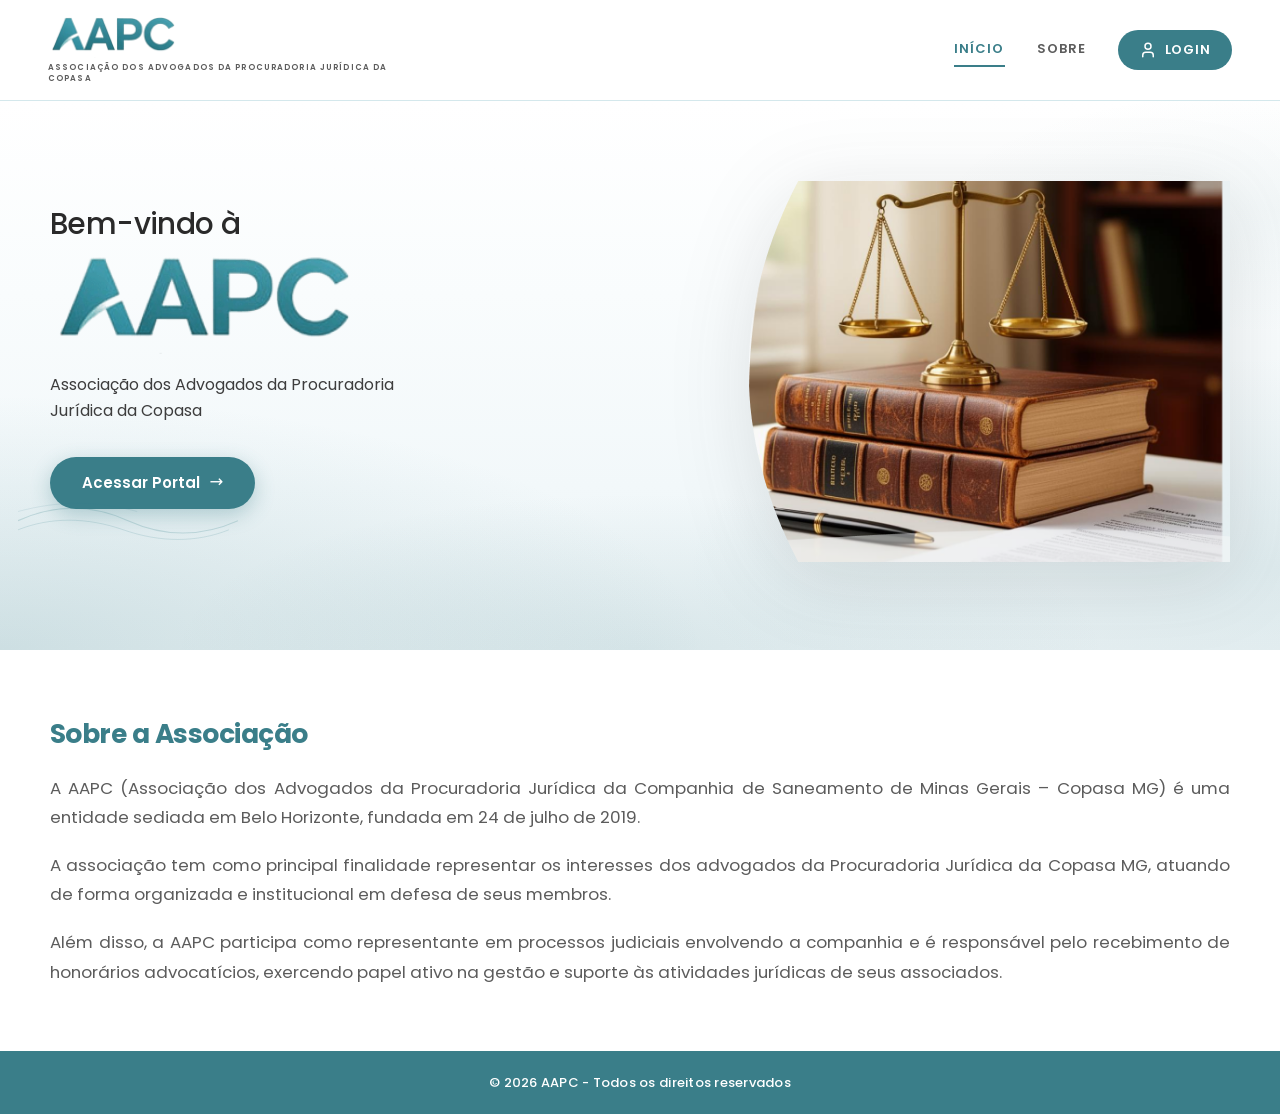
<file: Codigo/index.html>
<!DOCTYPE html>
<html lang="pt-BR">
  <head>
    <meta charset="UTF-8" />
    <meta name="viewport" content="width=device-width, initial-scale=1.0" />
    <title>AAPC — Início</title>
    <link rel="preconnect" href="https://fonts.googleapis.com" />
    <link rel="preconnect" href="https://fonts.gstatic.com" crossorigin />
    <link
      href="https://fonts.googleapis.com/css2?family=Poppins:wght@400;500;600;700&display=swap"
      rel="stylesheet"
    />
    <link rel="stylesheet" href="styles.css" />
  </head>
  <body>
    <svg
      class="hero__clip-defs"
      aria-hidden="true"
      focusable="false"
      width="0"
      height="0"
    >
      <defs>
        <clipPath id="heroPhotoWave" clipPathUnits="objectBoundingBox">
          <path
            d="M0.15,0 C0.02,0.33 0.02,0.67 0.15,1 L1,1 L1,0 Z"
          />
        </clipPath>
      </defs>
    </svg>
    <header class="navbar">
      <a class="navbar__brand" href="#inicio" aria-label="Ir para o início">
        <img
          class="navbar__logo-img"
          src="assets/logo2.png"
          alt="AAPC"
          width="200"
          height="56"
          decoding="async"
        />
        <span class="navbar__tagline"
          >Associação dos Advogados da Procuradoria Jurídica da Copasa</span
        >
      </a>
      <nav class="navbar__actions" aria-label="Principal">
        <a class="navbar__link navbar__link--active" href="#inicio">INÍCIO</a>
        <a class="navbar__link" href="#sobre">SOBRE</a>
        <a class="navbar__login" href="login.html">
          <svg
            class="navbar__login-icon"
            xmlns="http://www.w3.org/2000/svg"
            width="18"
            height="18"
            viewBox="0 0 24 24"
            fill="none"
            stroke="currentColor"
            stroke-width="2"
            stroke-linecap="round"
            stroke-linejoin="round"
            aria-hidden="true"
          >
            <path d="M19 21v-2a4 4 0 0 0-4-4H9a4 4 0 0 0-4 4v2" />
            <circle cx="12" cy="7" r="4" />
          </svg>
          LOGIN
        </a>
      </nav>
    </header>

    <div class="page-content">
      <main>
        <section class="hero" id="inicio" aria-labelledby="hero-title">
          <div class="hero__wave" aria-hidden="true"></div>
          <div class="hero__inner">
            <div class="hero__copy">
              <div class="hero__lines" aria-hidden="true"></div>
              <p class="hero__welcome">Bem-vindo à</p>
              <h1 class="hero__title" id="hero-title">
                <img
                  class="hero__logo-img"
                  src="assets/logo2.png"
                  alt="AAPC"
                  width="400"
                  height="112"
                  decoding="async"
                />
              </h1>
              <p class="hero__subtitle">
                Associação dos Advogados da Procuradoria Jurídica da Copasa
              </p>
              <a class="hero__cta" id="acesso" href="login.html">
                Acessar Portal
                <span class="hero__cta-arrow" aria-hidden="true">→</span>
              </a>
            </div>
            <div class="hero__media">
              <img
                class="hero__img"
                src="assets/hero-legal.png"
                alt="Balança da justiça sobre livros jurídicos, com caneta e documentos em ambiente de escritório"
                width="640"
                height="480"
                loading="lazy"
                decoding="async"
              />
            </div>
          </div>
        </section>

        <section id="sobre" class="about">
          <div class="about__inner">
            <h2 class="about__title">Sobre a Associação</h2>
            <p class="about__text">
              A AAPC (Associação dos Advogados da Procuradoria Jurídica da
              Companhia de Saneamento de Minas Gerais – Copasa MG) é uma entidade
              sediada em Belo Horizonte, fundada em 24 de julho de 2019.
            </p>
            <p class="about__text">
              A associação tem como principal finalidade representar os interesses
              dos advogados da Procuradoria Jurídica da Copasa MG, atuando de forma
              organizada e institucional em defesa de seus membros.
            </p>
            <p class="about__text">
              Além disso, a AAPC participa como representante em processos judiciais
              envolvendo a companhia e é responsável pelo recebimento de honorários
              advocatícios, exercendo papel ativo na gestão e suporte às
              atividades jurídicas de seus associados.
            </p>
          </div>
        </section>
      </main>
    </div>

    <footer class="footer">
      <p class="footer__text">© 2026 AAPC - Todos os direitos reservados</p>
    </footer>
  </body>
</html>
</file>
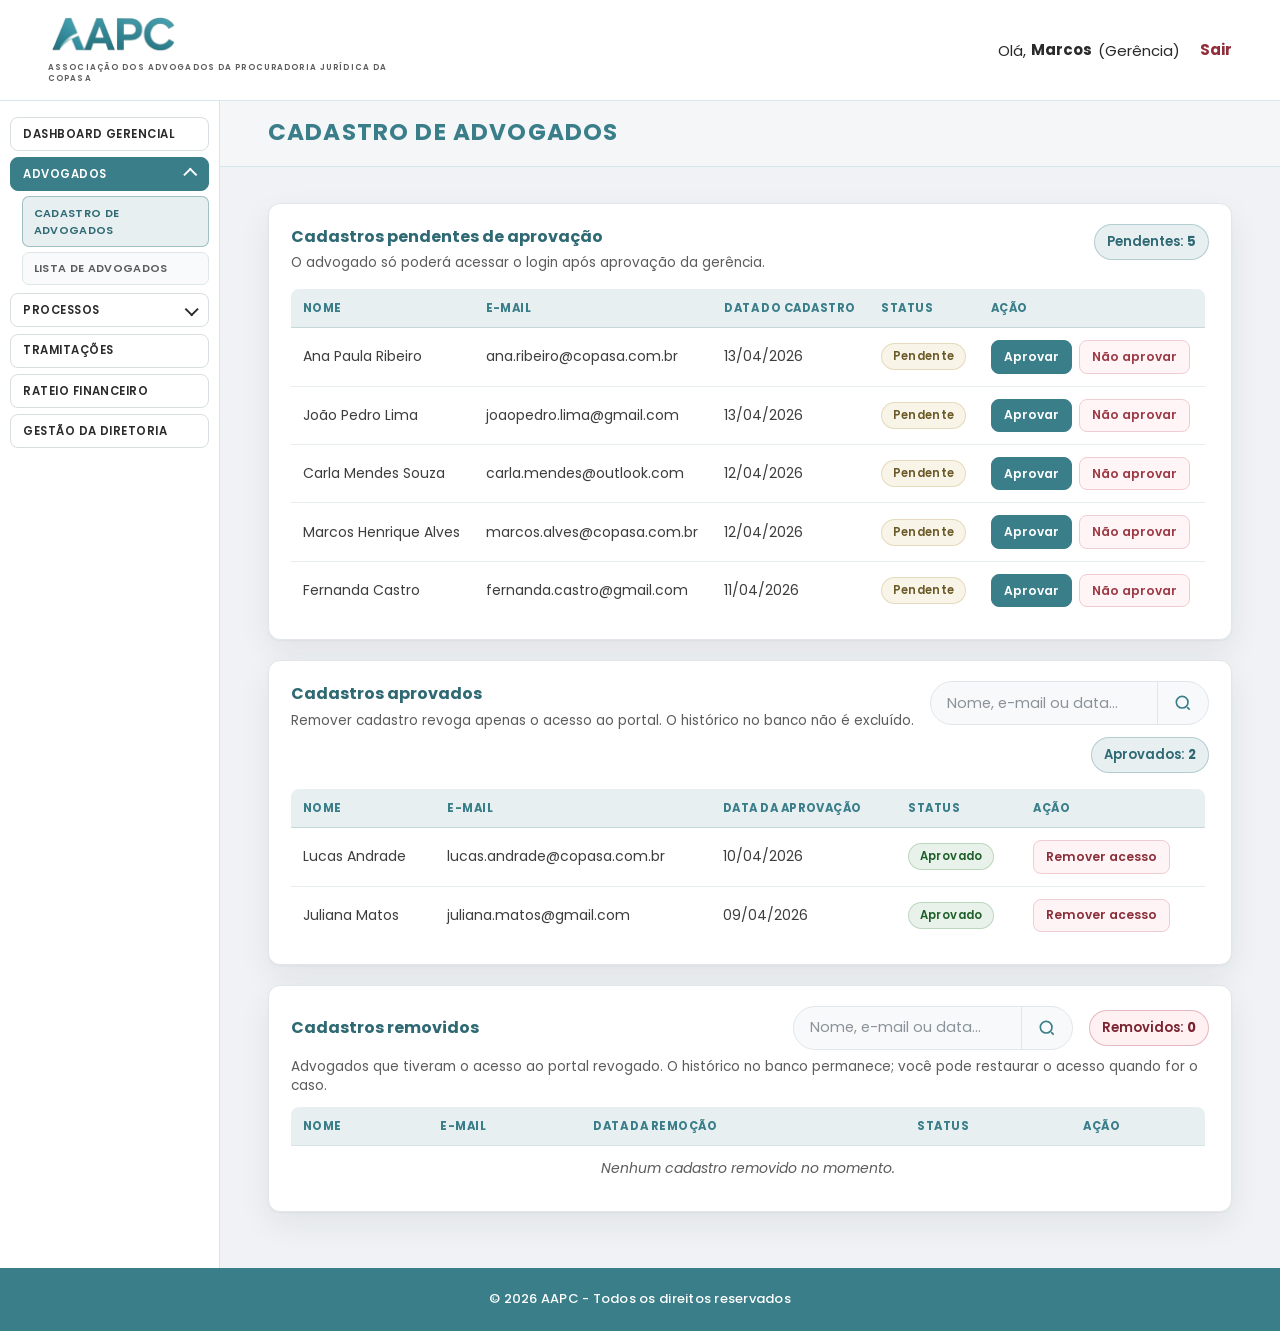
<file: Codigo/cadastro_advogado.html>
<!DOCTYPE html>
<html lang="pt-BR">
  <head>
    <meta charset="UTF-8" />
    <meta name="viewport" content="width=device-width, initial-scale=1.0" />
    <title>AAPC — Aprovação de cadastro de advogados</title>
    <link rel="preconnect" href="https://fonts.googleapis.com" />
    <link rel="preconnect" href="https://fonts.gstatic.com" crossorigin />
    <link
      href="https://fonts.googleapis.com/css2?family=Poppins:wght@400;500;600;700&display=swap"
      rel="stylesheet"
    />
    <link rel="stylesheet" href="styles.css" />
  </head>
  <body>
    <header class="navbar">
      <a class="navbar__brand" href="index.html#inicio" aria-label="Ir para o início">
        <img
          class="navbar__logo-img"
          src="assets/logo2.png"
          alt="AAPC"
          width="200"
          height="56"
          decoding="async"
        />
        <span class="navbar__tagline"
          >Associação dos Advogados da Procuradoria Jurídica da Copasa</span
        >
      </a>
      <nav class="navbar__userbar" aria-label="Sessão do usuário">
        <div class="navbar__session">
          <div class="navbar__greeting">
            Olá,
            <span class="navbar__dropdown">
              <button
                type="button"
                class="navbar__name-btn"
                id="user-menu-btn"
                aria-expanded="false"
                aria-haspopup="true"
                aria-controls="user-menu-panel"
              >
                <span class="navbar__user-name">Marcos</span>
              </button>
              <div
                class="navbar__dropdown-panel"
                id="user-menu-panel"
                role="menu"
                hidden
              >
                <div class="navbar__dropdown-email" role="none">
                  <span class="navbar__dropdown-label">E-mail</span>
                  <span class="navbar__dropdown-value"
                    >marcos.silva@copasa.com.br</span
                  >
                </div>
                <a class="navbar__dropdown-item" href="#" role="menuitem"
                  >Alterar dados</a
                >
                <a
                  class="navbar__dropdown-item navbar__dropdown-item--logout"
                  href="login.html"
                  role="menuitem"
                  >Sair</a
                >
              </div>
            </span>
            <span class="navbar__user-role">(Gerência)</span>
          </div>
          <a class="navbar__logout" href="login.html">Sair</a>
        </div>
      </nav>
    </header>

    <div class="page-content dashboard-layout">
      <aside class="dashboard-sidebar" aria-label="Navegação do portal">
        <nav class="dashboard-tabs" aria-label="Módulos do portal">
          <a class="dashboard-tabs__tab" href="dashboard_gerencial.html"
            >Dashboard gerencial</a
          >
          <div class="dashboard-nav-group dashboard-nav-group--advogados is-open">
            <button
              type="button"
              class="dashboard-tabs__tab dashboard-tabs__trigger dashboard-tabs__tab--active"
              aria-expanded="true"
              aria-current="page"
              aria-controls="submenu-advogados"
            >
              Advogados
            </button>
            <div class="dashboard-subtabs" id="submenu-advogados">
              <a
                class="dashboard-subtabs__item dashboard-subtabs__item--active"
                href="cadastro_advogado.html"
                aria-current="page"
                >Cadastro de advogados</a
              >
              <a class="dashboard-subtabs__item" href="lista_advogados.html"
                >Lista de advogados</a
              >
            </div>
          </div>
          <div class="dashboard-nav-group dashboard-nav-group--processos">
            <button
              type="button"
              class="dashboard-tabs__tab dashboard-tabs__trigger"
              aria-expanded="false"
              aria-controls="submenu-processos"
            >
              Processos
            </button>
            <div class="dashboard-subtabs" id="submenu-processos" hidden>
              <a class="dashboard-subtabs__item" href="cadastro_processo.html"
                >Cadastro de processo</a
              >
              <a class="dashboard-subtabs__item" href="processos.html"
                >Lista de processos</a
              >
            </div>
          </div>
          <a class="dashboard-tabs__tab" href="tramitacoes.html">Tramitações</a>
          <a class="dashboard-tabs__tab" href="#">Rateio financeiro</a>
          <a class="dashboard-tabs__tab" href="gestao_diretoria.html"
            >Gestão da diretoria</a
          >
        </nav>
      </aside>

      <div class="dashboard-shell">
        <div class="dashboard-pagehead">
          <div class="dashboard-pagehead__inner">
            <h1 class="dashboard-pagehead__title">Cadastro de advogados</h1>
          </div>
        </div>

        <main class="dashboard-main" id="conteudo-principal">
          <div class="dashboard-main__inner">
            <article class="dashboard-card cadastro-aprovacao-panel">
              <header class="cadastro-aprovacao-head">
                <div>
                  <h2 class="cadastro-aprovacao-head__title">Cadastros pendentes de aprovação</h2>
                  <p class="cadastro-aprovacao-head__text">
                    O advogado só poderá acessar o login após aprovação da gerência.
                  </p>
                </div>
                <p class="cadastro-aprovacao-head__count">
                  Pendentes: <strong id="pendentes-count">5</strong>
                </p>
              </header>

              <div class="dashboard-table-wrap">
                <table class="dashboard-table cadastro-aprovacao-table">
                  <thead>
                    <tr>
                      <th scope="col">Nome</th>
                      <th scope="col">E-mail</th>
                      <th scope="col">Data do cadastro</th>
                      <th scope="col">Status</th>
                      <th scope="col">Ação</th>
                    </tr>
                  </thead>
                  <tbody id="cadastro-aprovacao-body">
                    <tr>
                      <td>Ana Paula Ribeiro</td>
                      <td>ana.ribeiro@copasa.com.br</td>
                      <td>13/04/2026</td>
                      <td><span class="cadastro-status cadastro-status--pendente">Pendente</span></td>
                      <td>
                        <div class="cadastro-acoes">
                          <button type="button" class="cadastro-btn cadastro-btn--aprovar" data-acao="aprovar">
                            Aprovar
                          </button>
                          <button type="button" class="cadastro-btn cadastro-btn--reprovar" data-acao="reprovar">
                            Não aprovar
                          </button>
                        </div>
                      </td>
                    </tr>
                    <tr>
                      <td>João Pedro Lima</td>
                      <td>joaopedro.lima@gmail.com</td>
                      <td>13/04/2026</td>
                      <td><span class="cadastro-status cadastro-status--pendente">Pendente</span></td>
                      <td>
                        <div class="cadastro-acoes">
                          <button type="button" class="cadastro-btn cadastro-btn--aprovar" data-acao="aprovar">
                            Aprovar
                          </button>
                          <button type="button" class="cadastro-btn cadastro-btn--reprovar" data-acao="reprovar">
                            Não aprovar
                          </button>
                        </div>
                      </td>
                    </tr>
                    <tr>
                      <td>Carla Mendes Souza</td>
                      <td>carla.mendes@outlook.com</td>
                      <td>12/04/2026</td>
                      <td><span class="cadastro-status cadastro-status--pendente">Pendente</span></td>
                      <td>
                        <div class="cadastro-acoes">
                          <button type="button" class="cadastro-btn cadastro-btn--aprovar" data-acao="aprovar">
                            Aprovar
                          </button>
                          <button type="button" class="cadastro-btn cadastro-btn--reprovar" data-acao="reprovar">
                            Não aprovar
                          </button>
                        </div>
                      </td>
                    </tr>
                    <tr>
                      <td>Marcos Henrique Alves</td>
                      <td>marcos.alves@copasa.com.br</td>
                      <td>12/04/2026</td>
                      <td><span class="cadastro-status cadastro-status--pendente">Pendente</span></td>
                      <td>
                        <div class="cadastro-acoes">
                          <button type="button" class="cadastro-btn cadastro-btn--aprovar" data-acao="aprovar">
                            Aprovar
                          </button>
                          <button type="button" class="cadastro-btn cadastro-btn--reprovar" data-acao="reprovar">
                            Não aprovar
                          </button>
                        </div>
                      </td>
                    </tr>
                    <tr>
                      <td>Fernanda Castro</td>
                      <td>fernanda.castro@gmail.com</td>
                      <td>11/04/2026</td>
                      <td><span class="cadastro-status cadastro-status--pendente">Pendente</span></td>
                      <td>
                        <div class="cadastro-acoes">
                          <button type="button" class="cadastro-btn cadastro-btn--aprovar" data-acao="aprovar">
                            Aprovar
                          </button>
                          <button type="button" class="cadastro-btn cadastro-btn--reprovar" data-acao="reprovar">
                            Não aprovar
                          </button>
                        </div>
                      </td>
                    </tr>
                  </tbody>
                </table>
              </div>

              <p class="cadastro-aprovacao-feedback" id="cadastro-feedback" hidden></p>
            </article>

            <article class="dashboard-card cadastro-aprovacao-panel">
              <header class="cadastro-aprovacao-head cadastro-aprovacao-head--toolbar">
                <div>
                  <h2 class="cadastro-aprovacao-head__title">Cadastros aprovados</h2>
                  <p class="cadastro-aprovacao-head__text">
                    Remover cadastro revoga apenas o acesso ao portal. O histórico no banco não é excluído.
                  </p>
                </div>
                <div class="cadastro-aprovacao-toolbar">
                  <div class="processos-search cadastro-aprovacao-search" role="search">
                    <label class="visually-hidden" for="busca-aprovados"
                      >Buscar por nome, e-mail ou data</label
                    >
                    <input
                      class="processos-search__input"
                      type="search"
                      id="busca-aprovados"
                      name="q_aprovados"
                      placeholder="Nome, e-mail ou data…"
                      autocomplete="off"
                    />
                    <button
                      type="button"
                      class="processos-search__submit"
                      id="busca-aprovados-btn"
                      aria-label="Buscar"
                    >
                      <svg
                        width="20"
                        height="20"
                        viewBox="0 0 24 24"
                        fill="none"
                        stroke="currentColor"
                        stroke-width="2"
                        aria-hidden="true"
                      >
                        <circle cx="11" cy="11" r="7" />
                        <path d="M20 20l-3-3" />
                      </svg>
                    </button>
                  </div>
                  <p class="cadastro-aprovacao-head__count">
                    Aprovados: <strong id="aprovados-count">2</strong>
                  </p>
                </div>
              </header>

              <div class="dashboard-table-wrap">
                <table class="dashboard-table cadastro-aprovacao-table">
                  <thead>
                    <tr>
                      <th scope="col">Nome</th>
                      <th scope="col">E-mail</th>
                      <th scope="col">Data da aprovação</th>
                      <th scope="col">Status</th>
                      <th scope="col">Ação</th>
                    </tr>
                  </thead>
                  <tbody id="cadastro-aprovados-body">
                    <tr>
                      <td>Lucas Andrade</td>
                      <td>lucas.andrade@copasa.com.br</td>
                      <td>10/04/2026</td>
                      <td><span class="cadastro-status cadastro-status--aprovado">Aprovado</span></td>
                      <td>
                        <div class="cadastro-acoes">
                          <button type="button" class="cadastro-btn cadastro-btn--remover" data-acao="remover-acesso">
                            Remover acesso
                          </button>
                        </div>
                      </td>
                    </tr>
                    <tr>
                      <td>Juliana Matos</td>
                      <td>juliana.matos@gmail.com</td>
                      <td>09/04/2026</td>
                      <td><span class="cadastro-status cadastro-status--aprovado">Aprovado</span></td>
                      <td>
                        <div class="cadastro-acoes">
                          <button type="button" class="cadastro-btn cadastro-btn--remover" data-acao="remover-acesso">
                            Remover acesso
                          </button>
                        </div>
                      </td>
                    </tr>
                  </tbody>
                </table>
              </div>
            </article>

            <article class="dashboard-card cadastro-aprovacao-panel">
              <header class="cadastro-aprovacao-head cadastro-aprovacao-head--removidos">
                <div class="cadastro-aprovacao-head__removidos-top">
                  <h2 class="cadastro-aprovacao-head__title">Cadastros removidos</h2>
                  <div class="cadastro-aprovacao-toolbar">
                    <div class="processos-search cadastro-aprovacao-search" role="search">
                      <label class="visually-hidden" for="busca-removidos"
                        >Buscar por nome, e-mail ou data</label
                      >
                      <input
                        class="processos-search__input"
                        type="search"
                        id="busca-removidos"
                        name="q_removidos"
                        placeholder="Nome, e-mail ou data…"
                        autocomplete="off"
                      />
                      <button
                        type="button"
                        class="processos-search__submit"
                        id="busca-removidos-btn"
                        aria-label="Buscar"
                      >
                        <svg
                          width="20"
                          height="20"
                          viewBox="0 0 24 24"
                          fill="none"
                          stroke="currentColor"
                          stroke-width="2"
                          aria-hidden="true"
                        >
                          <circle cx="11" cy="11" r="7" />
                          <path d="M20 20l-3-3" />
                        </svg>
                      </button>
                    </div>
                    <p class="cadastro-aprovacao-head__count cadastro-aprovacao-head__count--removidos">
                      Removidos: <strong id="removidos-count">0</strong>
                    </p>
                  </div>
                </div>
                <p class="cadastro-aprovacao-head__text">
                  Advogados que tiveram o acesso ao portal revogado. O histórico no banco permanece; você pode
                  restaurar o acesso quando for o caso.
                </p>
              </header>

              <div class="dashboard-table-wrap">
                <table class="dashboard-table cadastro-aprovacao-table">
                  <thead>
                    <tr>
                      <th scope="col">Nome</th>
                      <th scope="col">E-mail</th>
                      <th scope="col">Data da remoção</th>
                      <th scope="col">Status</th>
                      <th scope="col">Ação</th>
                    </tr>
                  </thead>
                  <tbody id="cadastro-removidos-body">
                    <tr class="cadastro-aprovacao-empty-row">
                      <td colspan="5" class="cadastro-aprovacao-empty">
                        Nenhum cadastro removido no momento.
                      </td>
                    </tr>
                  </tbody>
                </table>
              </div>
            </article>
          </div>
        </main>
      </div>
    </div>

    <footer class="footer">
      <p class="footer__text">© 2026 AAPC - Todos os direitos reservados</p>
    </footer>

    <script>
      (function () {
        var root = document.querySelector(".navbar__dropdown");
        var btn = document.getElementById("user-menu-btn");
        var panel = document.getElementById("user-menu-panel");
        if (!root || !btn || !panel) return;

        function setOpen(open) {
          panel.hidden = !open;
          btn.setAttribute("aria-expanded", open ? "true" : "false");
        }

        btn.addEventListener("click", function (e) {
          e.stopPropagation();
          setOpen(panel.hidden);
        });

        document.addEventListener("click", function (e) {
          if (!root.contains(e.target)) setOpen(false);
        });

        document.addEventListener("keydown", function (e) {
          if (e.key === "Escape") setOpen(false);
        });
      })();
    </script>
    <script>
      (function () {
        var nav = document.querySelector(".dashboard-sidebar nav.dashboard-tabs");
        if (!nav) return;
        var groups = nav.querySelectorAll(".dashboard-nav-group");

        function closeGroup(group) {
          var trigger = group.querySelector(".dashboard-tabs__trigger");
          var submenu = group.querySelector(".dashboard-subtabs");
          if (!trigger || !submenu) return;
          group.classList.remove("is-open");
          submenu.hidden = true;
          trigger.setAttribute("aria-expanded", "false");
        }

        function openGroup(group) {
          var trigger = group.querySelector(".dashboard-tabs__trigger");
          var submenu = group.querySelector(".dashboard-subtabs");
          if (!trigger || !submenu) return;
          group.classList.add("is-open");
          submenu.hidden = false;
          trigger.setAttribute("aria-expanded", "true");
        }

        function closeOthers(except) {
          groups.forEach(function (g) {
            if (g !== except) closeGroup(g);
          });
        }

        groups.forEach(function (group) {
          var trigger = group.querySelector(".dashboard-tabs__trigger");
          var submenu = group.querySelector(".dashboard-subtabs");
          if (!trigger || !submenu) return;

          if (group.classList.contains("is-open")) {
            openGroup(group);
          } else {
            closeGroup(group);
          }

          trigger.addEventListener("click", function (e) {
            e.preventDefault();
            if (submenu.hidden) {
              closeOthers(group);
              openGroup(group);
            } else {
              closeGroup(group);
            }
          });
        });
      })();
    </script>
    <script>
      (function () {
        var tbody = document.getElementById("cadastro-aprovacao-body");
        var approvedBody = document.getElementById("cadastro-aprovados-body");
        var removedBody = document.getElementById("cadastro-removidos-body");
        var count = document.getElementById("pendentes-count");
        var approvedCount = document.getElementById("aprovados-count");
        var removidosCount = document.getElementById("removidos-count");
        var feedback = document.getElementById("cadastro-feedback");
        var buscaAprovados = document.getElementById("busca-aprovados");
        var buscaAprovadosBtn = document.getElementById("busca-aprovados-btn");
        var buscaRemovidos = document.getElementById("busca-removidos");
        var buscaRemovidosBtn = document.getElementById("busca-removidos-btn");
        if (!tbody || !approvedBody || !removedBody || !count || !approvedCount || !removidosCount || !feedback)
          return;

        function getDataRows(targetBody) {
          return targetBody.querySelectorAll("tr:not(.cadastro-aprovacao-empty-row)");
        }

        function refreshPendingCount() {
          var total = getDataRows(tbody).length;
          count.textContent = String(total);
          if (total === 0 && !tbody.querySelector(".cadastro-aprovacao-empty-row")) {
            tbody.innerHTML =
              '<tr class="cadastro-aprovacao-empty-row"><td colspan="5" class="cadastro-aprovacao-empty">Nenhum cadastro pendente no momento.</td></tr>';
          }
        }

        function refreshApprovedCount() {
          var total = getDataRows(approvedBody).length;
          approvedCount.textContent = String(total);
          if (
            total === 0 &&
            !approvedBody.querySelector(".cadastro-aprovacao-empty-row")
          ) {
            approvedBody.innerHTML =
              '<tr class="cadastro-aprovacao-empty-row"><td colspan="5" class="cadastro-aprovacao-empty">Nenhum cadastro aprovado no momento.</td></tr>';
          }
        }

        function refreshRemovedCount() {
          var total = getDataRows(removedBody).length;
          removidosCount.textContent = String(total);
          if (
            total === 0 &&
            !removedBody.querySelector(".cadastro-aprovacao-empty-row")
          ) {
            removedBody.innerHTML =
              '<tr class="cadastro-aprovacao-empty-row"><td colspan="5" class="cadastro-aprovacao-empty">Nenhum cadastro removido no momento.</td></tr>';
          }
        }

        function filtrarAprovados() {
          if (!buscaAprovados) return;
          var q = buscaAprovados.value.trim().toLowerCase();
          var rows = approvedBody.querySelectorAll("tr:not(.cadastro-aprovacao-empty-row)");
          rows.forEach(function (row) {
            var nome = row.children[0] ? row.children[0].textContent.trim() : "";
            var email = row.children[1] ? row.children[1].textContent.trim() : "";
            var data = row.children[2] ? row.children[2].textContent.trim() : "";
            var dataNorm = data.replace(/\//g, "");
            var qNorm = q.replace(/\//g, "");
            var haystack = (nome + " " + email + " " + data).toLowerCase();
            var match =
              !q ||
              haystack.indexOf(q) !== -1 ||
              dataNorm.indexOf(qNorm) !== -1;
            row.style.display = match ? "" : "none";
          });
        }

        function filtrarRemovidos() {
          if (!buscaRemovidos) return;
          var q = buscaRemovidos.value.trim().toLowerCase();
          var rows = removedBody.querySelectorAll("tr:not(.cadastro-aprovacao-empty-row)");
          rows.forEach(function (row) {
            var nome = row.children[0] ? row.children[0].textContent.trim() : "";
            var email = row.children[1] ? row.children[1].textContent.trim() : "";
            var data = row.children[2] ? row.children[2].textContent.trim() : "";
            var dataNorm = data.replace(/\//g, "");
            var qNorm = q.replace(/\//g, "");
            var haystack = (nome + " " + email + " " + data).toLowerCase();
            var match =
              !q ||
              haystack.indexOf(q) !== -1 ||
              dataNorm.indexOf(qNorm) !== -1;
            row.style.display = match ? "" : "none";
          });
        }

        if (buscaAprovados) {
          buscaAprovados.addEventListener("input", filtrarAprovados);
        }
        if (buscaAprovadosBtn) {
          buscaAprovadosBtn.addEventListener("click", filtrarAprovados);
        }
        if (buscaRemovidos) {
          buscaRemovidos.addEventListener("input", filtrarRemovidos);
        }
        if (buscaRemovidosBtn) {
          buscaRemovidosBtn.addEventListener("click", filtrarRemovidos);
        }

        function showMessage(text, approved) {
          feedback.hidden = false;
          feedback.textContent = text;
          feedback.className =
            "cadastro-aprovacao-feedback " +
            (approved
              ? "cadastro-aprovacao-feedback--ok"
              : "cadastro-aprovacao-feedback--warn");
        }

        function createApprovedRow(nome, email, dataAprovacao) {
          var row = document.createElement("tr");
          var dataStr = dataAprovacao || new Date().toLocaleDateString("pt-BR");
          row.innerHTML =
            "<td>" +
            nome +
            "</td>" +
            "<td>" +
            email +
            "</td>" +
            "<td>" +
            dataStr +
            "</td>" +
            '<td><span class="cadastro-status cadastro-status--aprovado">Aprovado</span></td>' +
            '<td><div class="cadastro-acoes"><button type="button" class="cadastro-btn cadastro-btn--remover" data-acao="remover-acesso">Remover acesso</button></div></td>';
          return row;
        }

        function createRemovedRow(nome, email, dataAprovacaoOriginal) {
          var row = document.createElement("tr");
          var dataRemocao = new Date().toLocaleDateString("pt-BR");
          row.setAttribute("data-data-aprovacao", dataAprovacaoOriginal);
          row.innerHTML =
            "<td>" +
            nome +
            "</td>" +
            "<td>" +
            email +
            "</td>" +
            "<td>" +
            dataRemocao +
            "</td>" +
            '<td><span class="cadastro-status cadastro-status--removido">Removido</span></td>' +
            '<td><div class="cadastro-acoes"><button type="button" class="cadastro-btn cadastro-btn--restaurar" data-acao="restaurar-acesso">Restaurar acesso</button></div></td>';
          return row;
        }

        tbody.addEventListener("click", function (e) {
          var actionBtn = e.target.closest("[data-acao]");
          if (!actionBtn) return;
          var row = actionBtn.closest("tr");
          if (!row) return;

          var nameCell = row.children[0];
          var emailCell = row.children[1];
          var nome = nameCell ? nameCell.textContent.trim() : "Cadastro";
          var email = emailCell ? emailCell.textContent.trim() : "";
          var approved = actionBtn.getAttribute("data-acao") === "aprovar";

          var pendingEmpty = tbody.querySelector(".cadastro-aprovacao-empty-row");
          if (pendingEmpty) pendingEmpty.remove();
          if (approved) {
            var approvedEmpty = approvedBody.querySelector(".cadastro-aprovacao-empty-row");
            if (approvedEmpty) approvedEmpty.remove();
            approvedBody.prepend(createApprovedRow(nome, email));
            filtrarAprovados();
          }
          row.remove();
          refreshPendingCount();
          refreshApprovedCount();
          if (approved) {
            showMessage("Cadastro aprovado: " + nome + " (" + email + ").", true);
          } else {
            showMessage("Cadastro não aprovado: " + nome + " (" + email + ").", false);
          }
        });

        approvedBody.addEventListener("click", function (e) {
          var removeBtn = e.target.closest('[data-acao="remover-acesso"]');
          if (!removeBtn) return;
          var row = removeBtn.closest("tr");
          if (!row) return;
          var nome = row.children[0] ? row.children[0].textContent.trim() : "Advogado";
          var email = row.children[1] ? row.children[1].textContent.trim() : "";
          var dataAprov = row.children[2] ? row.children[2].textContent.trim() : "";
          var removedEmpty = removedBody.querySelector(".cadastro-aprovacao-empty-row");
          if (removedEmpty) removedEmpty.remove();
          removedBody.prepend(createRemovedRow(nome, email, dataAprov));
          row.remove();
          refreshApprovedCount();
          refreshRemovedCount();
          filtrarAprovados();
          filtrarRemovidos();
          showMessage(
            "Acesso removido: " + nome + " (" + email + "). O histórico no banco foi preservado.",
            false
          );
        });

        removedBody.addEventListener("click", function (e) {
          var restoreBtn = e.target.closest('[data-acao="restaurar-acesso"]');
          if (!restoreBtn) return;
          var row = restoreBtn.closest("tr");
          if (!row) return;
          var nome = row.children[0] ? row.children[0].textContent.trim() : "Advogado";
          var email = row.children[1] ? row.children[1].textContent.trim() : "";
          var dataAprovSalva = row.getAttribute("data-data-aprovacao") || "";
          var approvedEmpty = approvedBody.querySelector(".cadastro-aprovacao-empty-row");
          if (approvedEmpty) approvedEmpty.remove();
          approvedBody.prepend(createApprovedRow(nome, email, dataAprovSalva));
          row.remove();
          refreshApprovedCount();
          refreshRemovedCount();
          filtrarAprovados();
          filtrarRemovidos();
          showMessage("Acesso restaurado: " + nome + " (" + email + ").", true);
        });
      })();
    </script>
  </body>
</html>
</file>
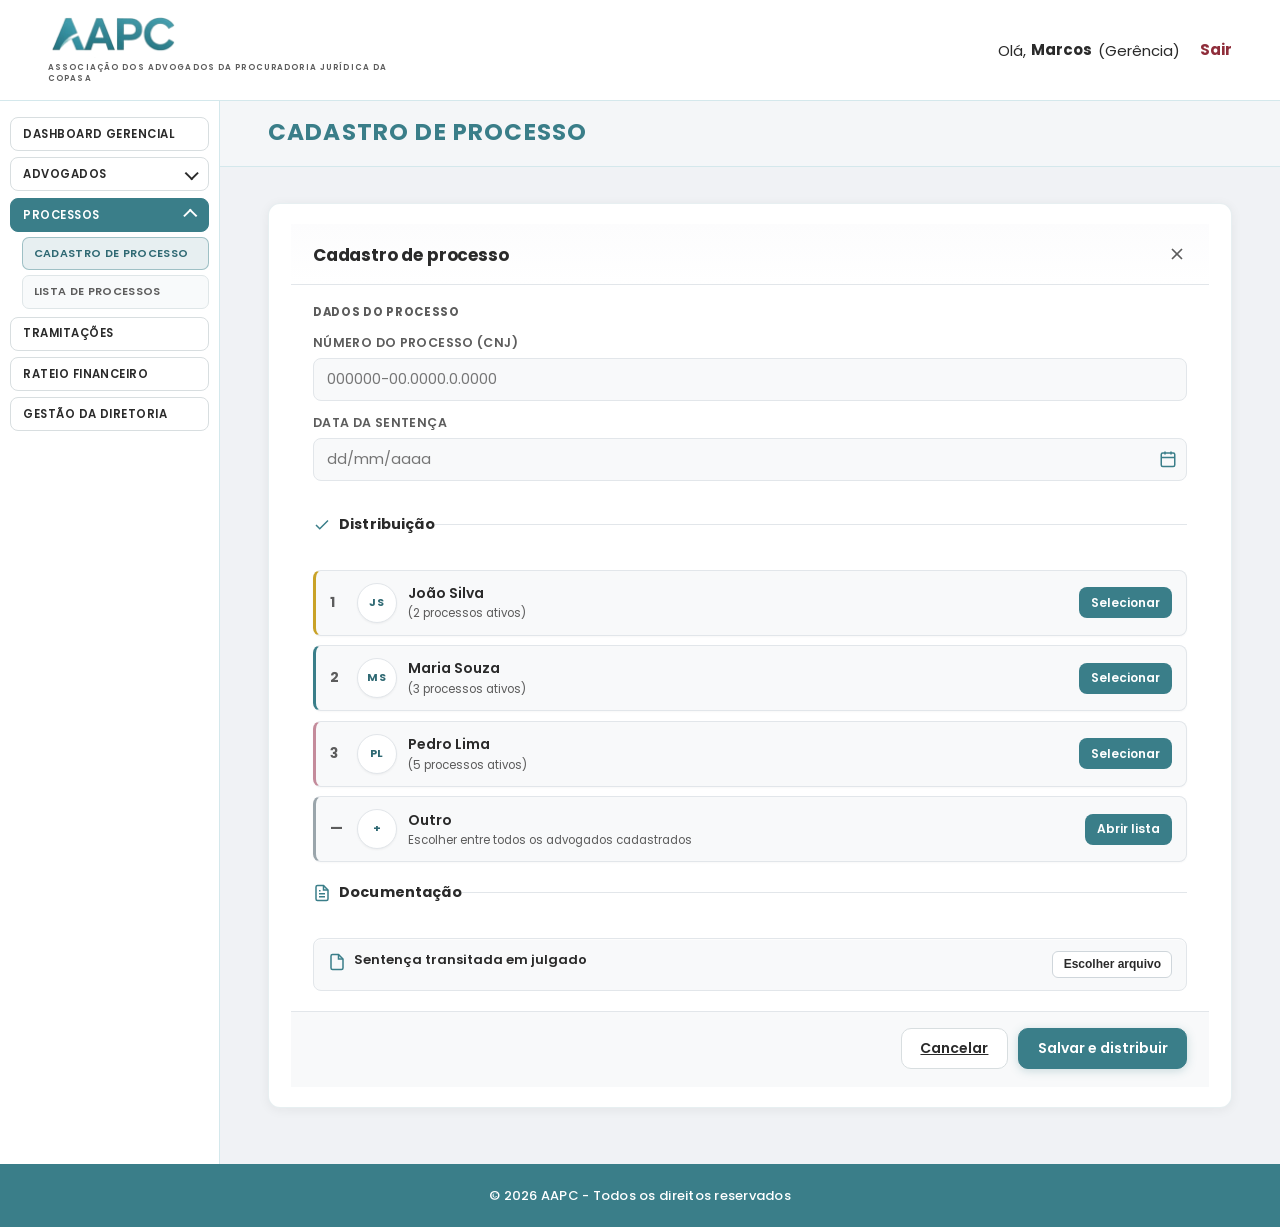
<file: Codigo/cadastro_processo.html>
<!DOCTYPE html>
<html lang="pt-BR">
  <head>
    <meta charset="UTF-8" />
    <meta name="viewport" content="width=device-width, initial-scale=1.0" />
    <title>AAPC — Cadastro de processo</title>
    <link rel="preconnect" href="https://fonts.googleapis.com" />
    <link rel="preconnect" href="https://fonts.gstatic.com" crossorigin />
    <link
      href="https://fonts.googleapis.com/css2?family=Poppins:wght@400;500;600;700&display=swap"
      rel="stylesheet"
    />
    <link rel="stylesheet" href="styles.css" />
  </head>
  <body>
    <header class="navbar">
      <a class="navbar__brand" href="index.html#inicio" aria-label="Ir para o início">
        <img
          class="navbar__logo-img"
          src="assets/logo2.png"
          alt="AAPC"
          width="200"
          height="56"
          decoding="async"
        />
        <span class="navbar__tagline"
          >Associação dos Advogados da Procuradoria Jurídica da Copasa</span
        >
      </a>
      <nav class="navbar__userbar" aria-label="Sessão do usuário">
        <div class="navbar__session">
          <div class="navbar__greeting">
            Olá,
            <span class="navbar__dropdown">
              <button
                type="button"
                class="navbar__name-btn"
                id="user-menu-btn"
                aria-expanded="false"
                aria-haspopup="true"
                aria-controls="user-menu-panel"
              >
                <span class="navbar__user-name">Marcos</span>
              </button>
              <div
                class="navbar__dropdown-panel"
                id="user-menu-panel"
                role="menu"
                hidden
              >
                <div class="navbar__dropdown-email" role="none">
                  <span class="navbar__dropdown-label">E-mail</span>
                  <span class="navbar__dropdown-value"
                    >marcos.silva@copasa.com.br</span
                  >
                </div>
                <a class="navbar__dropdown-item" href="#" role="menuitem"
                  >Alterar dados</a
                >
                <a
                  class="navbar__dropdown-item navbar__dropdown-item--logout"
                  href="login.html"
                  role="menuitem"
                  >Sair</a
                >
              </div>
            </span>
            <span class="navbar__user-role">(Gerência)</span>
          </div>
          <a class="navbar__logout" href="login.html">Sair</a>
        </div>
      </nav>
    </header>

    <div class="page-content dashboard-layout">
      <aside class="dashboard-sidebar" aria-label="Navegação do portal">
        <nav class="dashboard-tabs" aria-label="Módulos do portal">
          <a class="dashboard-tabs__tab" href="dashboard_gerencial.html"
            >Dashboard gerencial</a
          >
          <div class="dashboard-nav-group dashboard-nav-group--advogados">
            <button
              type="button"
              class="dashboard-tabs__tab dashboard-tabs__trigger"
              aria-expanded="false"
              aria-controls="submenu-advogados"
            >
              Advogados
            </button>
            <div class="dashboard-subtabs" id="submenu-advogados" hidden>
              <a class="dashboard-subtabs__item" href="cadastro_advogado.html"
                >Cadastro de advogados</a
              >
              <a class="dashboard-subtabs__item" href="lista_advogados.html"
                >Lista de advogados</a
              >
            </div>
          </div>
          <div class="dashboard-nav-group dashboard-nav-group--processos is-open">
            <button
              type="button"
              class="dashboard-tabs__tab dashboard-tabs__trigger dashboard-tabs__tab--active"
              aria-expanded="true"
              aria-current="page"
              aria-controls="submenu-processos"
            >
              Processos
            </button>
            <div class="dashboard-subtabs" id="submenu-processos">
              <a
                class="dashboard-subtabs__item dashboard-subtabs__item--active"
                href="cadastro_processo.html"
                aria-current="page"
                >Cadastro de processo</a
              >
              <a class="dashboard-subtabs__item" href="processos.html"
                >Lista de processos</a
              >
            </div>
          </div>
          <a class="dashboard-tabs__tab" href="tramitacoes.html">Tramitações</a>
          <a class="dashboard-tabs__tab" href="#">Rateio financeiro</a>
          <a class="dashboard-tabs__tab" href="gestao_diretoria.html"
            >Gestão da diretoria</a
          >
        </nav>
      </aside>

      <div class="dashboard-shell">
        <div class="dashboard-pagehead">
          <div class="dashboard-pagehead__inner">
            <h1 class="dashboard-pagehead__title">Cadastro de processo</h1>
          </div>
        </div>

        <main class="dashboard-main" id="conteudo-principal">
          <div class="dashboard-main__inner">
            <article class="dashboard-card">
              <header class="modal__header">
                <h2 class="modal__title">Cadastro de processo</h2>
                <a href="processos.html" class="modal__close" aria-label="Fechar e voltar">
                  <svg
                    width="20"
                    height="20"
                    viewBox="0 0 24 24"
                    fill="none"
                    stroke="currentColor"
                    stroke-width="2"
                    aria-hidden="true"
                  >
                    <path d="M18 6L6 18M6 6l12 12" />
                  </svg>
                </a>
              </header>

              <form id="cadastro-processo-form">
                <input type="hidden" name="advogado_distribuicao" id="advogado-distribuicao" value="" />
                <div class="modal__body">
                  <fieldset class="modal__block">
                    <legend class="modal__block-title">Dados do processo</legend>

                    <div class="modal__field">
                      <label class="modal__label" for="cp-numero"
                        >Número do processo (CNJ)</label
                      >
                      <input
                        class="modal__input"
                        type="text"
                        id="cp-numero"
                        name="numero_processo"
                        placeholder="000000-00.0000.0.0000"
                        required
                      />
                    </div>

                    <div class="modal__field">
                      <label class="modal__label" for="cp-data-sentenca"
                        >Data da sentença</label
                      >
                      <div class="modal__input-wrap--date">
                        <input
                          class="modal__input modal__input--date-text"
                          type="text"
                          id="cp-data-sentenca"
                          name="data_sentenca"
                          placeholder="dd/mm/aaaa"
                        />
                        <span class="modal__input-date-icon" aria-hidden="true">
                          <svg
                            width="18"
                            height="18"
                            viewBox="0 0 24 24"
                            fill="none"
                            stroke="currentColor"
                            stroke-width="2"
                          >
                            <rect x="3" y="4" width="18" height="18" rx="2" />
                            <path d="M16 2v4M8 2v4M3 10h18" />
                          </svg>
                        </span>
                      </div>
                    </div>
                  </fieldset>

                  <fieldset class="modal__block modal__block--lined">
                    <legend class="modal__heading-with-icon">
                      <svg
                        class="modal__heading-icon"
                        width="18"
                        height="18"
                        viewBox="0 0 24 24"
                        fill="none"
                        stroke="currentColor"
                        stroke-width="2"
                        aria-hidden="true"
                      >
                        <path d="M20 6L9 17l-5-5" />
                      </svg>
                      Distribuição
                    </legend>

                    <ul class="modal-suggest-list">
                      <li class="modal-suggest modal-suggest--yellow">
                        <span class="modal-suggest__rank">1</span>
                        <span class="modal-suggest__avatar">JS</span>
                        <span class="modal-suggest__text">
                          <strong class="modal-suggest__name">João Silva</strong>
                          <span class="modal-suggest__meta">(2 processos ativos)</span>
                        </span>
                        <button type="button" class="modal-suggest__btn">Selecionar</button>
                      </li>
                      <li class="modal-suggest modal-suggest--blue">
                        <span class="modal-suggest__rank">2</span>
                        <span class="modal-suggest__avatar">MS</span>
                        <span class="modal-suggest__text">
                          <strong class="modal-suggest__name">Maria Souza</strong>
                          <span class="modal-suggest__meta">(3 processos ativos)</span>
                        </span>
                        <button type="button" class="modal-suggest__btn">Selecionar</button>
                      </li>
                      <li class="modal-suggest modal-suggest--pink">
                        <span class="modal-suggest__rank">3</span>
                        <span class="modal-suggest__avatar">PL</span>
                        <span class="modal-suggest__text">
                          <strong class="modal-suggest__name">Pedro Lima</strong>
                          <span class="modal-suggest__meta">(5 processos ativos)</span>
                        </span>
                        <button type="button" class="modal-suggest__btn">Selecionar</button>
                      </li>
                      <li class="modal-suggest modal-suggest--outro">
                        <span class="modal-suggest__rank" aria-hidden="true">—</span>
                        <span class="modal-suggest__avatar modal-suggest__avatar--outro">+</span>
                        <span class="modal-suggest__text">
                          <strong class="modal-suggest__name">Outro</strong>
                          <span class="modal-suggest__meta">Escolher entre todos os advogados cadastrados</span>
                        </span>
                        <button
                          type="button"
                          class="modal-suggest__btn"
                          id="btn-distribuicao-outro"
                          aria-expanded="false"
                          aria-controls="distribuicao-outro-panel"
                        >
                          Abrir lista
                        </button>
                      </li>
                    </ul>

                    <div
                      class="distribuicao-outro-panel"
                      id="distribuicao-outro-panel"
                      role="region"
                      aria-label="Lista completa de advogados"
                      hidden
                    >
                      <label class="visually-hidden" for="distribuicao-busca">Buscar advogado por nome</label>
                      <input
                        type="search"
                        id="distribuicao-busca"
                        class="distribuicao-outro-search"
                        placeholder="Buscar por nome…"
                        autocomplete="off"
                      />
                      <ul class="distribuicao-outro-list" id="distribuicao-outro-list" role="listbox" aria-label="Advogados cadastrados"></ul>
                      <p class="distribuicao-outro-hint" id="distribuicao-outro-empty" hidden>
                        Nenhum advogado encontrado com esse nome.
                      </p>
                      <p class="distribuicao-outro-selecao" id="distribuicao-outro-selecao" hidden></p>
                    </div>
                  </fieldset>

                  <fieldset class="modal__block modal__block--lined">
                    <legend class="modal__heading-with-icon">
                      <svg
                        class="modal__heading-icon"
                        width="18"
                        height="18"
                        viewBox="0 0 24 24"
                        fill="none"
                        stroke="currentColor"
                        stroke-width="2"
                        aria-hidden="true"
                      >
                        <path d="M14 2H6a2 2 0 0 0-2 2v16a2 2 0 0 0 2 2h12a2 2 0 0 0 2-2V8z" />
                        <path d="M14 2v6h6" />
                        <path d="M16 13H8M16 17H8M10 9H8" />
                      </svg>
                      Documentação
                    </legend>

                    <div class="modal-upload-row modal-upload-row--no-select">
                      <div class="modal-upload-row__lead">
                        <span class="modal-upload-row__doc-ic" aria-hidden="true">
                          <svg
                            width="18"
                            height="18"
                            viewBox="0 0 24 24"
                            fill="none"
                            stroke="currentColor"
                            stroke-width="2"
                          >
                            <path d="M14 2H6a2 2 0 0 0-2 2v16a2 2 0 0 0 2 2h12a2 2 0 0 0 2-2V8z" />
                            <path d="M14 2v6h6" />
                          </svg>
                        </span>
                        <span class="modal-upload-row__label">Sentença transitada em julgado</span>
                      </div>
                      <div class="modal-upload-row__file">
                        <input id="cp-upload-sentenca" type="file" class="visually-hidden" />
                        <button
                          type="button"
                          class="modal-upload-row__choose"
                          data-file-trigger="cp-upload-sentenca"
                        >
                          Escolher arquivo
                        </button>
                        <span
                          class="modal-upload-row__filename"
                          id="cp-upload-sentenca-label"
                          aria-live="polite"
                        ></span>
                      </div>
                    </div>
                  </fieldset>
                </div>

                <footer class="modal__footer">
                  <a href="processos.html" class="modal__btn modal__btn--ghost">Cancelar</a>
                  <button type="submit" class="modal__btn modal__btn--primary">
                    Salvar e distribuir
                  </button>
                </footer>
              </form>
            </article>
          </div>
        </main>
      </div>
    </div>

    <footer class="footer">
      <p class="footer__text">© 2026 AAPC - Todos os direitos reservados</p>
    </footer>

    <script>
      (function () {
        var root = document.querySelector(".navbar__dropdown");
        var btn = document.getElementById("user-menu-btn");
        var panel = document.getElementById("user-menu-panel");
        if (!root || !btn || !panel) return;

        function setOpen(open) {
          panel.hidden = !open;
          btn.setAttribute("aria-expanded", open ? "true" : "false");
        }

        btn.addEventListener("click", function (e) {
          e.stopPropagation();
          setOpen(panel.hidden);
        });

        document.addEventListener("click", function (e) {
          if (!root.contains(e.target)) setOpen(false);
        });

        document.addEventListener("keydown", function (e) {
          if (e.key === "Escape") setOpen(false);
        });
      })();
    </script>
    <script>
      (function () {
        var nav = document.querySelector(".dashboard-sidebar nav.dashboard-tabs");
        if (!nav) return;
        var groups = nav.querySelectorAll(".dashboard-nav-group");

        function closeGroup(group) {
          var trigger = group.querySelector(".dashboard-tabs__trigger");
          var submenu = group.querySelector(".dashboard-subtabs");
          if (!trigger || !submenu) return;
          group.classList.remove("is-open");
          submenu.hidden = true;
          trigger.setAttribute("aria-expanded", "false");
        }

        function openGroup(group) {
          var trigger = group.querySelector(".dashboard-tabs__trigger");
          var submenu = group.querySelector(".dashboard-subtabs");
          if (!trigger || !submenu) return;
          group.classList.add("is-open");
          submenu.hidden = false;
          trigger.setAttribute("aria-expanded", "true");
        }

        function closeOthers(except) {
          groups.forEach(function (g) {
            if (g !== except) closeGroup(g);
          });
        }

        groups.forEach(function (group) {
          var trigger = group.querySelector(".dashboard-tabs__trigger");
          var submenu = group.querySelector(".dashboard-subtabs");
          if (!trigger || !submenu) return;

          if (group.classList.contains("is-open")) {
            openGroup(group);
          } else {
            closeGroup(group);
          }

          trigger.addEventListener("click", function (e) {
            e.preventDefault();
            if (submenu.hidden) {
              closeOthers(group);
              openGroup(group);
            } else {
              closeGroup(group);
            }
          });
        });
      })();
    </script>
    <script>
      (function () {
        function bindFileRow(inputId) {
          var input = document.getElementById(inputId);
          if (!input) return;
          var labelEl = document.getElementById(inputId + "-label");
          if (!labelEl) return;

          input.addEventListener("change", function () {
            var f = input.files && input.files[0];
            labelEl.textContent = f ? f.name : "";
          });

          document
            .querySelectorAll('[data-file-trigger="' + inputId + '"]')
            .forEach(function (btn) {
              btn.addEventListener("click", function () {
                input.click();
              });
            });
        }

        bindFileRow("cp-upload-sentenca");
      })();
    </script>
    <script>
      (function () {
        var advogadosCadastrados = [
          { nome: "João Silva", email: "joao.silva@copasa.com.br", processos: 2 },
          { nome: "Maria Souza", email: "maria.souza@copasa.com.br", processos: 3 },
          { nome: "Pedro Lima", email: "pedro.lima@copasa.com.br", processos: 5 },
          { nome: "Ana Paula Ribeiro", email: "ana.ribeiro@copasa.com.br", processos: 1 },
          { nome: "Carlos Ferreira", email: "carlos.ferreira@gmail.com", processos: 4 },
          { nome: "Fernanda Castro", email: "fernanda.castro@gmail.com", processos: 2 },
          { nome: "Ricardo Mendes", email: "ricardo.mendes@copasa.com.br", processos: 6 },
          { nome: "Juliana Matos", email: "juliana.matos@gmail.com", processos: 1 },
          { nome: "Lucas Andrade", email: "lucas.andrade@copasa.com.br", processos: 3 },
          { nome: "Beatriz Nunes", email: "beatriz.nunes@outlook.com", processos: 2 },
          { nome: "Marcos Henrique Alves", email: "marcos.alves@copasa.com.br", processos: 4 },
          { nome: "Patrícia Duarte", email: "patricia.duarte@copasa.com.br", processos: 1 }
        ];

        function iniciais(nome) {
          var p = nome.trim().split(/\s+/);
          if (p.length === 1) return p[0].slice(0, 2).toUpperCase();
          return (p[0][0] + p[p.length - 1][0]).toUpperCase();
        }

        var hidden = document.getElementById("advogado-distribuicao");
        var panel = document.getElementById("distribuicao-outro-panel");
        var btnOutro = document.getElementById("btn-distribuicao-outro");
        var busca = document.getElementById("distribuicao-busca");
        var listEl = document.getElementById("distribuicao-outro-list");
        var emptyEl = document.getElementById("distribuicao-outro-empty");
        var selecaoEl = document.getElementById("distribuicao-outro-selecao");
        if (!hidden || !panel || !btnOutro || !busca || !listEl) return;

        function setDistribuicao(texto) {
          hidden.value = texto;
        }

        function renderLista(filtro) {
          var q = (filtro || "").trim().toLowerCase();
          listEl.innerHTML = "";
          var mostrados = 0;
          advogadosCadastrados.forEach(function (a) {
            var ok = !q || a.nome.toLowerCase().indexOf(q) !== -1;
            if (!ok) return;
            mostrados++;
            var li = document.createElement("li");
            li.className = "distribuicao-outro-list__item";
            li.setAttribute("role", "option");
            var btn = document.createElement("button");
            btn.type = "button";
            btn.className = "distribuicao-outro-row";
            btn.setAttribute("data-nome", a.nome);
            btn.setAttribute("data-email", a.email);
            btn.innerHTML =
              '<span class="modal-suggest__avatar">' +
              iniciais(a.nome) +
              "</span>" +
              '<span class="modal-suggest__text">' +
              '<strong class="modal-suggest__name">' +
              a.nome +
              "</strong>" +
              '<span class="modal-suggest__meta">(' +
              a.processos +
              " processos ativos) · " +
              a.email +
              "</span>" +
              "</span>" +
              '<span class="distribuicao-outro-row__action">Selecionar</span>';
            listEl.appendChild(li);
            li.appendChild(btn);
          });
          emptyEl.hidden = mostrados > 0;
        }

        advogadosCadastrados.sort(function (a, b) {
          return a.nome.localeCompare(b.nome, "pt-BR");
        });
        renderLista("");

        btnOutro.addEventListener("click", function () {
          var aberto = panel.hidden;
          panel.hidden = !aberto;
          btnOutro.setAttribute("aria-expanded", aberto ? "true" : "false");
          btnOutro.textContent = aberto ? "Fechar lista" : "Abrir lista";
          if (aberto) {
            busca.value = "";
            renderLista("");
            busca.focus();
          }
        });

        busca.addEventListener("input", function () {
          renderLista(busca.value);
        });

        listEl.addEventListener("click", function (e) {
          var row = e.target.closest(".distribuicao-outro-row");
          if (!row) return;
          var nome = row.getAttribute("data-nome");
          var email = row.getAttribute("data-email");
          setDistribuicao(nome + " <" + email + ">");
          selecaoEl.hidden = false;
          selecaoEl.textContent =
            "Advogado selecionado (Outro): " + nome + " (" + email + ").";
          panel.hidden = true;
          btnOutro.setAttribute("aria-expanded", "false");
          btnOutro.textContent = "Abrir lista";
        });

        var suggestList = document.querySelector(".modal-suggest-list");
        if (suggestList) {
          suggestList.addEventListener("click", function (e) {
            var btn = e.target.closest(".modal-suggest__btn");
            if (!btn || btn.id === "btn-distribuicao-outro") return;
            var li = btn.closest("li");
            if (!li || li.classList.contains("modal-suggest--outro")) return;
            var nomeEl = li.querySelector(".modal-suggest__name");
            var nome = nomeEl ? nomeEl.textContent.trim() : "";
            setDistribuicao("Sugestão: " + nome);
            selecaoEl.hidden = true;
          });
        }
      })();
    </script>
  </body>
</html>
</file>
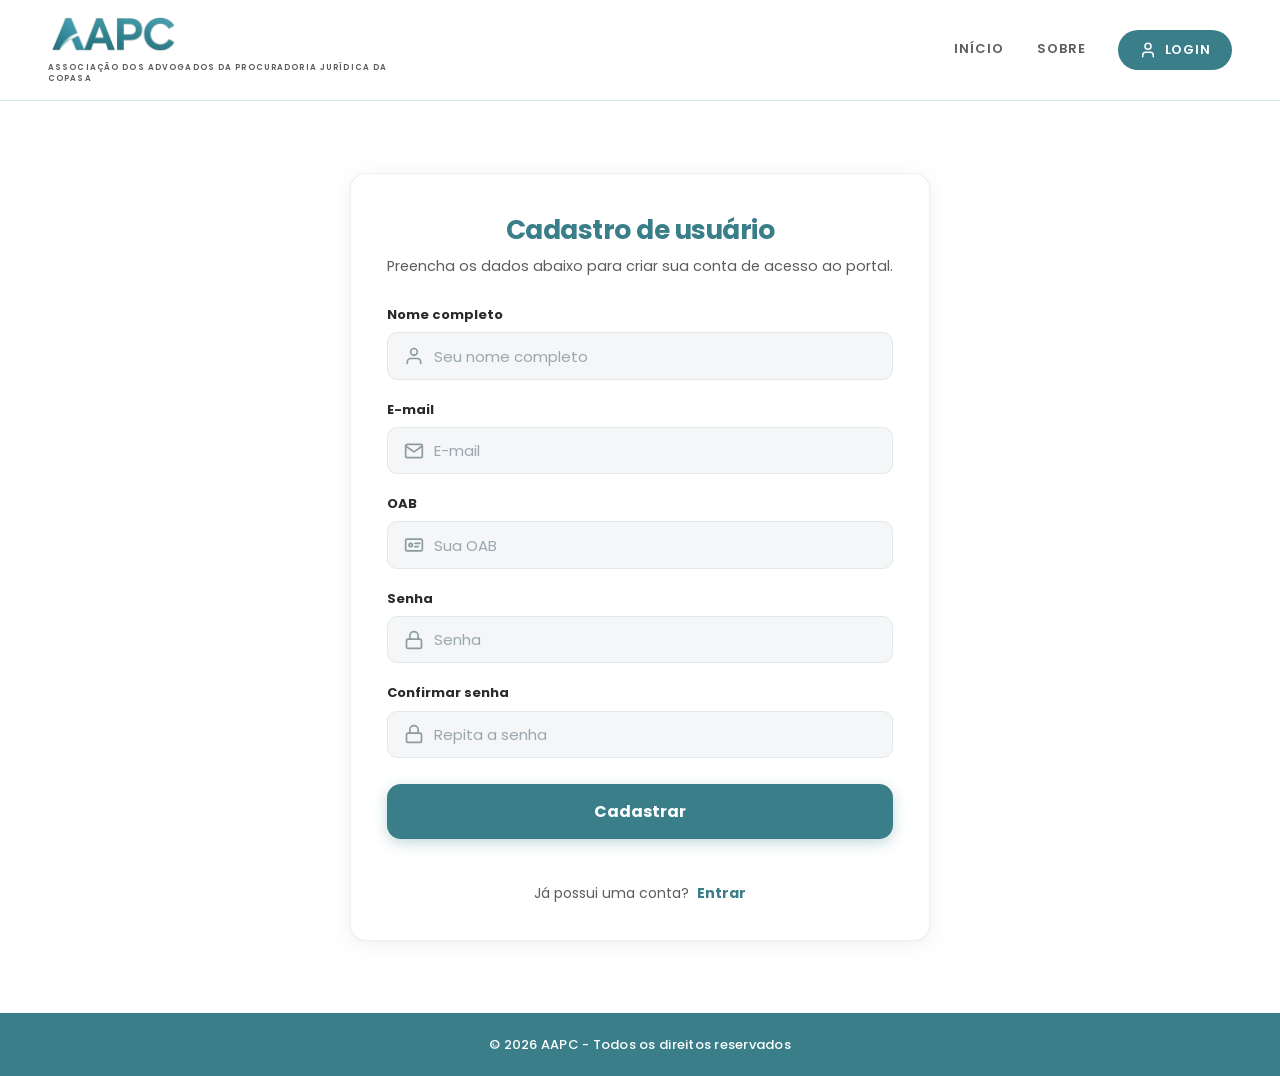
<file: Codigo/cadastro_usuario.html>
<!DOCTYPE html>
<html lang="pt-BR">
  <head>
    <meta charset="UTF-8" />
    <meta name="viewport" content="width=device-width, initial-scale=1.0" />
    <title>AAPC — Cadastro de usuário</title>
    <link rel="preconnect" href="https://fonts.googleapis.com" />
    <link rel="preconnect" href="https://fonts.gstatic.com" crossorigin />
    <link
      href="https://fonts.googleapis.com/css2?family=Poppins:wght@400;500;600;700&display=swap"
      rel="stylesheet"
    />
    <link rel="stylesheet" href="styles.css" />
  </head>
  <body>
    <header class="navbar">
      <a class="navbar__brand" href="index.html#inicio" aria-label="Ir para o início">
        <img
          class="navbar__logo-img"
          src="assets/logo2.png"
          alt="AAPC"
          width="200"
          height="56"
          decoding="async"
        />
        <span class="navbar__tagline"
          >Associação dos Advogados da Procuradoria Jurídica da Copasa</span
        >
      </a>
      <nav class="navbar__actions" aria-label="Principal">
        <a class="navbar__link" href="index.html#inicio">INÍCIO</a>
        <a class="navbar__link" href="index.html#sobre">SOBRE</a>
        <a class="navbar__login" href="login.html">
          <svg
            class="navbar__login-icon"
            xmlns="http://www.w3.org/2000/svg"
            width="18"
            height="18"
            viewBox="0 0 24 24"
            fill="none"
            stroke="currentColor"
            stroke-width="2"
            stroke-linecap="round"
            stroke-linejoin="round"
            aria-hidden="true"
          >
            <path d="M19 21v-2a4 4 0 0 0-4-4H9a4 4 0 0 0-4 4v2" />
            <circle cx="12" cy="7" r="4" />
          </svg>
          LOGIN
        </a>
      </nav>
    </header>

    <div class="page-content">
      <main class="login-main">
        <div class="login-main__inner">
          <div class="login-card">
            <h1 class="login-card__title">Cadastro de usuário</h1>
            <p class="login-card__lead">
              Preencha os dados abaixo para criar sua conta de acesso ao portal.
            </p>

            <form class="login-form" action="#" method="post">
              <div class="login-form__field">
                <label class="login-form__label" for="cadastro-nome">Nome completo</label>
                <div class="login-form__control">
                  <span class="login-form__icon" aria-hidden="true">
                    <svg
                      xmlns="http://www.w3.org/2000/svg"
                      width="20"
                      height="20"
                      viewBox="0 0 24 24"
                      fill="none"
                      stroke="currentColor"
                      stroke-width="2"
                      stroke-linecap="round"
                      stroke-linejoin="round"
                    >
                      <path d="M20 21v-2a4 4 0 0 0-4-4H8a4 4 0 0 0-4 4v2" />
                      <circle cx="12" cy="7" r="4" />
                    </svg>
                  </span>
                  <input
                    class="login-form__input"
                    type="text"
                    id="cadastro-nome"
                    name="nome"
                    placeholder="Seu nome completo"
                    autocomplete="name"
                    required
                  />
                </div>
              </div>

              <div class="login-form__field">
                <label class="login-form__label" for="cadastro-email">E-mail</label>
                <div class="login-form__control">
                  <span class="login-form__icon" aria-hidden="true">
                    <svg
                      xmlns="http://www.w3.org/2000/svg"
                      width="20"
                      height="20"
                      viewBox="0 0 24 24"
                      fill="none"
                      stroke="currentColor"
                      stroke-width="2"
                      stroke-linecap="round"
                      stroke-linejoin="round"
                    >
                      <path
                        d="M4 4h16c1.1 0 2 .9 2 2v12c0 1.1-.9 2-2 2H4c-1.1 0-2-.9-2-2V6c0-1.1.9-2 2-2z"
                      />
                      <polyline points="22,6 12,13 2,6" />
                    </svg>
                  </span>
                  <input
                    class="login-form__input"
                    type="email"
                    id="cadastro-email"
                    name="email"
                    placeholder="E-mail"
                    autocomplete="email"
                    required
                  />
                </div>
              </div>

              <div class="login-form__field">
                <label class="login-form__label" for="cadastro-oab">OAB</label>
                <div class="login-form__control">
                  <span class="login-form__icon" aria-hidden="true">
                    <svg
                      xmlns="http://www.w3.org/2000/svg"
                      width="20"
                      height="20"
                      viewBox="0 0 24 24"
                      fill="none"
                      stroke="currentColor"
                      stroke-width="2"
                      stroke-linecap="round"
                      stroke-linejoin="round"
                    >
                      <rect x="2" y="5" width="20" height="14" rx="2" />
                      <circle cx="8" cy="12" r="2" />
                      <path d="M13 10h6M13 14h4" />
                    </svg>
                  </span>
                  <input
                    class="login-form__input"
                    type="text"
                    id="cadastro-oab"
                    name="oab"
                    placeholder="Sua OAB"
                    autocomplete="off"
                    inputmode="text"
                    required
                  />
                </div>
              </div>

              <div class="login-form__field">
                <label class="login-form__label" for="cadastro-senha">Senha</label>
                <div class="login-form__control">
                  <span class="login-form__icon" aria-hidden="true">
                    <svg
                      xmlns="http://www.w3.org/2000/svg"
                      width="20"
                      height="20"
                      viewBox="0 0 24 24"
                      fill="none"
                      stroke="currentColor"
                      stroke-width="2"
                      stroke-linecap="round"
                      stroke-linejoin="round"
                    >
                      <rect x="3" y="11" width="18" height="11" rx="2" ry="2" />
                      <path d="M7 11V7a5 5 0 0 1 10 0v4" />
                    </svg>
                  </span>
                  <input
                    class="login-form__input"
                    type="password"
                    id="cadastro-senha"
                    name="senha"
                    placeholder="Senha"
                    autocomplete="new-password"
                    required
                    minlength="8"
                  />
                </div>
              </div>

              <div class="login-form__field">
                <label class="login-form__label" for="cadastro-senha2"
                  >Confirmar senha</label
                >
                <div class="login-form__control">
                  <span class="login-form__icon" aria-hidden="true">
                    <svg
                      xmlns="http://www.w3.org/2000/svg"
                      width="20"
                      height="20"
                      viewBox="0 0 24 24"
                      fill="none"
                      stroke="currentColor"
                      stroke-width="2"
                      stroke-linecap="round"
                      stroke-linejoin="round"
                    >
                      <rect x="3" y="11" width="18" height="11" rx="2" ry="2" />
                      <path d="M7 11V7a5 5 0 0 1 10 0v4" />
                    </svg>
                  </span>
                  <input
                    class="login-form__input"
                    type="password"
                    id="cadastro-senha2"
                    name="senha_confirmacao"
                    placeholder="Repita a senha"
                    autocomplete="new-password"
                    required
                    minlength="8"
                  />
                </div>
              </div>

              <button class="login-form__submit" type="submit">Cadastrar</button>

              <p class="login-form__signup">
                Já possui uma conta?
                <a class="login-form__link login-form__link--bold" href="login.html"
                  >Entrar</a
                >
              </p>
            </form>
          </div>
        </div>
      </main>
    </div>

    <footer class="footer">
      <p class="footer__text">© 2026 AAPC - Todos os direitos reservados</p>
    </footer>
  </body>
</html>
</file>
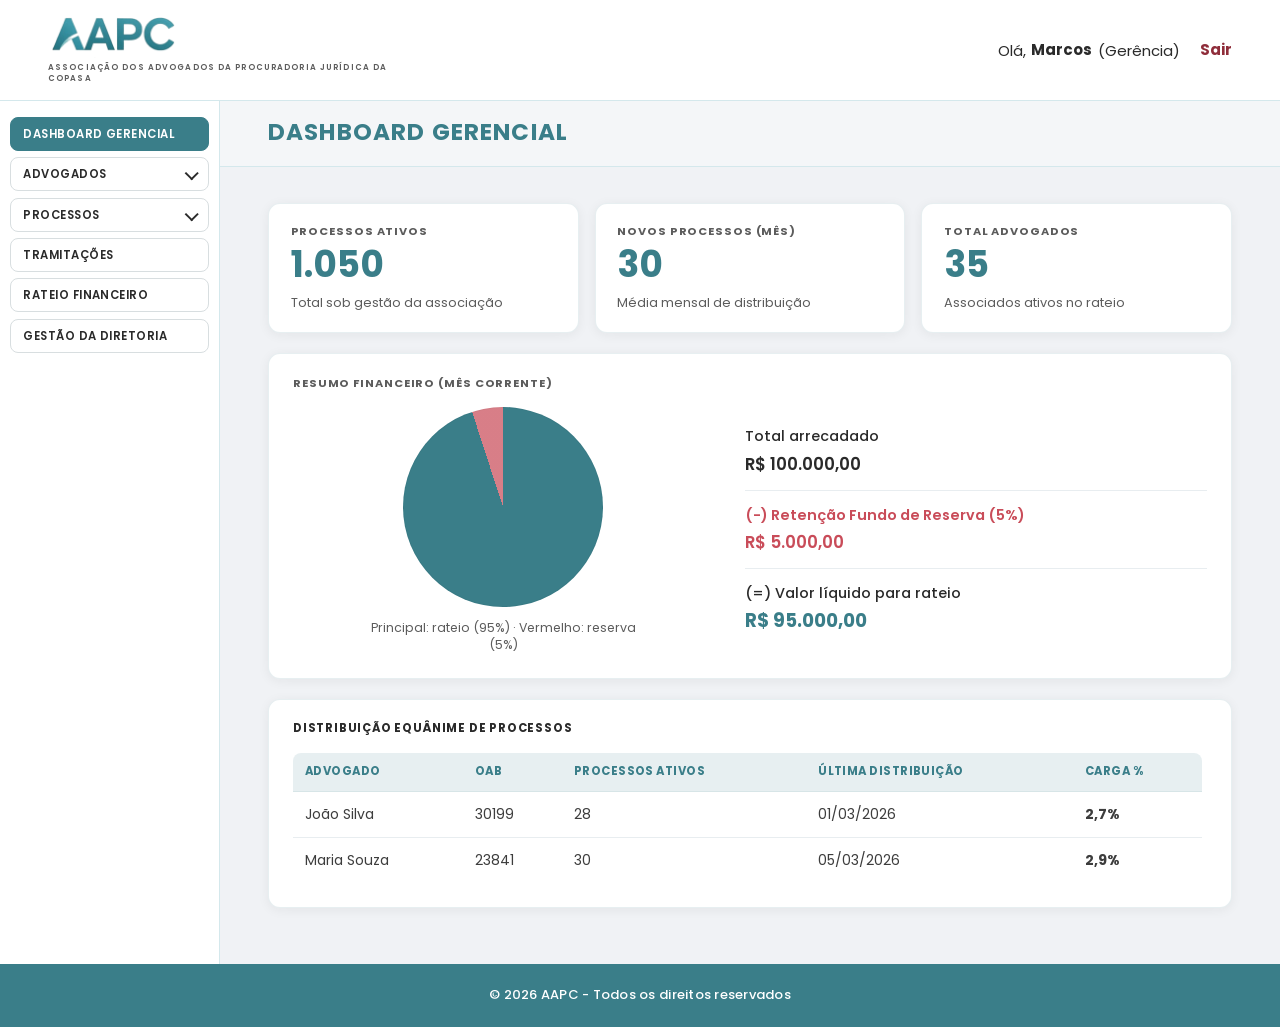
<file: Codigo/dashboard_gerencial.html>
<!DOCTYPE html>
<html lang="pt-BR">
  <head>
    <meta charset="UTF-8" />
    <meta name="viewport" content="width=device-width, initial-scale=1.0" />
    <title>AAPC — Dashboard gerencial</title>
    <link rel="preconnect" href="https://fonts.googleapis.com" />
    <link rel="preconnect" href="https://fonts.gstatic.com" crossorigin />
    <link
      href="https://fonts.googleapis.com/css2?family=Poppins:wght@400;500;600;700&display=swap"
      rel="stylesheet"
    />
    <link rel="stylesheet" href="styles.css" />
  </head>
  <body>
    <header class="navbar">
      <a class="navbar__brand" href="index.html#inicio" aria-label="Ir para o início">
        <img
          class="navbar__logo-img"
          src="assets/logo2.png"
          alt="AAPC"
          width="200"
          height="56"
          decoding="async"
        />
        <span class="navbar__tagline"
          >Associação dos Advogados da Procuradoria Jurídica da Copasa</span
        >
      </a>
      <nav class="navbar__userbar" aria-label="Sessão do usuário">
        <div class="navbar__session">
          <div class="navbar__greeting">
            Olá,
            <span class="navbar__dropdown">
              <button
                type="button"
                class="navbar__name-btn"
                id="user-menu-btn"
                aria-expanded="false"
                aria-haspopup="true"
                aria-controls="user-menu-panel"
              >
                <span class="navbar__user-name">Marcos</span>
              </button>
              <div
                class="navbar__dropdown-panel"
                id="user-menu-panel"
                role="menu"
                hidden
              >
                <div class="navbar__dropdown-email" role="none">
                  <span class="navbar__dropdown-label">E-mail</span>
                  <span class="navbar__dropdown-value"
                    >marcos.silva@copasa.com.br</span
                  >
                </div>
                <a class="navbar__dropdown-item" href="#" role="menuitem"
                  >Alterar dados</a
                >
                <a
                  class="navbar__dropdown-item navbar__dropdown-item--logout"
                  href="login.html"
                  role="menuitem"
                  >Sair</a
                >
              </div>
            </span>
            <span class="navbar__user-role">(Gerência)</span>
          </div>
          <a class="navbar__logout" href="login.html">Sair</a>
        </div>
      </nav>
    </header>

    <div class="page-content dashboard-layout">
      <aside class="dashboard-sidebar" aria-label="Navegação do portal">
        <nav class="dashboard-tabs" aria-label="Módulos do portal">
          <a
            class="dashboard-tabs__tab dashboard-tabs__tab--active"
            href="dashboard_gerencial.html"
            aria-current="page"
            >Dashboard gerencial</a
          >
          <div class="dashboard-nav-group dashboard-nav-group--advogados">
            <button
              type="button"
              class="dashboard-tabs__tab dashboard-tabs__trigger"
              aria-expanded="false"
              aria-controls="submenu-advogados"
            >
              Advogados
            </button>
            <div class="dashboard-subtabs" id="submenu-advogados" hidden>
              <a class="dashboard-subtabs__item" href="cadastro_advogado.html"
                >Cadastro de advogados</a
              >
              <a class="dashboard-subtabs__item" href="lista_advogados.html"
                >Lista de advogados</a
              >
            </div>
          </div>
          <div class="dashboard-nav-group dashboard-nav-group--processos">
            <button
              type="button"
              class="dashboard-tabs__tab dashboard-tabs__trigger"
              aria-expanded="false"
              aria-controls="submenu-processos"
            >
              Processos
            </button>
            <div class="dashboard-subtabs" id="submenu-processos" hidden>
              <a class="dashboard-subtabs__item" href="cadastro_processo.html"
                >Cadastro de processo</a
              >
              <a class="dashboard-subtabs__item" href="processos.html"
                >Lista de processos</a
              >
            </div>
          </div>
          <a class="dashboard-tabs__tab" href="tramitacoes.html">Tramitações</a>
          <a class="dashboard-tabs__tab" href="#">Rateio financeiro</a>
          <a class="dashboard-tabs__tab" href="gestao_diretoria.html"
            >Gestão da diretoria</a
          >
        </nav>
      </aside>
      <div class="dashboard-shell">
        <div class="dashboard-pagehead">
          <div class="dashboard-pagehead__inner">
            <h1 class="dashboard-pagehead__title">Dashboard gerencial</h1>
          </div>
        </div>

        <main class="dashboard-main" id="conteudo-principal">
        <div class="dashboard-main__inner">
          <section class="dashboard-kpi" aria-label="Indicadores principais">
            <article class="dashboard-card dashboard-card--kpi">
              <h2 class="dashboard-card__label">Processos ativos</h2>
              <p class="dashboard-card__value">1.050</p>
              <p class="dashboard-card__hint">
                Total sob gestão da associação
              </p>
            </article>
            <article class="dashboard-card dashboard-card--kpi">
              <h2 class="dashboard-card__label">Novos processos (mês)</h2>
              <p class="dashboard-card__value">30</p>
              <p class="dashboard-card__hint">
                Média mensal de distribuição
              </p>
            </article>
            <article class="dashboard-card dashboard-card--kpi">
              <h2 class="dashboard-card__label">Total advogados</h2>
              <p class="dashboard-card__value">35</p>
              <p class="dashboard-card__hint">Associados ativos no rateio</p>
            </article>
          </section>

          <section
            class="dashboard-finance"
            aria-labelledby="dashboard-finance-title"
          >
            <article class="dashboard-card dashboard-card--wide">
              <h2 id="dashboard-finance-title" class="dashboard-card__label">
                Resumo financeiro (mês corrente)
              </h2>
              <div class="dashboard-finance__body">
                <div class="dashboard-finance__chart">
                  <div
                    class="dashboard-pie"
                    role="img"
                    aria-label="Gráfico: 95% rateio (teal), 5% reserva (vermelho)"
                  ></div>
                  <p class="dashboard-pie__legend">
                    Principal: rateio (95%) · Vermelho: reserva (5%)
                  </p>
                </div>
                <dl class="dashboard-finance__list">
                  <div class="dashboard-finance__row">
                    <dt>Total arrecadado</dt>
                    <dd>R$ 100.000,00</dd>
                  </div>
                  <div
                    class="dashboard-finance__row dashboard-finance__row--deduction"
                  >
                    <dt>(-) Retenção Fundo de Reserva (5%)</dt>
                    <dd>R$ 5.000,00</dd>
                  </div>
                  <div
                    class="dashboard-finance__row dashboard-finance__row--total"
                  >
                    <dt>(=) Valor líquido para rateio</dt>
                    <dd>R$ 95.000,00</dd>
                  </div>
                </dl>
              </div>
            </article>
          </section>

          <section
            class="dashboard-distribution"
            aria-labelledby="dashboard-distribution-title"
          >
            <article class="dashboard-card dashboard-card--wide">
              <h2
                id="dashboard-distribution-title"
                class="dashboard-section-title"
              >
                Distribuição equânime de processos
              </h2>
              <div class="dashboard-table-wrap">
                <table class="dashboard-table">
                  <thead>
                    <tr>
                      <th scope="col">Advogado</th>
                      <th scope="col">OAB</th>
                      <th scope="col">Processos ativos</th>
                      <th scope="col">Última distribuição</th>
                      <th scope="col">Carga %</th>
                    </tr>
                  </thead>
                  <tbody>
                    <tr>
                      <td>João Silva</td>
                      <td>30199</td>
                      <td>28</td>
                      <td>01/03/2026</td>
                      <td class="dashboard-table__pct">2,7%</td>
                    </tr>
                    <tr>
                      <td>Maria Souza</td>
                      <td>23841</td>
                      <td>30</td>
                      <td>05/03/2026</td>
                      <td class="dashboard-table__pct">2,9%</td>
                    </tr>
                  </tbody>
                </table>
              </div>
            </article>
          </section>
        </div>
      </main>
      </div>
    </div>

    <footer class="footer">
      <p class="footer__text">© 2026 AAPC - Todos os direitos reservados</p>
    </footer>
    <script>
      (function () {
        var root = document.querySelector(".navbar__dropdown");
        var btn = document.getElementById("user-menu-btn");
        var panel = document.getElementById("user-menu-panel");
        if (!root || !btn || !panel) return;

        function setOpen(open) {
          panel.hidden = !open;
          btn.setAttribute("aria-expanded", open ? "true" : "false");
        }

        function toggle() {
          setOpen(panel.hidden);
        }

        btn.addEventListener("click", function (e) {
          e.stopPropagation();
          toggle();
        });

        document.addEventListener("click", function (e) {
          if (!root.contains(e.target)) setOpen(false);
        });

        document.addEventListener("keydown", function (e) {
          if (e.key === "Escape") setOpen(false);
        });
      })();
    </script>
    <script>
      (function () {
        var nav = document.querySelector(".dashboard-sidebar nav.dashboard-tabs");
        if (!nav) return;
        var groups = nav.querySelectorAll(".dashboard-nav-group");

        function closeGroup(group) {
          var trigger = group.querySelector(".dashboard-tabs__trigger");
          var submenu = group.querySelector(".dashboard-subtabs");
          if (!trigger || !submenu) return;
          group.classList.remove("is-open");
          submenu.hidden = true;
          trigger.setAttribute("aria-expanded", "false");
        }

        function openGroup(group) {
          var trigger = group.querySelector(".dashboard-tabs__trigger");
          var submenu = group.querySelector(".dashboard-subtabs");
          if (!trigger || !submenu) return;
          group.classList.add("is-open");
          submenu.hidden = false;
          trigger.setAttribute("aria-expanded", "true");
        }

        function closeOthers(except) {
          groups.forEach(function (g) {
            if (g !== except) closeGroup(g);
          });
        }

        groups.forEach(function (group) {
          var trigger = group.querySelector(".dashboard-tabs__trigger");
          var submenu = group.querySelector(".dashboard-subtabs");
          if (!trigger || !submenu) return;

          if (group.classList.contains("is-open")) {
            openGroup(group);
          } else {
            closeGroup(group);
          }

          trigger.addEventListener("click", function (e) {
            e.preventDefault();
            if (submenu.hidden) {
              closeOthers(group);
              openGroup(group);
            } else {
              closeGroup(group);
            }
          });
        });
      })();
    </script>
  </body>
</html>
</file>
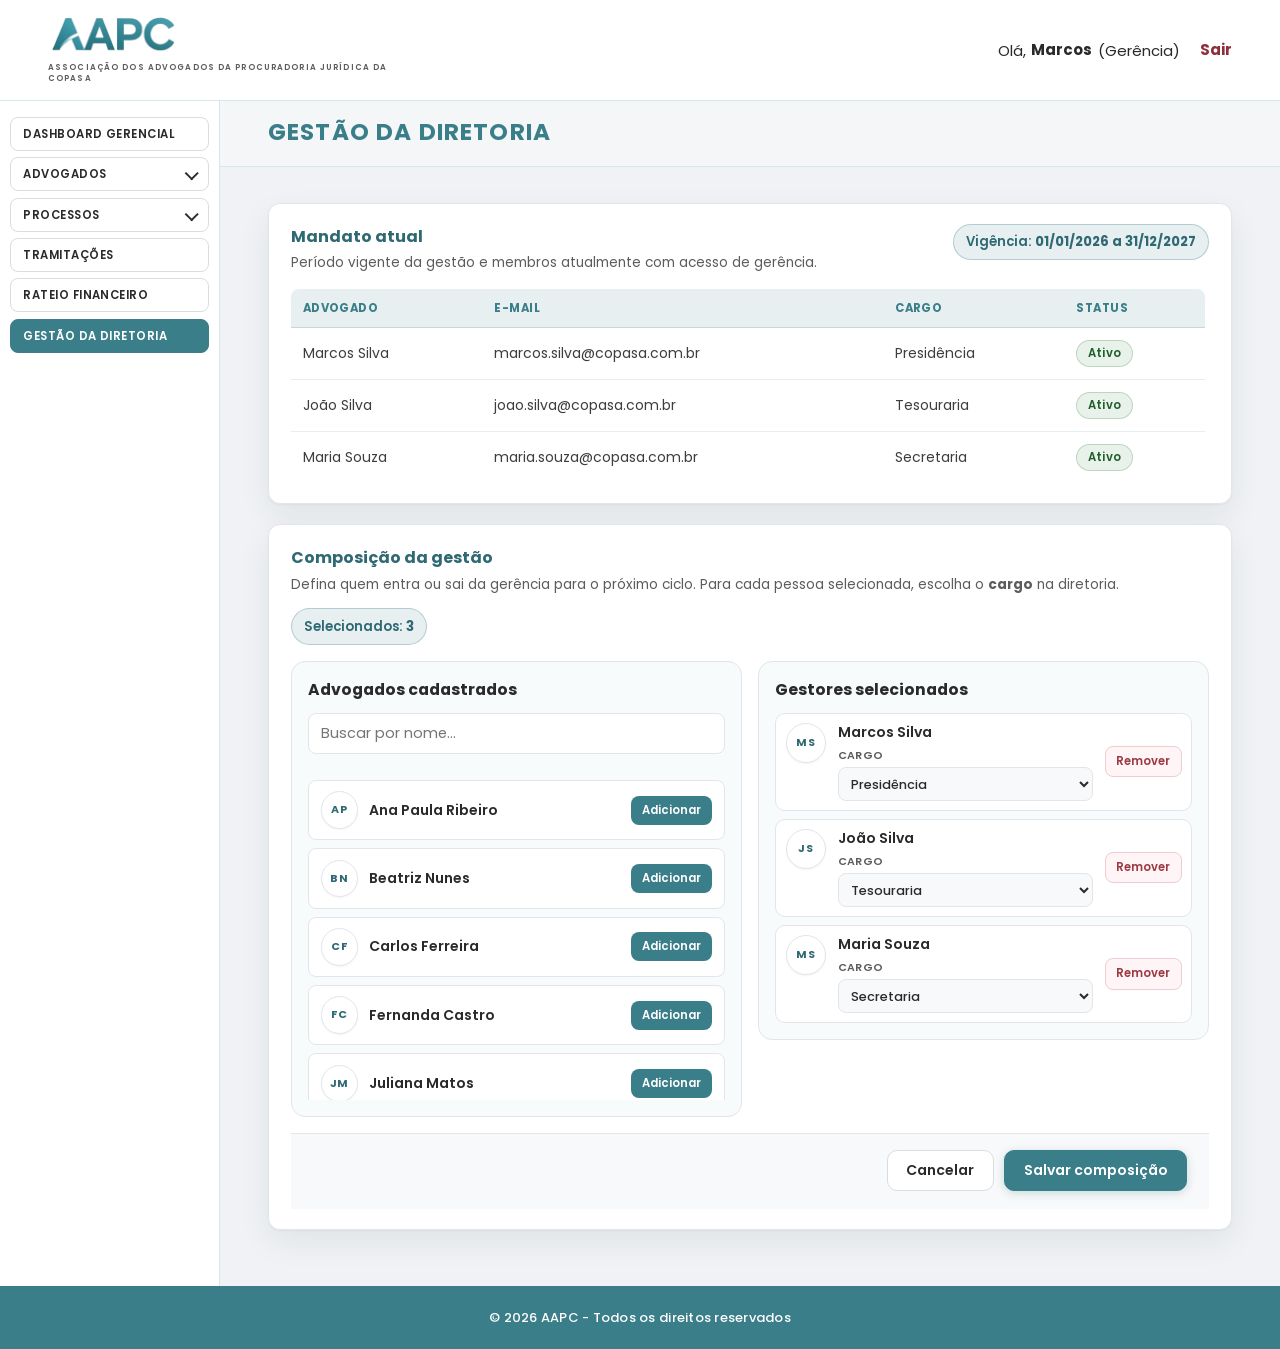
<file: Codigo/gestao_diretoria.html>
<!DOCTYPE html>
<html lang="pt-BR">
  <head>
    <meta charset="UTF-8" />
    <meta name="viewport" content="width=device-width, initial-scale=1.0" />
    <title>AAPC — Gestão da diretoria</title>
    <link rel="preconnect" href="https://fonts.googleapis.com" />
    <link rel="preconnect" href="https://fonts.gstatic.com" crossorigin />
    <link
      href="https://fonts.googleapis.com/css2?family=Poppins:wght@400;500;600;700&display=swap"
      rel="stylesheet"
    />
    <link rel="stylesheet" href="styles.css" />
  </head>
  <body>
    <header class="navbar">
      <a class="navbar__brand" href="index.html#inicio" aria-label="Ir para o início">
        <img
          class="navbar__logo-img"
          src="assets/logo2.png"
          alt="AAPC"
          width="200"
          height="56"
          decoding="async"
        />
        <span class="navbar__tagline"
          >Associação dos Advogados da Procuradoria Jurídica da Copasa</span
        >
      </a>
      <nav class="navbar__userbar" aria-label="Sessão do usuário">
        <div class="navbar__session">
          <div class="navbar__greeting">
            Olá,
            <span class="navbar__dropdown">
              <button
                type="button"
                class="navbar__name-btn"
                id="user-menu-btn"
                aria-expanded="false"
                aria-haspopup="true"
                aria-controls="user-menu-panel"
              >
                <span class="navbar__user-name">Marcos</span>
              </button>
              <div
                class="navbar__dropdown-panel"
                id="user-menu-panel"
                role="menu"
                hidden
              >
                <div class="navbar__dropdown-email" role="none">
                  <span class="navbar__dropdown-label">E-mail</span>
                  <span class="navbar__dropdown-value"
                    >marcos.silva@copasa.com.br</span
                  >
                </div>
                <a class="navbar__dropdown-item" href="#" role="menuitem"
                  >Alterar dados</a
                >
                <a
                  class="navbar__dropdown-item navbar__dropdown-item--logout"
                  href="login.html"
                  role="menuitem"
                  >Sair</a
                >
              </div>
            </span>
            <span class="navbar__user-role">(Gerência)</span>
          </div>
          <a class="navbar__logout" href="login.html">Sair</a>
        </div>
      </nav>
    </header>

    <div class="page-content dashboard-layout">
      <aside class="dashboard-sidebar" aria-label="Navegação do portal">
        <nav class="dashboard-tabs" aria-label="Módulos do portal">
          <a class="dashboard-tabs__tab" href="dashboard_gerencial.html"
            >Dashboard gerencial</a
          >
          <div class="dashboard-nav-group dashboard-nav-group--advogados">
            <button
              type="button"
              class="dashboard-tabs__tab dashboard-tabs__trigger"
              aria-expanded="false"
              aria-controls="submenu-advogados"
            >
              Advogados
            </button>
            <div class="dashboard-subtabs" id="submenu-advogados" hidden>
              <a class="dashboard-subtabs__item" href="cadastro_advogado.html"
                >Cadastro de advogados</a
              >
              <a class="dashboard-subtabs__item" href="lista_advogados.html"
                >Lista de advogados</a
              >
            </div>
          </div>
          <div class="dashboard-nav-group dashboard-nav-group--processos">
            <button
              type="button"
              class="dashboard-tabs__tab dashboard-tabs__trigger"
              aria-expanded="false"
              aria-controls="submenu-processos"
            >
              Processos
            </button>
            <div class="dashboard-subtabs" id="submenu-processos" hidden>
              <a class="dashboard-subtabs__item" href="cadastro_processo.html"
                >Cadastro de processo</a
              >
              <a class="dashboard-subtabs__item" href="processos.html"
                >Lista de processos</a
              >
            </div>
          </div>
          <a class="dashboard-tabs__tab" href="tramitacoes.html">Tramitações</a>
          <a class="dashboard-tabs__tab" href="#">Rateio financeiro</a>
          <a
            class="dashboard-tabs__tab dashboard-tabs__tab--active"
            href="gestao_diretoria.html"
            aria-current="page"
            >Gestão da diretoria</a
          >
        </nav>
      </aside>
      <div class="dashboard-shell">
        <div class="dashboard-pagehead">
          <div class="dashboard-pagehead__inner">
            <h1 class="dashboard-pagehead__title">Gestão da diretoria</h1>
          </div>
        </div>

        <main class="dashboard-main" id="conteudo-principal">
          <div class="dashboard-main__inner">
            <article class="dashboard-card cadastro-aprovacao-panel">
              <header class="cadastro-aprovacao-head">
                <div>
                  <h2 class="cadastro-aprovacao-head__title">Mandato atual</h2>
                  <p class="cadastro-aprovacao-head__text">
                    Período vigente da gestão e membros atualmente com acesso de gerência.
                  </p>
                </div>
                <p class="cadastro-aprovacao-head__count">
                  Vigência: <strong>01/01/2026 a 31/12/2027</strong>
                </p>
              </header>
              <div class="dashboard-table-wrap">
                <table class="dashboard-table cadastro-aprovacao-table">
                  <thead>
                    <tr>
                      <th>Advogado</th>
                      <th>E-mail</th>
                      <th>Cargo</th>
                      <th>Status</th>
                    </tr>
                  </thead>
                  <tbody>
                    <tr>
                      <td>Marcos Silva</td>
                      <td>marcos.silva@copasa.com.br</td>
                      <td>Presidência</td>
                      <td><span class="cadastro-status cadastro-status--aprovado">Ativo</span></td>
                    </tr>
                    <tr>
                      <td>João Silva</td>
                      <td>joao.silva@copasa.com.br</td>
                      <td>Tesouraria</td>
                      <td><span class="cadastro-status cadastro-status--aprovado">Ativo</span></td>
                    </tr>
                    <tr>
                      <td>Maria Souza</td>
                      <td>maria.souza@copasa.com.br</td>
                      <td>Secretaria</td>
                      <td><span class="cadastro-status cadastro-status--aprovado">Ativo</span></td>
                    </tr>
                  </tbody>
                </table>
              </div>
            </article>

            <article class="dashboard-card cadastro-aprovacao-panel">
              <header class="cadastro-aprovacao-head">
                <div>
                  <h2 class="cadastro-aprovacao-head__title">Composição da gestão</h2>
                  <p class="cadastro-aprovacao-head__text">
                    Defina quem entra ou sai da gerência para o próximo ciclo. Para cada pessoa selecionada, escolha o
                    <strong>cargo</strong> na diretoria.
                  </p>
                </div>
                <p class="cadastro-aprovacao-head__count">
                  Selecionados: <strong id="gestao-selecionados-count">3</strong>
                </p>
              </header>

              <div class="gestao-grid">
                <section class="gestao-box">
                  <h3 class="gestao-box__title">Advogados cadastrados</h3>
                  <label class="visually-hidden" for="gestao-search">Buscar advogado</label>
                  <input
                    id="gestao-search"
                    class="distribuicao-outro-search"
                    type="search"
                    placeholder="Buscar por nome..."
                    autocomplete="off"
                  />
                  <ul class="distribuicao-outro-list" id="gestao-disponiveis"></ul>
                  <p class="distribuicao-outro-hint" id="gestao-empty" hidden>
                    Nenhum advogado encontrado.
                  </p>
                </section>

                <section class="gestao-box">
                  <h3 class="gestao-box__title">Gestores selecionados</h3>
                  <ul class="distribuicao-outro-list" id="gestao-selecionados"></ul>
                </section>
              </div>

              <footer class="modal__footer gestao-footer">
                <button type="button" class="modal__btn modal__btn--ghost">Cancelar</button>
                <button type="button" class="modal__btn modal__btn--primary">
                  Salvar composição
                </button>
              </footer>
            </article>
          </div>
        </main>
      </div>
    </div>

    <footer class="footer">
      <p class="footer__text">© 2026 AAPC - Todos os direitos reservados</p>
    </footer>
    <script>
      (function () {
        var root = document.querySelector(".navbar__dropdown");
        var btn = document.getElementById("user-menu-btn");
        var panel = document.getElementById("user-menu-panel");
        if (!root || !btn || !panel) return;

        function setOpen(open) {
          panel.hidden = !open;
          btn.setAttribute("aria-expanded", open ? "true" : "false");
        }

        btn.addEventListener("click", function (e) {
          e.stopPropagation();
          setOpen(panel.hidden);
        });

        document.addEventListener("click", function (e) {
          if (!root.contains(e.target)) setOpen(false);
        });

        document.addEventListener("keydown", function (e) {
          if (e.key === "Escape") setOpen(false);
        });
      })();
    </script>
    <script>
      (function () {
        var nav = document.querySelector(".dashboard-sidebar nav.dashboard-tabs");
        if (!nav) return;
        var groups = nav.querySelectorAll(".dashboard-nav-group");

        function closeGroup(group) {
          var trigger = group.querySelector(".dashboard-tabs__trigger");
          var submenu = group.querySelector(".dashboard-subtabs");
          if (!trigger || !submenu) return;
          group.classList.remove("is-open");
          submenu.hidden = true;
          trigger.setAttribute("aria-expanded", "false");
        }

        function openGroup(group) {
          var trigger = group.querySelector(".dashboard-tabs__trigger");
          var submenu = group.querySelector(".dashboard-subtabs");
          if (!trigger || !submenu) return;
          group.classList.add("is-open");
          submenu.hidden = false;
          trigger.setAttribute("aria-expanded", "true");
        }

        function closeOthers(except) {
          groups.forEach(function (g) {
            if (g !== except) closeGroup(g);
          });
        }

        groups.forEach(function (group) {
          var trigger = group.querySelector(".dashboard-tabs__trigger");
          var submenu = group.querySelector(".dashboard-subtabs");
          if (!trigger || !submenu) return;

          if (group.classList.contains("is-open")) {
            openGroup(group);
          } else {
            closeGroup(group);
          }

          trigger.addEventListener("click", function (e) {
            e.preventDefault();
            if (submenu.hidden) {
              closeOthers(group);
              openGroup(group);
            } else {
              closeGroup(group);
            }
          });
        });
      })();
    </script>
    <script>
      (function () {
        var CARGOS = [
          "Presidência",
          "Vice-presidência",
          "Tesouraria",
          "Secretaria",
          "Conselheiro fiscal",
          "Membro"
        ];
        var CARGO_PADRAO = "Membro";

        var baseAdvogados = [
          "Ana Paula Ribeiro",
          "Beatriz Nunes",
          "Carlos Ferreira",
          "Fernanda Castro",
          "João Silva",
          "Juliana Matos",
          "Lucas Andrade",
          "Maria Souza",
          "Marcos Silva",
          "Patrícia Duarte",
          "Pedro Lima",
          "Ricardo Mendes"
        ];

        var selecionados = [
          { nome: "Marcos Silva", cargo: "Presidência" },
          { nome: "João Silva", cargo: "Tesouraria" },
          { nome: "Maria Souza", cargo: "Secretaria" }
        ];

        var disponiveisEl = document.getElementById("gestao-disponiveis");
        var selecionadosEl = document.getElementById("gestao-selecionados");
        var searchEl = document.getElementById("gestao-search");
        var countEl = document.getElementById("gestao-selecionados-count");
        var emptyEl = document.getElementById("gestao-empty");
        if (!disponiveisEl || !selecionadosEl || !searchEl || !countEl || !emptyEl) return;

        function iniciais(nome) {
          return nome
            .split(" ")
            .slice(0, 2)
            .map(function (p) {
              return p[0];
            })
            .join("")
            .toUpperCase();
        }

        function escAttr(s) {
          return String(s).replace(/&/g, "&amp;").replace(/"/g, "&quot;");
        }

        function nomeJaSelecionado(nome) {
          return selecionados.some(function (item) {
            return item.nome === nome;
          });
        }

        function rowDisponivel(nome) {
          var li = document.createElement("li");
          li.className = "distribuicao-outro-list__item";
          li.innerHTML =
            '<button type="button" class="distribuicao-outro-row" data-nome="' +
            escAttr(nome) +
            '" data-action="add">' +
            '<span class="modal-suggest__avatar">' +
            iniciais(nome) +
            "</span>" +
            '<span class="modal-suggest__text"><strong class="modal-suggest__name">' +
            nome +
            "</strong></span>" +
            '<span class="distribuicao-outro-row__action">Adicionar</span></button>';
          return li;
        }

        function optionsCargo(cargoAtual) {
          return CARGOS.map(function (c) {
            return (
              '<option value="' +
              escAttr(c) +
              '"' +
              (c === cargoAtual ? " selected" : "") +
              ">" +
              c +
              "</option>"
            );
          }).join("");
        }

        function rowSelecionado(item, index) {
          var li = document.createElement("li");
          li.className = "distribuicao-outro-list__item";
          var sid = "gestao-cargo-" + index;
          li.innerHTML =
            '<div class="gestao-selecionado-row">' +
            '<span class="modal-suggest__avatar" aria-hidden="true">' +
            iniciais(item.nome) +
            "</span>" +
            '<div class="gestao-selecionado-info">' +
            '<span class="modal-suggest__name">' +
            item.nome +
            "</span>" +
            '<div class="gestao-cargo-field">' +
            '<label class="gestao-cargo-label" for="' +
            sid +
            '">Cargo</label>' +
            '<select class="gestao-cargo-select" id="' +
            sid +
            '" data-nome="' +
            escAttr(item.nome) +
            '">' +
            optionsCargo(item.cargo) +
            "</select>" +
            "</div></div>" +
            '<button type="button" class="gestao-btn-remover" data-action="remove" data-nome="' +
            escAttr(item.nome) +
            '">Remover</button>' +
            "</div>";
          return li;
        }

        function render() {
          var q = searchEl.value.trim().toLowerCase();
          var disponiveis = baseAdvogados.filter(function (n) {
            return !nomeJaSelecionado(n) && n.toLowerCase().indexOf(q) !== -1;
          });

          disponiveisEl.innerHTML = "";
          selecionadosEl.innerHTML = "";

          disponiveis.forEach(function (n) {
            disponiveisEl.appendChild(rowDisponivel(n));
          });
          selecionados.forEach(function (item, idx) {
            selecionadosEl.appendChild(rowSelecionado(item, idx));
          });

          emptyEl.hidden = disponiveis.length > 0;
          countEl.textContent = String(selecionados.length);
        }

        searchEl.addEventListener("input", render);

        disponiveisEl.addEventListener("click", function (e) {
          var btn = e.target.closest("[data-action='add']");
          if (!btn) return;
          var nome = btn.getAttribute("data-nome");
          if (!nome || nomeJaSelecionado(nome)) return;
          selecionados.push({ nome: nome, cargo: CARGO_PADRAO });
          render();
        });

        selecionadosEl.addEventListener("change", function (e) {
          var sel = e.target.closest(".gestao-cargo-select");
          if (!sel) return;
          var nome = sel.getAttribute("data-nome");
          var cargo = sel.value;
          selecionados.forEach(function (item) {
            if (item.nome === nome) item.cargo = cargo;
          });
        });

        selecionadosEl.addEventListener("click", function (e) {
          var btn = e.target.closest("[data-action='remove']");
          if (!btn) return;
          var nome = btn.getAttribute("data-nome");
          selecionados = selecionados.filter(function (item) {
            return item.nome !== nome;
          });
          render();
        });

        render();
      })();
    </script>
  </body>
</html>
</file>
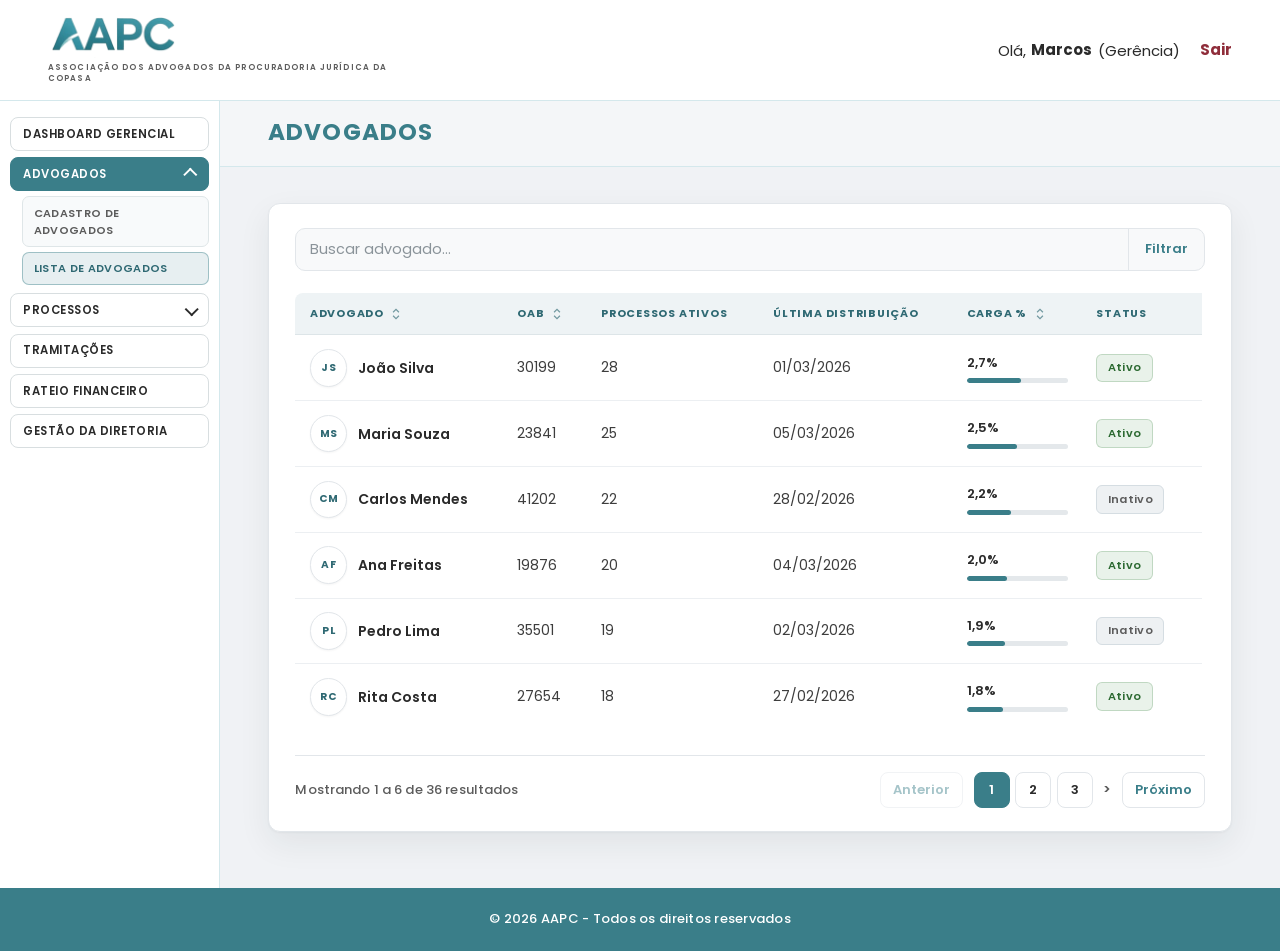
<file: Codigo/lista_advogados.html>
<!DOCTYPE html>
<html lang="pt-BR">
  <head>
    <meta charset="UTF-8" />
    <meta name="viewport" content="width=device-width, initial-scale=1.0" />
    <title>AAPC — Advogados</title>
    <link rel="preconnect" href="https://fonts.googleapis.com" />
    <link rel="preconnect" href="https://fonts.gstatic.com" crossorigin />
    <link
      href="https://fonts.googleapis.com/css2?family=Poppins:wght@400;500;600;700&display=swap"
      rel="stylesheet"
    />
    <link rel="stylesheet" href="styles.css" />
  </head>
  <body>
    <header class="navbar">
      <a class="navbar__brand" href="index.html#inicio" aria-label="Ir para o início">
        <img
          class="navbar__logo-img"
          src="assets/logo2.png"
          alt="AAPC"
          width="200"
          height="56"
          decoding="async"
        />
        <span class="navbar__tagline"
          >Associação dos Advogados da Procuradoria Jurídica da Copasa</span
        >
      </a>
      <nav class="navbar__userbar" aria-label="Sessão do usuário">
        <div class="navbar__session">
          <div class="navbar__greeting">
            Olá,
            <span class="navbar__dropdown">
              <button
                type="button"
                class="navbar__name-btn"
                id="user-menu-btn"
                aria-expanded="false"
                aria-haspopup="true"
                aria-controls="user-menu-panel"
              >
                <span class="navbar__user-name">Marcos</span>
              </button>
              <div
                class="navbar__dropdown-panel"
                id="user-menu-panel"
                role="menu"
                hidden
              >
                <div class="navbar__dropdown-email" role="none">
                  <span class="navbar__dropdown-label">E-mail</span>
                  <span class="navbar__dropdown-value"
                    >marcos.silva@copasa.com.br</span
                  >
                </div>
                <a class="navbar__dropdown-item" href="#" role="menuitem"
                  >Alterar dados</a
                >
                <a
                  class="navbar__dropdown-item navbar__dropdown-item--logout"
                  href="login.html"
                  role="menuitem"
                  >Sair</a
                >
              </div>
            </span>
            <span class="navbar__user-role">(Gerência)</span>
          </div>
          <a class="navbar__logout" href="login.html">Sair</a>
        </div>
      </nav>
    </header>

    <div class="page-content dashboard-layout">
      <aside class="dashboard-sidebar" aria-label="Navegação do portal">
        <nav class="dashboard-tabs" aria-label="Módulos do portal">
          <a class="dashboard-tabs__tab" href="dashboard_gerencial.html"
            >Dashboard gerencial</a
          >
          <div class="dashboard-nav-group dashboard-nav-group--advogados is-open">
            <button
              type="button"
              class="dashboard-tabs__tab dashboard-tabs__trigger dashboard-tabs__tab--active"
              aria-expanded="true"
              aria-current="page"
              aria-controls="submenu-advogados"
            >
              Advogados
            </button>
            <div class="dashboard-subtabs" id="submenu-advogados">
              <a class="dashboard-subtabs__item" href="cadastro_advogado.html"
                >Cadastro de advogados</a
              >
              <a
                class="dashboard-subtabs__item dashboard-subtabs__item--active"
                href="lista_advogados.html"
                aria-current="page"
                >Lista de advogados</a
              >
            </div>
          </div>
          <div class="dashboard-nav-group dashboard-nav-group--processos">
            <button
              type="button"
              class="dashboard-tabs__tab dashboard-tabs__trigger"
              aria-expanded="false"
              aria-controls="submenu-processos"
            >
              Processos
            </button>
            <div class="dashboard-subtabs" id="submenu-processos" hidden>
              <a class="dashboard-subtabs__item" href="cadastro_processo.html"
                >Cadastro de processo</a
              >
              <a class="dashboard-subtabs__item" href="processos.html"
                >Lista de processos</a
              >
            </div>
          </div>
          <a class="dashboard-tabs__tab" href="tramitacoes.html">Tramitações</a>
          <a class="dashboard-tabs__tab" href="#">Rateio financeiro</a>
          <a class="dashboard-tabs__tab" href="gestao_diretoria.html"
            >Gestão da diretoria</a
          >
        </nav>
      </aside>
      <div class="dashboard-shell">
        <div class="dashboard-pagehead">
          <div class="dashboard-pagehead__inner">
            <h1 class="dashboard-pagehead__title">Advogados</h1>
          </div>
        </div>

        <main class="dashboard-main" id="conteudo-principal">
        <div class="dashboard-main__inner">
          <article class="dashboard-card advogados-panel">
            <div class="advogados-search">
              <label class="visually-hidden" for="advogados-busca"
                >Buscar advogado</label
              >
              <input
                class="advogados-search__input"
                type="search"
                id="advogados-busca"
                name="q"
                placeholder="Buscar advogado…"
                autocomplete="off"
              />
              <button type="button" class="advogados-search__filter">
                Filtrar
              </button>
            </div>

            <div class="dashboard-table-wrap">
              <table class="dashboard-table advogados-table">
                <thead>
                  <tr>
                    <th scope="col">
                      <span class="processos-th-sort">
                        Advogado
                        <svg
                          class="processos-sort-icon"
                          width="14"
                          height="14"
                          viewBox="0 0 24 24"
                          fill="none"
                          stroke="currentColor"
                          stroke-width="2"
                          aria-hidden="true"
                        >
                          <path d="M7 15l5 5 5-5M7 9l5-5 5 5" />
                        </svg>
                      </span>
                    </th>
                    <th scope="col">
                      <span class="processos-th-sort">
                        OAB
                        <svg
                          class="processos-sort-icon"
                          width="14"
                          height="14"
                          viewBox="0 0 24 24"
                          fill="none"
                          stroke="currentColor"
                          stroke-width="2"
                          aria-hidden="true"
                        >
                          <path d="M7 15l5 5 5-5M7 9l5-5 5 5" />
                        </svg>
                      </span>
                    </th>
                    <th scope="col">Processos ativos</th>
                    <th scope="col">Última distribuição</th>
                    <th scope="col">
                      <span class="processos-th-sort">
                        Carga %
                        <svg
                          class="processos-sort-icon"
                          width="14"
                          height="14"
                          viewBox="0 0 24 24"
                          fill="none"
                          stroke="currentColor"
                          stroke-width="2"
                          aria-hidden="true"
                        >
                          <path d="M7 15l5 5 5-5M7 9l5-5 5 5" />
                        </svg>
                      </span>
                    </th>
                    <th scope="col">Status</th>
                    <th scope="col">Ação</th>
                  </tr>
                </thead>
                <tbody>
                  <tr data-adv-name="João Silva" data-adv-status="ativo">
                    <td>
                      <div class="advogados-lawyer">
                        <span class="advogados-avatar" aria-hidden="true"
                          >JS</span
                        >
                        <span class="advogados-lawyer__name">João Silva</span>
                      </div>
                    </td>
                    <td>30199</td>
                    <td>28</td>
                    <td>01/03/2026</td>
                    <td>
                      <div class="advogados-carga">
                        <span class="advogados-carga__pct">2,7%</span>
                        <div
                          class="advogados-carga__track"
                          role="presentation"
                        >
                          <div
                            class="advogados-carga__fill"
                            style="width: 54%"
                          ></div>
                        </div>
                      </div>
                    </td>
                    <td>
                      <span class="advogados-status advogados-status--ativo"
                        >Ativo</span
                      >
                    </td>
                    <td class="advogados-actions-cell">
                      <div class="advogados-dropdown">
                        <button
                          type="button"
                          class="advogados-dropdown__btn"
                          aria-expanded="false"
                          aria-haspopup="true"
                          aria-label="Ações para João Silva"
                        >
                          <svg
                            width="18"
                            height="18"
                            viewBox="0 0 24 24"
                            fill="currentColor"
                            aria-hidden="true"
                          >
                            <circle cx="12" cy="5" r="2" />
                            <circle cx="12" cy="12" r="2" />
                            <circle cx="12" cy="19" r="2" />
                          </svg>
                        </button>
                        <div class="advogados-dropdown__panel" role="menu" hidden>
                          <button
                            type="button"
                            class="advogados-dropdown__item"
                            role="menuitem"
                            data-adv-status-action="inativo"
                          >
                            Marcar como inativo
                          </button>
                        </div>
                      </div>
                    </td>
                  </tr>
                  <tr data-adv-name="Maria Souza" data-adv-status="ativo">
                    <td>
                      <div class="advogados-lawyer">
                        <span class="advogados-avatar" aria-hidden="true"
                          >MS</span
                        >
                        <span class="advogados-lawyer__name"
                          >Maria Souza</span
                        >
                      </div>
                    </td>
                    <td>23841</td>
                    <td>25</td>
                    <td>05/03/2026</td>
                    <td>
                      <div class="advogados-carga">
                        <span class="advogados-carga__pct">2,5%</span>
                        <div
                          class="advogados-carga__track"
                          role="presentation"
                        >
                          <div
                            class="advogados-carga__fill"
                            style="width: 50%"
                          ></div>
                        </div>
                      </div>
                    </td>
                    <td>
                      <span class="advogados-status advogados-status--ativo"
                        >Ativo</span
                      >
                    </td>
                    <td class="advogados-actions-cell">
                      <div class="advogados-dropdown">
                        <button
                          type="button"
                          class="advogados-dropdown__btn"
                          aria-expanded="false"
                          aria-haspopup="true"
                          aria-label="Ações para Maria Souza"
                        >
                          <svg
                            width="18"
                            height="18"
                            viewBox="0 0 24 24"
                            fill="currentColor"
                            aria-hidden="true"
                          >
                            <circle cx="12" cy="5" r="2" />
                            <circle cx="12" cy="12" r="2" />
                            <circle cx="12" cy="19" r="2" />
                          </svg>
                        </button>
                        <div class="advogados-dropdown__panel" role="menu" hidden>
                          <button
                            type="button"
                            class="advogados-dropdown__item"
                            role="menuitem"
                            data-adv-status-action="inativo"
                          >
                            Marcar como inativo
                          </button>
                        </div>
                      </div>
                    </td>
                  </tr>
                  <tr data-adv-name="Carlos Mendes" data-adv-status="inativo">
                    <td>
                      <div class="advogados-lawyer">
                        <span class="advogados-avatar" aria-hidden="true"
                          >CM</span
                        >
                        <span class="advogados-lawyer__name"
                          >Carlos Mendes</span
                        >
                      </div>
                    </td>
                    <td>41202</td>
                    <td>22</td>
                    <td>28/02/2026</td>
                    <td>
                      <div class="advogados-carga">
                        <span class="advogados-carga__pct">2,2%</span>
                        <div
                          class="advogados-carga__track"
                          role="presentation"
                        >
                          <div
                            class="advogados-carga__fill"
                            style="width: 44%"
                          ></div>
                        </div>
                      </div>
                    </td>
                    <td>
                      <span
                        class="advogados-status advogados-status--inativo"
                        >Inativo</span
                      >
                    </td>
                    <td class="advogados-actions-cell">
                      <div class="advogados-dropdown">
                        <button
                          type="button"
                          class="advogados-dropdown__btn"
                          aria-expanded="false"
                          aria-haspopup="true"
                          aria-label="Ações para Carlos Mendes"
                        >
                          <svg
                            width="18"
                            height="18"
                            viewBox="0 0 24 24"
                            fill="currentColor"
                            aria-hidden="true"
                          >
                            <circle cx="12" cy="5" r="2" />
                            <circle cx="12" cy="12" r="2" />
                            <circle cx="12" cy="19" r="2" />
                          </svg>
                        </button>
                        <div class="advogados-dropdown__panel" role="menu" hidden>
                          <button
                            type="button"
                            class="advogados-dropdown__item"
                            role="menuitem"
                            data-adv-status-action="ativo"
                          >
                            Marcar como ativo
                          </button>
                        </div>
                      </div>
                    </td>
                  </tr>
                  <tr data-adv-name="Ana Freitas" data-adv-status="ativo">
                    <td>
                      <div class="advogados-lawyer">
                        <span class="advogados-avatar" aria-hidden="true"
                          >AF</span
                        >
                        <span class="advogados-lawyer__name"
                          >Ana Freitas</span
                        >
                      </div>
                    </td>
                    <td>19876</td>
                    <td>20</td>
                    <td>04/03/2026</td>
                    <td>
                      <div class="advogados-carga">
                        <span class="advogados-carga__pct">2,0%</span>
                        <div
                          class="advogados-carga__track"
                          role="presentation"
                        >
                          <div
                            class="advogados-carga__fill"
                            style="width: 40%"
                          ></div>
                        </div>
                      </div>
                    </td>
                    <td>
                      <span class="advogados-status advogados-status--ativo"
                        >Ativo</span
                      >
                    </td>
                    <td class="advogados-actions-cell">
                      <div class="advogados-dropdown">
                        <button
                          type="button"
                          class="advogados-dropdown__btn"
                          aria-expanded="false"
                          aria-haspopup="true"
                          aria-label="Ações para Ana Freitas"
                        >
                          <svg
                            width="18"
                            height="18"
                            viewBox="0 0 24 24"
                            fill="currentColor"
                            aria-hidden="true"
                          >
                            <circle cx="12" cy="5" r="2" />
                            <circle cx="12" cy="12" r="2" />
                            <circle cx="12" cy="19" r="2" />
                          </svg>
                        </button>
                        <div class="advogados-dropdown__panel" role="menu" hidden>
                          <button
                            type="button"
                            class="advogados-dropdown__item"
                            role="menuitem"
                            data-adv-status-action="inativo"
                          >
                            Marcar como inativo
                          </button>
                        </div>
                      </div>
                    </td>
                  </tr>
                  <tr data-adv-name="Pedro Lima" data-adv-status="inativo">
                    <td>
                      <div class="advogados-lawyer">
                        <span class="advogados-avatar" aria-hidden="true"
                          >PL</span
                        >
                        <span class="advogados-lawyer__name"
                          >Pedro Lima</span
                        >
                      </div>
                    </td>
                    <td>35501</td>
                    <td>19</td>
                    <td>02/03/2026</td>
                    <td>
                      <div class="advogados-carga">
                        <span class="advogados-carga__pct">1,9%</span>
                        <div
                          class="advogados-carga__track"
                          role="presentation"
                        >
                          <div
                            class="advogados-carga__fill"
                            style="width: 38%"
                          ></div>
                        </div>
                      </div>
                    </td>
                    <td>
                      <span
                        class="advogados-status advogados-status--inativo"
                        >Inativo</span
                      >
                    </td>
                    <td class="advogados-actions-cell">
                      <div class="advogados-dropdown">
                        <button
                          type="button"
                          class="advogados-dropdown__btn"
                          aria-expanded="false"
                          aria-haspopup="true"
                          aria-label="Ações para Pedro Lima"
                        >
                          <svg
                            width="18"
                            height="18"
                            viewBox="0 0 24 24"
                            fill="currentColor"
                            aria-hidden="true"
                          >
                            <circle cx="12" cy="5" r="2" />
                            <circle cx="12" cy="12" r="2" />
                            <circle cx="12" cy="19" r="2" />
                          </svg>
                        </button>
                        <div class="advogados-dropdown__panel" role="menu" hidden>
                          <button
                            type="button"
                            class="advogados-dropdown__item"
                            role="menuitem"
                            data-adv-status-action="ativo"
                          >
                            Marcar como ativo
                          </button>
                        </div>
                      </div>
                    </td>
                  </tr>
                  <tr data-adv-name="Rita Costa" data-adv-status="ativo">
                    <td>
                      <div class="advogados-lawyer">
                        <span class="advogados-avatar" aria-hidden="true"
                          >RC</span
                        >
                        <span class="advogados-lawyer__name"
                          >Rita Costa</span
                        >
                      </div>
                    </td>
                    <td>27654</td>
                    <td>18</td>
                    <td>27/02/2026</td>
                    <td>
                      <div class="advogados-carga">
                        <span class="advogados-carga__pct">1,8%</span>
                        <div
                          class="advogados-carga__track"
                          role="presentation"
                        >
                          <div
                            class="advogados-carga__fill"
                            style="width: 36%"
                          ></div>
                        </div>
                      </div>
                    </td>
                    <td>
                      <span class="advogados-status advogados-status--ativo"
                        >Ativo</span
                      >
                    </td>
                    <td class="advogados-actions-cell">
                      <div class="advogados-dropdown">
                        <button
                          type="button"
                          class="advogados-dropdown__btn"
                          aria-expanded="false"
                          aria-haspopup="true"
                          aria-label="Ações para Rita Costa"
                        >
                          <svg
                            width="18"
                            height="18"
                            viewBox="0 0 24 24"
                            fill="currentColor"
                            aria-hidden="true"
                          >
                            <circle cx="12" cy="5" r="2" />
                            <circle cx="12" cy="12" r="2" />
                            <circle cx="12" cy="19" r="2" />
                          </svg>
                        </button>
                        <div class="advogados-dropdown__panel" role="menu" hidden>
                          <button
                            type="button"
                            class="advogados-dropdown__item"
                            role="menuitem"
                            data-adv-status-action="inativo"
                          >
                            Marcar como inativo
                          </button>
                        </div>
                      </div>
                    </td>
                  </tr>
                </tbody>
              </table>
            </div>

            <div class="advogados-list-footer">
              <p class="advogados-list-meta">
                Mostrando 1 a 6 de 36 resultados
              </p>
              <nav class="advogados-pagination" aria-label="Paginação">
                <button
                  type="button"
                  class="advogados-page-text"
                  disabled
                  aria-label="Página anterior"
                >
                  Anterior
                </button>
                <div class="processos-page-numbers">
                  <button
                    type="button"
                    class="processos-page-num processos-page-num--active"
                    aria-current="page"
                  >
                    1
                  </button>
                  <button type="button" class="processos-page-num">2</button>
                  <button type="button" class="processos-page-num">3</button>
                </div>
                <span class="advogados-pagination__sep" aria-hidden="true"
                  >&gt;</span
                >
                <button type="button" class="advogados-page-text">
                  Próximo
                </button>
              </nav>
            </div>
          </article>
        </div>
      </main>
      </div>
    </div>

    <footer class="footer">
      <p class="footer__text">© 2026 AAPC - Todos os direitos reservados</p>
    </footer>

    <div
      class="modal"
      id="modal-status-advogado"
      role="presentation"
      hidden
    >
      <div
        class="modal__backdrop"
        data-close-status-modal
        tabindex="-1"
      ></div>
      <div
        class="modal__dialog modal-status-dialog"
        role="dialog"
        aria-modal="true"
        aria-labelledby="modal-status-title"
      >
        <div class="modal-status-dialog__head">
          <span class="modal-status-dialog__warn" aria-hidden="true">
            <svg
              width="28"
              height="28"
              viewBox="0 0 24 24"
              fill="none"
              xmlns="http://www.w3.org/2000/svg"
            >
              <path
                d="M12 9v4m0 4h.01M10.29 3.86L1.82 18a2 2 0 001.71 3h16.94a2 2 0 001.71-3L13.71 3.86a2 2 0 00-3.42 0z"
                stroke="#c9a012"
                stroke-width="1.75"
                stroke-linecap="round"
                stroke-linejoin="round"
                fill="#fff8e6"
              />
            </svg>
          </span>
          <h2 id="modal-status-title" class="modal-status-dialog__title">
            Desativar advogado
          </h2>
        </div>
        <div class="modal__body modal-status-dialog__body">
          <p id="modal-status-text" class="modal-status-dialog__text">
            Tem certeza que deseja desativar este advogado? Ele não poderá mais
            receber novos processos.
          </p>
        </div>
        <div class="modal__footer modal-status-dialog__footer">
          <button
            type="button"
            class="modal__btn modal__btn--ghost"
            data-close-status-modal
          >
            Cancelar
          </button>
          <button
            type="button"
            class="modal__btn modal__btn--danger"
            id="modal-status-confirm"
          >
            Desativar
          </button>
        </div>
      </div>
    </div>

    <script>
      (function () {
        var root = document.querySelector(".navbar__dropdown");
        var btn = document.getElementById("user-menu-btn");
        var panel = document.getElementById("user-menu-panel");
        if (!root || !btn || !panel) return;

        function setOpen(open) {
          panel.hidden = !open;
          btn.setAttribute("aria-expanded", open ? "true" : "false");
        }

        function toggle() {
          setOpen(panel.hidden);
        }

        btn.addEventListener("click", function (e) {
          e.stopPropagation();
          toggle();
        });

        document.addEventListener("click", function (e) {
          if (!root.contains(e.target)) setOpen(false);
        });

        document.addEventListener("keydown", function (e) {
          if (e.key === "Escape") setOpen(false);
        });
      })();
    </script>
    <script>
      (function () {
        var statusModal = document.getElementById("modal-status-advogado");
        var confirmBtn = document.getElementById("modal-status-confirm");
        var table = document.querySelector(".advogados-table tbody");
        if (!statusModal || !confirmBtn || !table) return;

        var pendingRow = null;
        var pendingTarget = null;

        function closeAllAdvDropdowns() {
          document
            .querySelectorAll(".advogados-dropdown__panel")
            .forEach(function (panel) {
              panel.hidden = true;
              var btn = panel.previousElementSibling;
              if (btn && btn.classList.contains("advogados-dropdown__btn")) {
                btn.setAttribute("aria-expanded", "false");
              }
            });
        }

        function setStatusModal(open) {
          if (open) {
            statusModal.removeAttribute("hidden");
            statusModal.classList.add("modal--open");
            document.body.classList.add("modal-open");
          } else {
            statusModal.setAttribute("hidden", "");
            statusModal.classList.remove("modal--open");
            pendingRow = null;
            pendingTarget = null;
            document.body.classList.remove("modal-open");
          }
        }

        function refreshRowMenu(tr) {
          var st = tr.getAttribute("data-adv-status");
          var panel = tr.querySelector(".advogados-dropdown__panel");
          if (!panel) return;
          if (st === "ativo") {
            panel.innerHTML =
              '<button type="button" class="advogados-dropdown__item" role="menuitem" data-adv-status-action="inativo">Marcar como inativo</button>';
          } else {
            panel.innerHTML =
              '<button type="button" class="advogados-dropdown__item" role="menuitem" data-adv-status-action="ativo">Marcar como ativo</button>';
          }
        }

        function applyStatusChange() {
          if (!pendingRow || !pendingTarget) return;
          var badge = pendingRow.querySelector(".advogados-status");
          if (badge) {
            badge.textContent = pendingTarget === "ativo" ? "Ativo" : "Inativo";
            badge.className =
              "advogados-status " +
              (pendingTarget === "ativo"
                ? "advogados-status--ativo"
                : "advogados-status--inativo");
          }
          pendingRow.setAttribute("data-adv-status", pendingTarget);
          refreshRowMenu(pendingRow);
        }

        table.addEventListener("click", function (e) {
          var trigger = e.target.closest(".advogados-dropdown__btn");
          if (trigger) {
            e.stopPropagation();
            var panel = trigger.nextElementSibling;
            if (!panel || !panel.classList.contains("advogados-dropdown__panel"))
              return;
            var willOpen = panel.hidden;
            closeAllAdvDropdowns();
            if (willOpen) {
              panel.hidden = false;
              trigger.setAttribute("aria-expanded", "true");
            }
            return;
          }

          var item = e.target.closest("[data-adv-status-action]");
          if (!item) return;
          e.stopPropagation();
          var tr = item.closest("tr");
          if (!tr) return;
          pendingRow = tr;
          pendingTarget = item.getAttribute("data-adv-status-action");
          closeAllAdvDropdowns();

          var titleEl = document.getElementById("modal-status-title");
          var textEl = document.getElementById("modal-status-text");
          if (pendingTarget === "inativo") {
            titleEl.textContent = "Desativar advogado";
            textEl.textContent =
              "Tem certeza que deseja desativar este advogado? Ele não poderá mais receber novos processos.";
            confirmBtn.textContent = "Desativar";
            confirmBtn.className = "modal__btn modal__btn--danger";
          } else {
            titleEl.textContent = "Ativar advogado";
            textEl.textContent =
              "Tem certeza que deseja ativar este advogado? Ele voltará a poder receber novos processos.";
            confirmBtn.textContent = "Ativar";
            confirmBtn.className = "modal__btn modal__btn--primary";
          }
          setStatusModal(true);
        });

        document.addEventListener("click", function () {
          closeAllAdvDropdowns();
        });

        statusModal.addEventListener("click", function (e) {
          if (e.target.closest("[data-close-status-modal]")) setStatusModal(false);
        });

        confirmBtn.addEventListener("click", function () {
          applyStatusChange();
          setStatusModal(false);
        });

        document.addEventListener("keydown", function (e) {
          if (
            e.key === "Escape" &&
            statusModal.classList.contains("modal--open")
          ) {
            setStatusModal(false);
          }
        });
      })();
    </script>
    <script>
      (function () {
        var nav = document.querySelector(".dashboard-sidebar nav.dashboard-tabs");
        if (!nav) return;
        var groups = nav.querySelectorAll(".dashboard-nav-group");

        function closeGroup(group) {
          var trigger = group.querySelector(".dashboard-tabs__trigger");
          var submenu = group.querySelector(".dashboard-subtabs");
          if (!trigger || !submenu) return;
          group.classList.remove("is-open");
          submenu.hidden = true;
          trigger.setAttribute("aria-expanded", "false");
        }

        function openGroup(group) {
          var trigger = group.querySelector(".dashboard-tabs__trigger");
          var submenu = group.querySelector(".dashboard-subtabs");
          if (!trigger || !submenu) return;
          group.classList.add("is-open");
          submenu.hidden = false;
          trigger.setAttribute("aria-expanded", "true");
        }

        function closeOthers(except) {
          groups.forEach(function (g) {
            if (g !== except) closeGroup(g);
          });
        }

        groups.forEach(function (group) {
          var trigger = group.querySelector(".dashboard-tabs__trigger");
          var submenu = group.querySelector(".dashboard-subtabs");
          if (!trigger || !submenu) return;

          if (group.classList.contains("is-open")) {
            openGroup(group);
          } else {
            closeGroup(group);
          }

          trigger.addEventListener("click", function (e) {
            e.preventDefault();
            if (submenu.hidden) {
              closeOthers(group);
              openGroup(group);
            } else {
              closeGroup(group);
            }
          });
        });
      })();
    </script>
  </body>
</html>
</file>
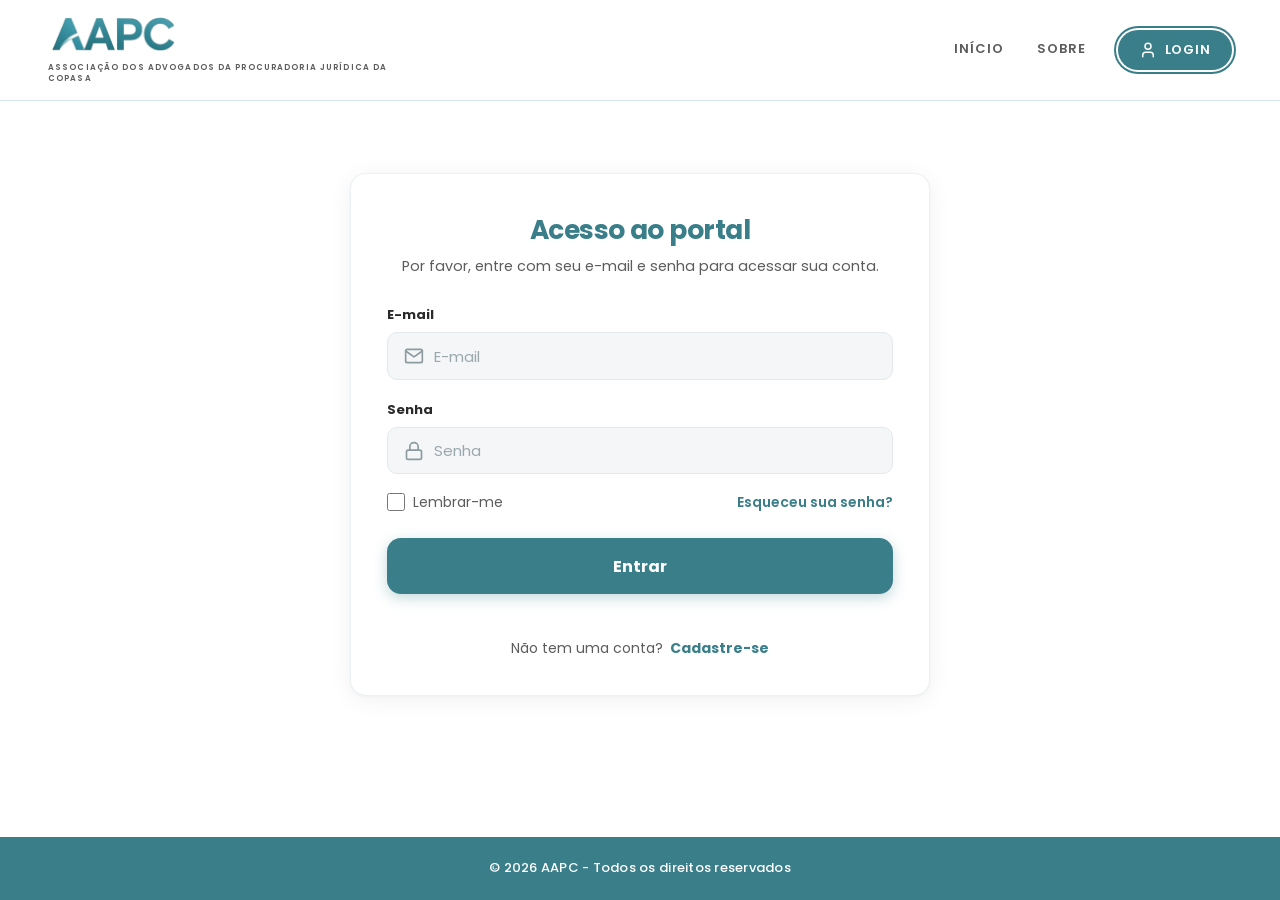
<file: Codigo/login.html>
<!DOCTYPE html>
<html lang="pt-BR">
  <head>
    <meta charset="UTF-8" />
    <meta name="viewport" content="width=device-width, initial-scale=1.0" />
    <title>AAPC — Login</title>
    <link rel="preconnect" href="https://fonts.googleapis.com" />
    <link rel="preconnect" href="https://fonts.gstatic.com" crossorigin />
    <link
      href="https://fonts.googleapis.com/css2?family=Poppins:wght@400;500;600;700&display=swap"
      rel="stylesheet"
    />
    <link rel="stylesheet" href="styles.css" />
  </head>
  <body>
    <header class="navbar">
      <a class="navbar__brand" href="index.html#inicio" aria-label="Ir para o início">
        <img
          class="navbar__logo-img"
          src="assets/logo2.png"
          alt="AAPC"
          width="200"
          height="56"
          decoding="async"
        />
        <span class="navbar__tagline"
          >Associação dos Advogados da Procuradoria Jurídica da Copasa</span
        >
      </a>
      <nav class="navbar__actions" aria-label="Principal">
        <a class="navbar__link" href="index.html#inicio">INÍCIO</a>
        <a class="navbar__link" href="index.html#sobre">SOBRE</a>
        <a
          class="navbar__login navbar__login--active"
          href="login.html"
          aria-current="page"
        >
          <svg
            class="navbar__login-icon"
            xmlns="http://www.w3.org/2000/svg"
            width="18"
            height="18"
            viewBox="0 0 24 24"
            fill="none"
            stroke="currentColor"
            stroke-width="2"
            stroke-linecap="round"
            stroke-linejoin="round"
            aria-hidden="true"
          >
            <path d="M19 21v-2a4 4 0 0 0-4-4H9a4 4 0 0 0-4 4v2" />
            <circle cx="12" cy="7" r="4" />
          </svg>
          LOGIN
        </a>
      </nav>
    </header>

    <div class="page-content">
      <main class="login-main">
        <div class="login-main__inner">
          <div class="login-card">
            <h1 class="login-card__title">Acesso ao portal</h1>
            <p class="login-card__lead">
              Por favor, entre com seu e-mail e senha para acessar sua conta.
            </p>

            <form class="login-form" action="#" method="post">
              <div class="login-form__field">
                <label class="login-form__label" for="login-email">E-mail</label>
                <div class="login-form__control">
                  <span class="login-form__icon" aria-hidden="true">
                    <svg
                      xmlns="http://www.w3.org/2000/svg"
                      width="20"
                      height="20"
                      viewBox="0 0 24 24"
                      fill="none"
                      stroke="currentColor"
                      stroke-width="2"
                      stroke-linecap="round"
                      stroke-linejoin="round"
                    >
                      <path
                        d="M4 4h16c1.1 0 2 .9 2 2v12c0 1.1-.9 2-2 2H4c-1.1 0-2-.9-2-2V6c0-1.1.9-2 2-2z"
                      />
                      <polyline points="22,6 12,13 2,6" />
                    </svg>
                  </span>
                  <input
                    class="login-form__input"
                    type="email"
                    id="login-email"
                    name="email"
                    placeholder="E-mail"
                    autocomplete="email"
                    required
                  />
                </div>
              </div>

              <div class="login-form__field">
                <label class="login-form__label" for="login-senha">Senha</label>
                <div class="login-form__control">
                  <span class="login-form__icon" aria-hidden="true">
                    <svg
                      xmlns="http://www.w3.org/2000/svg"
                      width="20"
                      height="20"
                      viewBox="0 0 24 24"
                      fill="none"
                      stroke="currentColor"
                      stroke-width="2"
                      stroke-linecap="round"
                      stroke-linejoin="round"
                    >
                      <rect x="3" y="11" width="18" height="11" rx="2" ry="2" />
                      <path d="M7 11V7a5 5 0 0 1 10 0v4" />
                    </svg>
                  </span>
                  <input
                    class="login-form__input"
                    type="password"
                    id="login-senha"
                    name="senha"
                    placeholder="Senha"
                    autocomplete="current-password"
                    required
                  />
                </div>
              </div>

              <div class="login-form__row">
                <label class="login-form__remember">
                  <input
                    class="login-form__checkbox"
                    type="checkbox"
                    name="lembrar"
                    id="login-lembrar"
                  />
                  <span>Lembrar-me</span>
                </label>
                <a class="login-form__link" href="#">Esqueceu sua senha?</a>
              </div>

              <button class="login-form__submit" type="submit">Entrar</button>

              <p class="login-form__signup">
                Não tem uma conta?
                <a
                  class="login-form__link login-form__link--bold"
                  href="cadastro_usuario.html"
                  >Cadastre-se</a
                >
              </p>
            </form>
          </div>
        </div>
      </main>
    </div>

    <footer class="footer">
      <p class="footer__text">© 2026 AAPC - Todos os direitos reservados</p>
    </footer>
  </body>
</html>
</file>
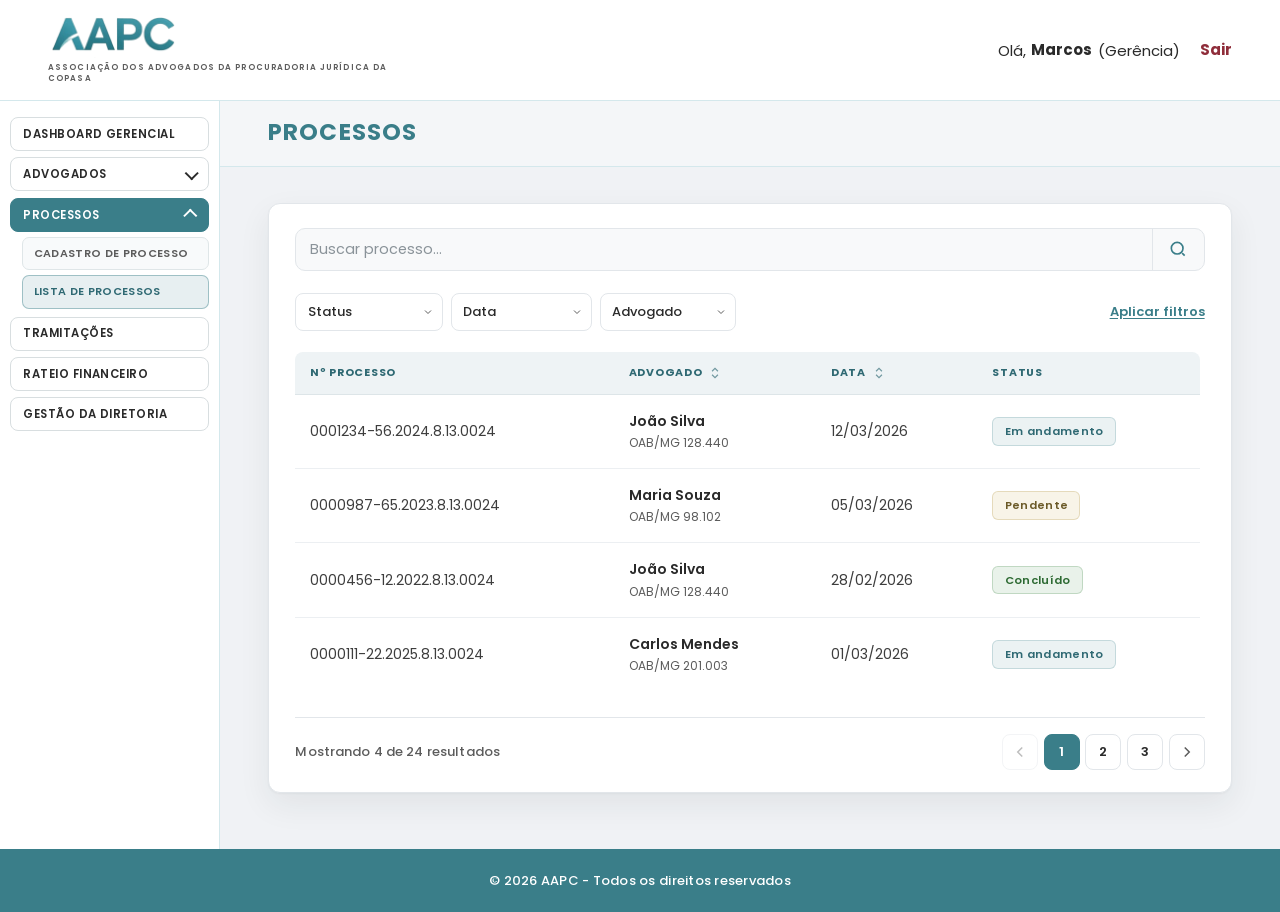
<file: Codigo/processos.html>
<!DOCTYPE html>
<html lang="pt-BR">
  <head>
    <meta charset="UTF-8" />
    <meta name="viewport" content="width=device-width, initial-scale=1.0" />
    <title>AAPC — Processos</title>
    <link rel="preconnect" href="https://fonts.googleapis.com" />
    <link rel="preconnect" href="https://fonts.gstatic.com" crossorigin />
    <link
      href="https://fonts.googleapis.com/css2?family=Poppins:wght@400;500;600;700&display=swap"
      rel="stylesheet"
    />
    <link rel="stylesheet" href="styles.css" />
  </head>
  <body>
    <header class="navbar">
      <a class="navbar__brand" href="index.html#inicio" aria-label="Ir para o início">
        <img
          class="navbar__logo-img"
          src="assets/logo2.png"
          alt="AAPC"
          width="200"
          height="56"
          decoding="async"
        />
        <span class="navbar__tagline"
          >Associação dos Advogados da Procuradoria Jurídica da Copasa</span
        >
      </a>
      <nav class="navbar__userbar" aria-label="Sessão do usuário">
        <div class="navbar__session">
          <div class="navbar__greeting">
            Olá,
            <span class="navbar__dropdown">
              <button
                type="button"
                class="navbar__name-btn"
                id="user-menu-btn"
                aria-expanded="false"
                aria-haspopup="true"
                aria-controls="user-menu-panel"
              >
                <span class="navbar__user-name">Marcos</span>
              </button>
              <div
                class="navbar__dropdown-panel"
                id="user-menu-panel"
                role="menu"
                hidden
              >
                <div class="navbar__dropdown-email" role="none">
                  <span class="navbar__dropdown-label">E-mail</span>
                  <span class="navbar__dropdown-value"
                    >marcos.silva@copasa.com.br</span
                  >
                </div>
                <a class="navbar__dropdown-item" href="#" role="menuitem"
                  >Alterar dados</a
                >
                <a
                  class="navbar__dropdown-item navbar__dropdown-item--logout"
                  href="login.html"
                  role="menuitem"
                  >Sair</a
                >
              </div>
            </span>
            <span class="navbar__user-role">(Gerência)</span>
          </div>
          <a class="navbar__logout" href="login.html">Sair</a>
        </div>
      </nav>
    </header>

    <div class="page-content dashboard-layout">
      <aside class="dashboard-sidebar" aria-label="Navegação do portal">
        <nav class="dashboard-tabs" aria-label="Módulos do portal">
          <a class="dashboard-tabs__tab" href="dashboard_gerencial.html"
            >Dashboard gerencial</a
          >
          <div class="dashboard-nav-group dashboard-nav-group--advogados">
            <button
              type="button"
              class="dashboard-tabs__tab dashboard-tabs__trigger"
              aria-expanded="false"
              aria-controls="submenu-advogados"
            >
              Advogados
            </button>
            <div class="dashboard-subtabs" id="submenu-advogados" hidden>
              <a class="dashboard-subtabs__item" href="cadastro_advogado.html"
                >Cadastro de advogados</a
              >
              <a class="dashboard-subtabs__item" href="lista_advogados.html"
                >Lista de advogados</a
              >
            </div>
          </div>
          <div class="dashboard-nav-group dashboard-nav-group--processos is-open">
            <button
              type="button"
              class="dashboard-tabs__tab dashboard-tabs__trigger dashboard-tabs__tab--active"
              aria-expanded="true"
              aria-current="page"
              aria-controls="submenu-processos"
            >
              Processos
            </button>
            <div class="dashboard-subtabs" id="submenu-processos">
              <a class="dashboard-subtabs__item" href="cadastro_processo.html"
                >Cadastro de processo</a
              >
              <a
                class="dashboard-subtabs__item dashboard-subtabs__item--active"
                href="processos.html"
                aria-current="page"
                >Lista de processos</a
              >
            </div>
          </div>
          <a class="dashboard-tabs__tab" href="tramitacoes.html">Tramitações</a>
          <a class="dashboard-tabs__tab" href="#">Rateio financeiro</a>
          <a class="dashboard-tabs__tab" href="gestao_diretoria.html"
            >Gestão da diretoria</a
          >
        </nav>
      </aside>
      <div class="dashboard-shell">
        <div class="dashboard-pagehead">
          <div class="dashboard-pagehead__inner">
            <h1 class="dashboard-pagehead__title">Processos</h1>
          </div>
        </div>

        <main class="dashboard-main" id="conteudo-principal">
        <div class="dashboard-main__inner">
          <article class="dashboard-card processos-panel">
            <div class="processos-search">
              <label class="visually-hidden" for="processos-busca"
                >Buscar processo</label
              >
              <input
                class="processos-search__input"
                type="search"
                id="processos-busca"
                name="q"
                placeholder="Buscar processo…"
                autocomplete="off"
              />
              <button
                type="button"
                class="processos-search__submit"
                aria-label="Buscar"
              >
                <svg
                  width="20"
                  height="20"
                  viewBox="0 0 24 24"
                  fill="none"
                  stroke="currentColor"
                  stroke-width="2"
                  aria-hidden="true"
                >
                  <circle cx="11" cy="11" r="7" />
                  <path d="M20 20l-3-3" />
                </svg>
              </button>
            </div>

            <div class="processos-filters">
              <div class="processos-filters__fields">
                <label class="visually-hidden" for="filtro-status">Status</label>
                <select
                  class="processos-select"
                  id="filtro-status"
                  name="status"
                >
                  <option value="">Status</option>
                  <option value="andamento">Em andamento</option>
                  <option value="pendente">Pendente</option>
                  <option value="concluido">Concluído</option>
                </select>
                <label class="visually-hidden" for="filtro-data">Data</label>
                <select class="processos-select" id="filtro-data" name="data">
                  <option value="">Data</option>
                  <option value="2026-03">Março 2026</option>
                  <option value="2026-02">Fevereiro 2026</option>
                </select>
                <label class="visually-hidden" for="filtro-advogado"
                  >Advogado</label
                >
                <select
                  class="processos-select"
                  id="filtro-advogado"
                  name="advogado"
                >
                  <option value="">Advogado</option>
                  <option value="1">João Silva</option>
                  <option value="2">Maria Souza</option>
                </select>
              </div>
              <button type="button" class="processos-filters__apply">
                Aplicar filtros
              </button>
            </div>

            <div class="dashboard-table-wrap">
              <table class="dashboard-table processos-table">
                <thead>
                  <tr>
                    <th scope="col">Nº processo</th>
                    <th scope="col">
                      <span class="processos-th-sort">
                        Advogado
                        <svg
                          class="processos-sort-icon"
                          width="14"
                          height="14"
                          viewBox="0 0 24 24"
                          fill="none"
                          stroke="currentColor"
                          stroke-width="2"
                          aria-hidden="true"
                        >
                          <path d="M7 15l5 5 5-5M7 9l5-5 5 5" />
                        </svg>
                      </span>
                    </th>
                    <th scope="col">
                      <span class="processos-th-sort">
                        Data
                        <svg
                          class="processos-sort-icon"
                          width="14"
                          height="14"
                          viewBox="0 0 24 24"
                          fill="none"
                          stroke="currentColor"
                          stroke-width="2"
                          aria-hidden="true"
                        >
                          <path d="M7 15l5 5 5-5M7 9l5-5 5 5" />
                        </svg>
                      </span>
                    </th>
                    <th scope="col">Status</th>
                  </tr>
                </thead>
                <tbody>
                  <tr>
                    <td>0001234-56.2024.8.13.0024</td>
                    <td>
                      <span class="processos-cell-name">João Silva</span>
                      <span class="processos-cell-sub">OAB/MG 128.440</span>
                    </td>
                    <td>12/03/2026</td>
                    <td>
                      <span class="status-pill status-pill--progress"
                        >Em andamento</span
                      >
                    </td>
                  </tr>
                  <tr>
                    <td>0000987-65.2023.8.13.0024</td>
                    <td>
                      <span class="processos-cell-name">Maria Souza</span>
                      <span class="processos-cell-sub">OAB/MG 98.102</span>
                    </td>
                    <td>05/03/2026</td>
                    <td>
                      <span class="status-pill status-pill--pending"
                        >Pendente</span
                      >
                    </td>
                  </tr>
                  <tr>
                    <td>0000456-12.2022.8.13.0024</td>
                    <td>
                      <span class="processos-cell-name">João Silva</span>
                      <span class="processos-cell-sub">OAB/MG 128.440</span>
                    </td>
                    <td>28/02/2026</td>
                    <td>
                      <span class="status-pill status-pill--done">Concluído</span>
                    </td>
                  </tr>
                  <tr>
                    <td>0000111-22.2025.8.13.0024</td>
                    <td>
                      <span class="processos-cell-name">Carlos Mendes</span>
                      <span class="processos-cell-sub">OAB/MG 201.003</span>
                    </td>
                    <td>01/03/2026</td>
                    <td>
                      <span class="status-pill status-pill--progress"
                        >Em andamento</span
                      >
                    </td>
                  </tr>
                </tbody>
              </table>
            </div>

            <div class="processos-list-footer">
              <p class="processos-list-meta">Mostrando 4 de 24 resultados</p>
              <nav class="processos-pagination" aria-label="Paginação">
                <button
                  type="button"
                  class="processos-page-btn"
                  disabled
                  aria-label="Página anterior"
                >
                  <svg
                    width="18"
                    height="18"
                    viewBox="0 0 24 24"
                    fill="none"
                    stroke="currentColor"
                    stroke-width="2"
                  >
                    <path d="M15 6l-6 6 6 6" />
                  </svg>
                </button>
                <div class="processos-page-numbers">
                  <button
                    type="button"
                    class="processos-page-num processos-page-num--active"
                    aria-current="page"
                  >
                    1
                  </button>
                  <button type="button" class="processos-page-num">2</button>
                  <button type="button" class="processos-page-num">3</button>
                </div>
                <button
                  type="button"
                  class="processos-page-btn"
                  aria-label="Próxima página"
                >
                  <svg
                    width="18"
                    height="18"
                    viewBox="0 0 24 24"
                    fill="none"
                    stroke="currentColor"
                    stroke-width="2"
                  >
                    <path d="M9 6l6 6-6 6" />
                  </svg>
                </button>
              </nav>
            </div>
          </article>
        </div>
      </main>
      </div>
    </div>

    <footer class="footer">
      <p class="footer__text">© 2026 AAPC - Todos os direitos reservados</p>
    </footer>

    <script>
      (function () {
        var root = document.querySelector(".navbar__dropdown");
        var btn = document.getElementById("user-menu-btn");
        var panel = document.getElementById("user-menu-panel");
        if (!root || !btn || !panel) return;

        function setOpen(open) {
          panel.hidden = !open;
          btn.setAttribute("aria-expanded", open ? "true" : "false");
        }

        function toggle() {
          setOpen(panel.hidden);
        }

        btn.addEventListener("click", function (e) {
          e.stopPropagation();
          toggle();
        });

        document.addEventListener("click", function (e) {
          if (!root.contains(e.target)) setOpen(false);
        });

        document.addEventListener("keydown", function (e) {
          if (e.key === "Escape") setOpen(false);
        });
      })();
    </script>
    <script>
      (function () {
        var nav = document.querySelector(".dashboard-sidebar nav.dashboard-tabs");
        if (!nav) return;
        var groups = nav.querySelectorAll(".dashboard-nav-group");

        function closeGroup(group) {
          var trigger = group.querySelector(".dashboard-tabs__trigger");
          var submenu = group.querySelector(".dashboard-subtabs");
          if (!trigger || !submenu) return;
          group.classList.remove("is-open");
          submenu.hidden = true;
          trigger.setAttribute("aria-expanded", "false");
        }

        function openGroup(group) {
          var trigger = group.querySelector(".dashboard-tabs__trigger");
          var submenu = group.querySelector(".dashboard-subtabs");
          if (!trigger || !submenu) return;
          group.classList.add("is-open");
          submenu.hidden = false;
          trigger.setAttribute("aria-expanded", "true");
        }

        function closeOthers(except) {
          groups.forEach(function (g) {
            if (g !== except) closeGroup(g);
          });
        }

        groups.forEach(function (group) {
          var trigger = group.querySelector(".dashboard-tabs__trigger");
          var submenu = group.querySelector(".dashboard-subtabs");
          if (!trigger || !submenu) return;

          if (group.classList.contains("is-open")) {
            openGroup(group);
          } else {
            closeGroup(group);
          }

          trigger.addEventListener("click", function (e) {
            e.preventDefault();
            if (submenu.hidden) {
              closeOthers(group);
              openGroup(group);
            } else {
              closeGroup(group);
            }
          });
        });
      })();
    </script>
  </body>
</html>
</file>
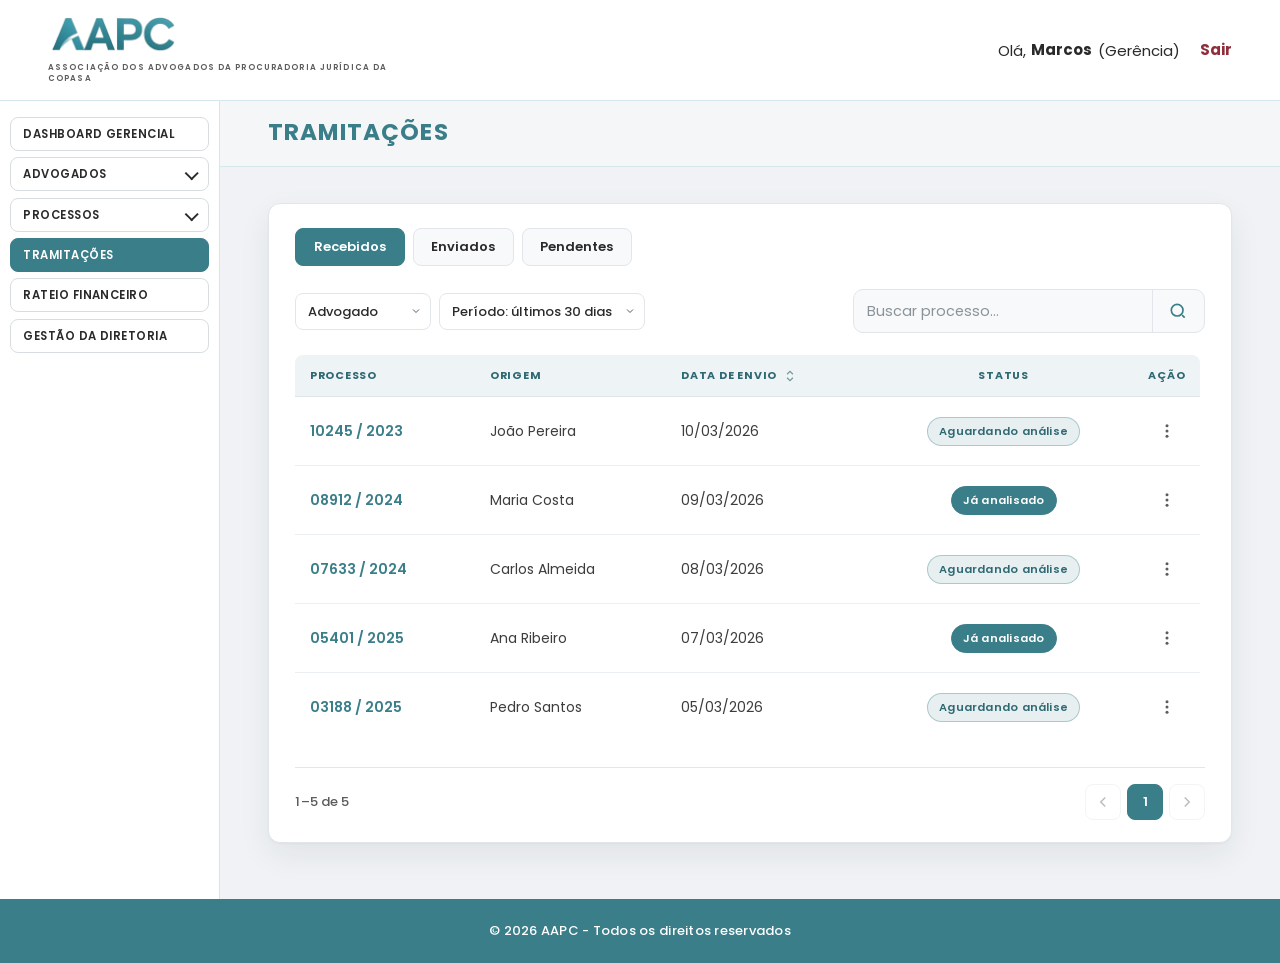
<file: Codigo/tramitacoes.html>
<!DOCTYPE html>
<html lang="pt-BR">
  <head>
    <meta charset="UTF-8" />
    <meta name="viewport" content="width=device-width, initial-scale=1.0" />
    <title>AAPC — Tramitações</title>
    <link rel="preconnect" href="https://fonts.googleapis.com" />
    <link rel="preconnect" href="https://fonts.gstatic.com" crossorigin />
    <link
      href="https://fonts.googleapis.com/css2?family=Poppins:wght@400;500;600;700&display=swap"
      rel="stylesheet"
    />
    <link rel="stylesheet" href="styles.css" />
  </head>
  <body>
    <header class="navbar">
      <a class="navbar__brand" href="index.html#inicio" aria-label="Ir para o início">
        <img
          class="navbar__logo-img"
          src="assets/logo2.png"
          alt="AAPC"
          width="200"
          height="56"
          decoding="async"
        />
        <span class="navbar__tagline"
          >Associação dos Advogados da Procuradoria Jurídica da Copasa</span
        >
      </a>
      <nav class="navbar__userbar" aria-label="Sessão do usuário">
        <div class="navbar__session">
          <div class="navbar__greeting">
            Olá,
            <span class="navbar__dropdown">
              <button
                type="button"
                class="navbar__name-btn"
                id="user-menu-btn"
                aria-expanded="false"
                aria-haspopup="true"
                aria-controls="user-menu-panel"
              >
                <span class="navbar__user-name">Marcos</span>
              </button>
              <div
                class="navbar__dropdown-panel"
                id="user-menu-panel"
                role="menu"
                hidden
              >
                <div class="navbar__dropdown-email" role="none">
                  <span class="navbar__dropdown-label">E-mail</span>
                  <span class="navbar__dropdown-value"
                    >marcos.silva@copasa.com.br</span
                  >
                </div>
                <a class="navbar__dropdown-item" href="#" role="menuitem"
                  >Alterar dados</a
                >
                <a
                  class="navbar__dropdown-item navbar__dropdown-item--logout"
                  href="login.html"
                  role="menuitem"
                  >Sair</a
                >
              </div>
            </span>
            <span class="navbar__user-role">(Gerência)</span>
          </div>
          <a class="navbar__logout" href="login.html">Sair</a>
        </div>
      </nav>
    </header>

    <div class="page-content dashboard-layout">
      <aside class="dashboard-sidebar" aria-label="Navegação do portal">
        <nav class="dashboard-tabs" aria-label="Módulos do portal">
          <a class="dashboard-tabs__tab" href="dashboard_gerencial.html"
            >Dashboard gerencial</a
          >
          <div class="dashboard-nav-group dashboard-nav-group--advogados">
            <button
              type="button"
              class="dashboard-tabs__tab dashboard-tabs__trigger"
              aria-expanded="false"
              aria-controls="submenu-advogados"
            >
              Advogados
            </button>
            <div class="dashboard-subtabs" id="submenu-advogados" hidden>
              <a class="dashboard-subtabs__item" href="cadastro_advogado.html"
                >Cadastro de advogados</a
              >
              <a class="dashboard-subtabs__item" href="lista_advogados.html"
                >Lista de advogados</a
              >
            </div>
          </div>
          <div class="dashboard-nav-group dashboard-nav-group--processos">
            <button
              type="button"
              class="dashboard-tabs__tab dashboard-tabs__trigger"
              aria-expanded="false"
              aria-controls="submenu-processos"
            >
              Processos
            </button>
            <div class="dashboard-subtabs" id="submenu-processos" hidden>
              <a class="dashboard-subtabs__item" href="cadastro_processo.html"
                >Cadastro de processo</a
              >
              <a class="dashboard-subtabs__item" href="processos.html"
                >Lista de processos</a
              >
            </div>
          </div>
          <a
            class="dashboard-tabs__tab dashboard-tabs__tab--active"
            href="tramitacoes.html"
            aria-current="page"
            >Tramitações</a
          >
          <a class="dashboard-tabs__tab" href="#">Rateio financeiro</a>
          <a class="dashboard-tabs__tab" href="gestao_diretoria.html"
            >Gestão da diretoria</a
          >
        </nav>
      </aside>
      <div class="dashboard-shell">
        <div class="dashboard-pagehead">
          <div class="dashboard-pagehead__inner">
            <h1 class="dashboard-pagehead__title">Tramitações</h1>
          </div>
        </div>

        <main class="dashboard-main" id="conteudo-principal">
        <div class="dashboard-main__inner">
          <article class="dashboard-card processos-panel tramitacoes-panel">
            <div
              class="tramitacoes-subtabs"
              role="tablist"
              aria-label="Visualização de tramitações"
            >
              <button
                type="button"
                class="tramitacoes-subtab tramitacoes-subtab--active"
                role="tab"
                aria-selected="true"
                id="tram-tab-recebidos"
                data-tram-panel="recebidos"
              >
                Recebidos
              </button>
              <button
                type="button"
                class="tramitacoes-subtab"
                role="tab"
                aria-selected="false"
                id="tram-tab-enviados"
                data-tram-panel="enviados"
              >
                Enviados
              </button>
              <button
                type="button"
                class="tramitacoes-subtab"
                role="tab"
                aria-selected="false"
                id="tram-tab-pendentes"
                data-tram-panel="pendentes"
              >
                Pendentes
              </button>
            </div>

            <div class="tramitacoes-toolbar">
              <div class="tramitacoes-toolbar__filters">
                <label class="visually-hidden" for="tram-advogado">Advogado</label>
                <select
                  class="processos-select"
                  id="tram-advogado"
                  name="advogado"
                >
                  <option value="">Advogado</option>
                  <option value="1">João Silva</option>
                  <option value="2">Maria Souza</option>
                </select>
                <label class="visually-hidden" for="tram-periodo">Período</label>
                <select
                  class="processos-select tramitacoes-select--wide"
                  id="tram-periodo"
                  name="periodo"
                >
                  <option value="30">Período: últimos 30 dias</option>
                  <option value="7">Últimos 7 dias</option>
                  <option value="90">Últimos 90 dias</option>
                </select>
              </div>
              <div class="tramitacoes-toolbar__search">
                <div class="processos-search tramitacoes-search">
                  <label class="visually-hidden" for="tram-busca"
                    >Buscar processo</label
                  >
                  <input
                    class="processos-search__input"
                    type="search"
                    id="tram-busca"
                    name="q"
                    placeholder="Buscar processo…"
                    autocomplete="off"
                  />
                  <button
                    type="button"
                    class="processos-search__submit"
                    aria-label="Buscar"
                  >
                    <svg
                      width="20"
                      height="20"
                      viewBox="0 0 24 24"
                      fill="none"
                      stroke="currentColor"
                      stroke-width="2"
                      aria-hidden="true"
                    >
                      <circle cx="11" cy="11" r="7" />
                      <path d="M20 20l-3-3" />
                    </svg>
                  </button>
                </div>
              </div>
            </div>

            <div class="dashboard-table-wrap">
              <table class="dashboard-table tramitacoes-table">
                <thead>
                  <tr>
                    <th scope="col">Processo</th>
                    <th scope="col">Origem</th>
                    <th scope="col">
                      <span class="processos-th-sort">
                        Data de envio
                        <svg
                          class="processos-sort-icon"
                          width="14"
                          height="14"
                          viewBox="0 0 24 24"
                          fill="none"
                          stroke="currentColor"
                          stroke-width="2"
                          aria-hidden="true"
                        >
                          <path d="M7 15l5 5 5-5M7 9l5-5 5 5" />
                        </svg>
                      </span>
                    </th>
                    <th scope="col">Status</th>
                    <th scope="col">Ação</th>
                  </tr>
                </thead>
                <tbody>
                  <tr>
                    <td>
                      <a class="tramitacoes-processo-link" href="#"
                        >10245 / 2023</a
                      >
                    </td>
                    <td>João Pereira</td>
                    <td>10/03/2026</td>
                    <td>
                      <span class="tramitacoes-badge tramitacoes-badge--aguardando"
                        >Aguardando análise</span
                      >
                    </td>
                    <td class="advogados-actions-cell">
                      <div class="advogados-dropdown">
                        <button
                          type="button"
                          class="advogados-dropdown__btn"
                          aria-expanded="false"
                          aria-haspopup="true"
                          aria-label="Ações do processo"
                        >
                          <svg
                            width="18"
                            height="18"
                            viewBox="0 0 24 24"
                            fill="currentColor"
                            aria-hidden="true"
                          >
                            <circle cx="12" cy="5" r="2" />
                            <circle cx="12" cy="12" r="2" />
                            <circle cx="12" cy="19" r="2" />
                          </svg>
                        </button>
                        <div class="advogados-dropdown__panel" role="menu" hidden>
                          <button
                            type="button"
                            class="advogados-dropdown__item"
                            role="menuitem"
                          >
                            Ver detalhes
                          </button>
                        </div>
                      </div>
                    </td>
                  </tr>
                  <tr>
                    <td>
                      <a class="tramitacoes-processo-link" href="#"
                        >08912 / 2024</a
                      >
                    </td>
                    <td>Maria Costa</td>
                    <td>09/03/2026</td>
                    <td>
                      <span
                        class="tramitacoes-badge tramitacoes-badge--analisado"
                        >Já analisado</span
                      >
                    </td>
                    <td class="advogados-actions-cell">
                      <div class="advogados-dropdown">
                        <button
                          type="button"
                          class="advogados-dropdown__btn"
                          aria-expanded="false"
                          aria-haspopup="true"
                          aria-label="Ações do processo"
                        >
                          <svg
                            width="18"
                            height="18"
                            viewBox="0 0 24 24"
                            fill="currentColor"
                            aria-hidden="true"
                          >
                            <circle cx="12" cy="5" r="2" />
                            <circle cx="12" cy="12" r="2" />
                            <circle cx="12" cy="19" r="2" />
                          </svg>
                        </button>
                        <div class="advogados-dropdown__panel" role="menu" hidden>
                          <button
                            type="button"
                            class="advogados-dropdown__item"
                            role="menuitem"
                          >
                            Ver detalhes
                          </button>
                        </div>
                      </div>
                    </td>
                  </tr>
                  <tr>
                    <td>
                      <a class="tramitacoes-processo-link" href="#"
                        >07633 / 2024</a
                      >
                    </td>
                    <td>Carlos Almeida</td>
                    <td>08/03/2026</td>
                    <td>
                      <span class="tramitacoes-badge tramitacoes-badge--aguardando"
                        >Aguardando análise</span
                      >
                    </td>
                    <td class="advogados-actions-cell">
                      <div class="advogados-dropdown">
                        <button
                          type="button"
                          class="advogados-dropdown__btn"
                          aria-expanded="false"
                          aria-haspopup="true"
                          aria-label="Ações do processo"
                        >
                          <svg
                            width="18"
                            height="18"
                            viewBox="0 0 24 24"
                            fill="currentColor"
                            aria-hidden="true"
                          >
                            <circle cx="12" cy="5" r="2" />
                            <circle cx="12" cy="12" r="2" />
                            <circle cx="12" cy="19" r="2" />
                          </svg>
                        </button>
                        <div class="advogados-dropdown__panel" role="menu" hidden>
                          <button
                            type="button"
                            class="advogados-dropdown__item"
                            role="menuitem"
                          >
                            Ver detalhes
                          </button>
                        </div>
                      </div>
                    </td>
                  </tr>
                  <tr>
                    <td>
                      <a class="tramitacoes-processo-link" href="#"
                        >05401 / 2025</a
                      >
                    </td>
                    <td>Ana Ribeiro</td>
                    <td>07/03/2026</td>
                    <td>
                      <span
                        class="tramitacoes-badge tramitacoes-badge--analisado"
                        >Já analisado</span
                      >
                    </td>
                    <td class="advogados-actions-cell">
                      <div class="advogados-dropdown">
                        <button
                          type="button"
                          class="advogados-dropdown__btn"
                          aria-expanded="false"
                          aria-haspopup="true"
                          aria-label="Ações do processo"
                        >
                          <svg
                            width="18"
                            height="18"
                            viewBox="0 0 24 24"
                            fill="currentColor"
                            aria-hidden="true"
                          >
                            <circle cx="12" cy="5" r="2" />
                            <circle cx="12" cy="12" r="2" />
                            <circle cx="12" cy="19" r="2" />
                          </svg>
                        </button>
                        <div class="advogados-dropdown__panel" role="menu" hidden>
                          <button
                            type="button"
                            class="advogados-dropdown__item"
                            role="menuitem"
                          >
                            Ver detalhes
                          </button>
                        </div>
                      </div>
                    </td>
                  </tr>
                  <tr>
                    <td>
                      <a class="tramitacoes-processo-link" href="#"
                        >03188 / 2025</a
                      >
                    </td>
                    <td>Pedro Santos</td>
                    <td>05/03/2026</td>
                    <td>
                      <span class="tramitacoes-badge tramitacoes-badge--aguardando"
                        >Aguardando análise</span
                      >
                    </td>
                    <td class="advogados-actions-cell">
                      <div class="advogados-dropdown">
                        <button
                          type="button"
                          class="advogados-dropdown__btn"
                          aria-expanded="false"
                          aria-haspopup="true"
                          aria-label="Ações do processo"
                        >
                          <svg
                            width="18"
                            height="18"
                            viewBox="0 0 24 24"
                            fill="currentColor"
                            aria-hidden="true"
                          >
                            <circle cx="12" cy="5" r="2" />
                            <circle cx="12" cy="12" r="2" />
                            <circle cx="12" cy="19" r="2" />
                          </svg>
                        </button>
                        <div class="advogados-dropdown__panel" role="menu" hidden>
                          <button
                            type="button"
                            class="advogados-dropdown__item"
                            role="menuitem"
                          >
                            Ver detalhes
                          </button>
                        </div>
                      </div>
                    </td>
                  </tr>
                </tbody>
              </table>
            </div>

            <div class="tramitacoes-list-footer">
              <p class="tramitacoes-range">1–5 de 5</p>
              <nav class="tramitacoes-pagination" aria-label="Paginação">
                <button
                  type="button"
                  class="processos-page-btn"
                  disabled
                  aria-label="Página anterior"
                >
                  <svg
                    width="18"
                    height="18"
                    viewBox="0 0 24 24"
                    fill="none"
                    stroke="currentColor"
                    stroke-width="2"
                  >
                    <path d="M15 6l-6 6 6 6" />
                  </svg>
                </button>
                <div class="processos-page-numbers">
                  <button
                    type="button"
                    class="processos-page-num processos-page-num--active"
                    aria-current="page"
                  >
                    1
                  </button>
                </div>
                <button
                  type="button"
                  class="processos-page-btn"
                  disabled
                  aria-label="Próxima página"
                >
                  <svg
                    width="18"
                    height="18"
                    viewBox="0 0 24 24"
                    fill="none"
                    stroke="currentColor"
                    stroke-width="2"
                  >
                    <path d="M9 6l6 6-6 6" />
                  </svg>
                </button>
              </nav>
            </div>
          </article>
        </div>
      </main>
      </div>
    </div>

    <footer class="footer">
      <p class="footer__text">© 2026 AAPC - Todos os direitos reservados</p>
    </footer>
    <script>
      (function () {
        var root = document.querySelector(".navbar__dropdown");
        var btn = document.getElementById("user-menu-btn");
        var panel = document.getElementById("user-menu-panel");
        if (!root || !btn || !panel) return;

        function setOpen(open) {
          panel.hidden = !open;
          btn.setAttribute("aria-expanded", open ? "true" : "false");
        }

        function toggle() {
          setOpen(panel.hidden);
        }

        btn.addEventListener("click", function (e) {
          e.stopPropagation();
          toggle();
        });

        document.addEventListener("click", function (e) {
          if (!root.contains(e.target)) setOpen(false);
        });

        document.addEventListener("keydown", function (e) {
          if (e.key === "Escape") setOpen(false);
        });
      })();
    </script>
    <script>
      (function () {
        var root = document.querySelector(".tramitacoes-panel");
        if (!root) return;

        var subtabs = root.querySelectorAll(".tramitacoes-subtab");
        subtabs.forEach(function (tab) {
          tab.addEventListener("click", function () {
            subtabs.forEach(function (t) {
              t.classList.remove("tramitacoes-subtab--active");
              t.setAttribute("aria-selected", "false");
            });
            tab.classList.add("tramitacoes-subtab--active");
            tab.setAttribute("aria-selected", "true");
          });
        });

        function closeAllTramDropdowns() {
          root.querySelectorAll(".advogados-dropdown__panel").forEach(function (p) {
            p.hidden = true;
            var btn = p.previousElementSibling;
            if (btn && btn.classList.contains("advogados-dropdown__btn")) {
              btn.setAttribute("aria-expanded", "false");
            }
          });
        }

        root.addEventListener("click", function (e) {
          var trigger = e.target.closest(".advogados-dropdown__btn");
          if (!trigger || !root.contains(trigger)) return;
          e.stopPropagation();
          var dropPanel = trigger.nextElementSibling;
          if (!dropPanel || !dropPanel.classList.contains("advogados-dropdown__panel"))
            return;
          var willOpen = dropPanel.hidden;
          closeAllTramDropdowns();
          if (willOpen) {
            dropPanel.hidden = false;
            trigger.setAttribute("aria-expanded", "true");
          }
        });

        document.addEventListener("click", function () {
          closeAllTramDropdowns();
        });

        document.addEventListener("keydown", function (e) {
          if (e.key === "Escape") closeAllTramDropdowns();
        });
      })();
    </script>
    <script>
      (function () {
        var nav = document.querySelector(".dashboard-sidebar nav.dashboard-tabs");
        if (!nav) return;
        var groups = nav.querySelectorAll(".dashboard-nav-group");

        function closeGroup(group) {
          var trigger = group.querySelector(".dashboard-tabs__trigger");
          var submenu = group.querySelector(".dashboard-subtabs");
          if (!trigger || !submenu) return;
          group.classList.remove("is-open");
          submenu.hidden = true;
          trigger.setAttribute("aria-expanded", "false");
        }

        function openGroup(group) {
          var trigger = group.querySelector(".dashboard-tabs__trigger");
          var submenu = group.querySelector(".dashboard-subtabs");
          if (!trigger || !submenu) return;
          group.classList.add("is-open");
          submenu.hidden = false;
          trigger.setAttribute("aria-expanded", "true");
        }

        function closeOthers(except) {
          groups.forEach(function (g) {
            if (g !== except) closeGroup(g);
          });
        }

        groups.forEach(function (group) {
          var trigger = group.querySelector(".dashboard-tabs__trigger");
          var submenu = group.querySelector(".dashboard-subtabs");
          if (!trigger || !submenu) return;

          if (group.classList.contains("is-open")) {
            openGroup(group);
          } else {
            closeGroup(group);
          }

          trigger.addEventListener("click", function (e) {
            e.preventDefault();
            if (submenu.hidden) {
              closeOthers(group);
              openGroup(group);
            } else {
              closeGroup(group);
            }
          });
        });
      })();
    </script>
  </body>
</html>
</file>
<file: Codigo/styles.css>
:root {
  --teal: #3a7e89;
  --teal-dark: #2f6973;
  --teal-hover: #2a5f68;
  --teal-soft: rgba(58, 126, 137, 0.12);
  --teal-wave: rgba(58, 126, 137, 0.18);
  --teal-line: rgba(58, 126, 137, 0.28);
  --text: #2a2a2a;
  --text-body: #3d3d3d;
  --text-muted: #5c5c5c;
  --border-header: #d4e8ec;
  --white: #ffffff;
  --logout: #8f2d3a;
  --logout-hover: #6f222d;
  --chart-red: #c94c59;
  --dashboard-surface: #f0f2f5;
  --border-ui: #e2e6ea;
  --table-head-bg: #eef3f5;
  --surface-muted: #f8f9fa;
}

* {
  box-sizing: border-box;
  margin: 0;
  padding: 0;
}

html {
  height: 100%;
  overflow-x: clip;
}

body {
  display: flex;
  flex-direction: column;
  min-height: 100%;
  min-height: 100dvh;
  font-family: "Poppins", system-ui, sans-serif;
  font-size: 1rem;
  background: var(--white);
  color: var(--text);
  -webkit-font-smoothing: antialiased;
}

.page-content {
  flex: 1 0 auto;
  width: 100%;
}

.page-content.dashboard-layout {
  display: flex;
  flex-direction: row;
  align-items: stretch;
  flex: 1 1 auto;
  min-height: 0;
  width: 100%;
}

.dashboard-sidebar {
  flex: 0 0 auto;
  width: 13.75rem;
  max-width: 100%;
  background: var(--white);
  border-right: 1px solid var(--border-header);
  padding: 1rem 0.65rem 1.35rem;
  box-sizing: border-box;
}

.dashboard-shell {
  flex: 1 1 auto;
  min-width: 0;
  display: flex;
  flex-direction: column;
  min-height: 0;
  background: var(--dashboard-surface);
}

main {
  width: 100%;
  max-width: none;
}

.hero__clip-defs {
  position: absolute;
  width: 0;
  height: 0;
  overflow: hidden;
}

/* ——— Header ——— */
.navbar {
  display: flex;
  align-items: center;
  justify-content: space-between;
  gap: 1.5rem;
  flex-wrap: wrap;
  padding: 1rem clamp(1.25rem, 4vw, 3rem);
  background: var(--white);
  border-bottom: 1px solid var(--border-header);
  flex-shrink: 0;
  overflow: visible;
}

.navbar__brand {
  display: flex;
  flex-direction: column;
  gap: 0.2rem;
  text-decoration: none;
  color: inherit;
  max-width: min(100%, 24rem);
}

.navbar__logo-img {
  display: block;
  height: clamp(2rem, 4.2vw, 2.65rem);
  width: auto;
  max-width: min(220px, 55vw);
  object-fit: contain;
  object-position: left center;
}

.navbar__tagline {
  font-size: 0.5rem;
  font-weight: 600;
  letter-spacing: 0.14em;
  text-transform: uppercase;
  color: var(--text-muted);
  line-height: 1.4;
}

.navbar__actions {
  display: flex;
  align-items: center;
  gap: clamp(1rem, 3vw, 2rem);
  flex-wrap: wrap;
}

.navbar__link {
  font-size: 0.8125rem;
  font-weight: 600;
  letter-spacing: 0.08em;
  text-decoration: none;
  color: var(--text-muted);
  padding: 0.35rem 0;
  border-bottom: 2px solid transparent;
  transition: color 0.2s, border-color 0.2s;
}

.navbar__link:hover,
.navbar__link:focus-visible {
  outline: none;
  color: var(--teal);
}

.navbar__link--active {
  color: var(--teal);
  border-bottom-color: var(--teal);
}

.navbar__login {
  display: inline-flex;
  align-items: center;
  justify-content: center;
  gap: 0.45rem;
  padding: 0.6rem 1.35rem;
  font-size: 0.8125rem;
  font-weight: 600;
  letter-spacing: 0.06em;
  text-decoration: none;
  color: var(--white);
  background: var(--teal);
  border: none;
  border-radius: 999px;
  cursor: pointer;
  transition: background 0.2s;
}

.navbar__login:hover,
.navbar__login:focus-visible {
  outline: none;
  background: var(--teal-hover);
}

.navbar__login--active {
  box-shadow: 0 0 0 2px var(--white), 0 0 0 4px var(--teal);
}

.navbar__login--active:hover,
.navbar__login--active:focus-visible {
  background: var(--teal-hover);
  box-shadow: 0 0 0 2px var(--white), 0 0 0 4px var(--teal-hover);
}

.navbar__login-icon {
  flex-shrink: 0;
}

/* Barra do usuário (ex.: dashboard gerencial) */
.navbar__userbar {
  display: flex;
  align-items: center;
  justify-content: flex-end;
  flex: 1;
  min-width: 0;
}

.navbar__session {
  display: flex;
  align-items: center;
  gap: clamp(0.75rem, 2vw, 1.25rem);
  flex-wrap: wrap;
}

.navbar__greeting {
  margin: 0;
  font-size: 0.9375rem;
  font-weight: 400;
  color: var(--text);
  line-height: 1.4;
}

.navbar__dropdown {
  position: relative;
  display: inline-block;
  vertical-align: baseline;
}

.navbar__name-btn {
  display: inline;
  padding: 0.1rem 0.2rem;
  margin: 0 -0.1rem;
  font: inherit;
  color: inherit;
  background: none;
  border: none;
  border-radius: 4px;
  cursor: pointer;
  vertical-align: baseline;
}

.navbar__name-btn:hover .navbar__user-name,
.navbar__name-btn:focus-visible .navbar__user-name {
  color: var(--teal);
  text-decoration: underline;
}

.navbar__name-btn:focus-visible {
  outline: 2px solid var(--teal);
  outline-offset: 2px;
}

.navbar__user-name {
  font-weight: 700;
}

.navbar__user-role {
  font-weight: 400;
}

.navbar__dropdown-panel {
  position: absolute;
  top: calc(100% + 0.4rem);
  right: 0;
  z-index: 300;
  min-width: 260px;
  padding: 0.65rem 0;
  background: var(--white);
  border: 1px solid var(--border-header);
  border-radius: 10px;
  box-shadow: 0 8px 28px rgba(42, 42, 42, 0.12);
}

.navbar__dropdown-panel[hidden] {
  display: none !important;
}

.navbar__dropdown-email {
  display: flex;
  flex-direction: column;
  gap: 0.2rem;
  padding: 0.5rem 1rem 0.75rem;
  margin: 0;
  border-bottom: 1px solid #eef4f5;
}

.navbar__dropdown-label {
  font-size: 0.7rem;
  font-weight: 600;
  letter-spacing: 0.06em;
  text-transform: uppercase;
  color: var(--text-muted);
}

.navbar__dropdown-value {
  font-size: 0.875rem;
  color: var(--text);
  word-break: break-all;
}

.navbar__dropdown-item {
  display: block;
  padding: 0.65rem 1rem;
  font-size: 0.9rem;
  font-weight: 500;
  color: var(--text);
  text-decoration: none;
  transition: background 0.15s;
}

.navbar__dropdown-item:hover,
.navbar__dropdown-item:focus-visible {
  background: rgba(58, 126, 137, 0.08);
  outline: none;
}

.navbar__dropdown-item--logout {
  font-weight: 700;
  color: var(--logout);
  border-top: 1px solid #eef4f5;
  margin-top: 0.15rem;
}

.navbar__dropdown-item--logout:hover,
.navbar__dropdown-item--logout:focus-visible {
  background: rgba(143, 45, 58, 0.08);
  color: var(--logout-hover);
}

.navbar__logout {
  font-size: 0.9375rem;
  font-weight: 700;
  color: var(--logout);
  text-decoration: none;
  white-space: nowrap;
  transition: color 0.2s;
}

.navbar__logout:hover,
.navbar__logout:focus-visible {
  color: var(--logout-hover);
  outline: none;
  text-decoration: underline;
}

/* ——— Hero ——— */
.hero {
  position: relative;
  overflow: hidden;
  width: 100%;
  max-width: none;
  margin: 0;
  padding: clamp(2.75rem, 7vw, 5rem) clamp(1.25rem, 4vw, 3rem)
    clamp(3.25rem, 8vw, 5.5rem);
  box-sizing: border-box;
  background-color: #f7fbfc;
  background-image: linear-gradient(
    180deg,
    #ffffff 0%,
    #f9fcfd 35%,
    #f2f8fa 70%,
    #edf4f6 100%
  );
  background-repeat: no-repeat;
  background-size: 100% 100%;
}

.hero__wave {
  position: absolute;
  inset: 0;
  width: 100%;
  height: 100%;
  pointer-events: none;
  background: radial-gradient(
      ellipse 95% 80% at 0% 100%,
      var(--teal-wave) 0%,
      transparent 58%
    ),
    radial-gradient(
      ellipse 70% 55% at 50% 100%,
      var(--teal-soft) 0%,
      transparent 52%
    ),
    radial-gradient(
      ellipse 85% 70% at 100% 85%,
      rgba(58, 126, 137, 0.1) 0%,
      transparent 55%
    ),
    radial-gradient(
      ellipse 60% 50% at 100% 20%,
      rgba(58, 126, 137, 0.05) 0%,
      transparent 45%
    );
}

.hero__inner {
  position: relative;
  z-index: 1;
  display: grid;
  grid-template-columns: minmax(0, 1.12fr) minmax(0, 0.88fr);
  gap: clamp(0.5rem, 2vw, 2rem);
  align-items: center;
  max-width: 1180px;
  margin: 0 auto;
}

.hero__copy {
  position: relative;
  min-width: 0;
  padding-right: clamp(0.5rem, 2vw, 1.5rem);
  padding-bottom: 2rem;
  z-index: 2;
}

.hero__lines {
  position: absolute;
  left: -5%;
  bottom: 0;
  width: min(220px, 55vw);
  height: 100px;
  pointer-events: none;
  background: url("data:image/svg+xml,%3Csvg xmlns='http://www.w3.org/2000/svg' viewBox='0 0 240 100' fill='none'%3E%3Cpath d='M0 78c40-18 80-18 120 0s80 18 120 0' stroke='%233A7E89' stroke-opacity='0.22' stroke-width='1.2'/%3E%3Cpath d='M0 88c35-14 75-14 115 0s80 14 115 0' stroke='%233A7E89' stroke-opacity='0.18' stroke-width='1'/%3E%3Cpath d='M0 68c45-12 85-12 130 0' stroke='%233A7E89' stroke-opacity='0.14' stroke-width='0.9'/%3E%3C/svg%3E")
    no-repeat left bottom;
  background-size: contain;
}

.hero__welcome {
  font-size: clamp(1.4rem, 3.2vw, 1.85rem);
  font-weight: 500;
  color: var(--text);
  letter-spacing: -0.02em;
  margin-bottom: 0.5rem;
}

.hero__title {
  margin: 0 0 1.1rem;
  line-height: 0;
}

.hero__logo-img {
  display: block;
  height: clamp(4rem, 13vw, 6.25rem);
  width: auto;
  max-width: 100%;
  object-fit: contain;
  object-position: left center;
}

.hero__subtitle {
  font-size: clamp(0.9rem, 1.45vw, 1rem);
  font-weight: 400;
  color: var(--text-body);
  line-height: 1.65;
  max-width: 22rem;
  margin-bottom: 2rem;
}

.hero__cta {
  display: inline-flex;
  align-items: center;
  gap: 0.6rem;
  padding: 0.9rem 2rem;
  font-size: 0.9375rem;
  font-weight: 600;
  text-decoration: none;
  color: var(--white);
  background: var(--teal);
  border-radius: 50px;
  transition: background 0.2s, box-shadow 0.2s, transform 0.15s;
  box-shadow: 0 6px 20px rgba(58, 126, 137, 0.32);
}

.hero__cta:hover,
.hero__cta:focus-visible {
  outline: none;
  background: var(--teal-hover);
  box-shadow: 0 8px 28px rgba(58, 126, 137, 0.38);
  transform: translateY(-1px);
}

.hero__cta-arrow {
  font-size: 1.1em;
  line-height: 1;
  font-weight: 500;
}

.hero__media {
  min-width: 0;
  position: relative;
  justify-self: end;
  width: 100%;
  max-width: 520px;
  margin-right: clamp(-0.5rem, -1vw, 0);
  filter: drop-shadow(0 14px 40px rgba(42, 42, 42, 0.12));
}

.hero__img {
  display: block;
  width: 100%;
  height: auto;
  aspect-ratio: 4 / 3;
  object-fit: cover;
  object-position: center;
  clip-path: url(#heroPhotoWave);
}

@media (max-width: 800px) {
  .hero__inner {
    grid-template-columns: 1fr;
    gap: 2rem;
  }

  .hero__copy {
    padding-right: 0;
    text-align: left;
  }

  .hero__lines {
    left: 0;
    width: 180px;
    height: 80px;
  }

  .hero__media {
    justify-self: center;
    max-width: 440px;
    margin-right: 0;
  }

  .hero__img {
    clip-path: none;
    border-radius: 20px;
    aspect-ratio: 16 / 10;
  }
}

/* ——— Sobre (mesmo eixo horizontal do hero / botão Acessar Portal) ——— */
.about {
  width: 100%;
  max-width: none;
  margin: 0;
  padding: clamp(2.5rem, 6vw, 4rem) clamp(1.25rem, 4vw, 3rem);
  box-sizing: border-box;
}

.about__inner {
  max-width: 1180px;
  margin: 0 auto;
  text-align: justify;
}

.about__title {
  font-size: clamp(1.35rem, 2.5vw, 1.65rem);
  font-weight: 700;
  color: var(--teal);
  letter-spacing: -0.02em;
  margin-bottom: 1.25rem;
  text-align: left;
}

.about__text {
  font-size: clamp(0.95rem, 1.5vw, 1.05rem);
  font-weight: 400;
  line-height: 1.75;
  color: var(--text-muted);
  hyphens: auto;
  text-wrap: pretty;
}

.about__text + .about__text {
  margin-top: 1.15rem;
}

/* ——— Login ——— */
.login-main {
  width: 100%;
  max-width: none;
  margin: 0;
  padding: clamp(2.5rem, 8vw, 4.5rem) clamp(1.25rem, 4vw, 3rem);
  box-sizing: border-box;
  background: var(--white);
  display: flex;
  align-items: center;
  justify-content: center;
}

.login-main__inner {
  width: 100%;
  max-width: 1180px;
  margin: 0 auto;
  display: flex;
  justify-content: center;
}

.login-card {
  width: 100%;
  max-width: 580px;
  padding: clamp(1.75rem, 4vw, 2.25rem);
  background: var(--white);
  border-radius: 16px;
  border: 1px solid rgba(58, 126, 137, 0.1);
  box-shadow: 0 4px 24px rgba(42, 42, 42, 0.06),
    0 1px 3px rgba(42, 42, 42, 0.04);
}

.login-card__title {
  font-size: clamp(1.35rem, 2.8vw, 1.65rem);
  font-weight: 700;
  color: var(--teal);
  margin-bottom: 0.35rem;
  text-align: center;
  letter-spacing: -0.02em;
}

.login-card__lead {
  font-size: 0.9rem;
  color: var(--text-muted);
  text-align: center;
  margin-bottom: 1.75rem;
  line-height: 1.5;
}

.login-form {
  display: flex;
  flex-direction: column;
  gap: 1.25rem;
}

.login-form__field {
  display: flex;
  flex-direction: column;
  gap: 0.45rem;
}

.login-form__label {
  font-size: 0.8125rem;
  font-weight: 700;
  color: var(--text);
}

.login-form__control {
  display: flex;
  align-items: center;
  gap: 0.65rem;
  padding: 0.7rem 1rem;
  background: #f4f6f8;
  border: 1px solid #e3e9eb;
  border-radius: 10px;
  transition: border-color 0.2s, box-shadow 0.2s;
}

.login-form__control:focus-within {
  border-color: rgba(58, 126, 137, 0.55);
  box-shadow: 0 0 0 3px rgba(58, 126, 137, 0.12);
}

.login-form__icon {
  display: flex;
  flex-shrink: 0;
  color: #8b9ba0;
}

.login-form__icon svg {
  display: block;
}

.login-form__input {
  flex: 1;
  min-width: 0;
  padding: 0;
  font-family: inherit;
  font-size: 0.9375rem;
  border: none;
  background: transparent;
  color: var(--text);
}

.login-form__input::placeholder {
  color: #9aa8ad;
}

.login-form__input:focus {
  outline: none;
}

.login-form__row {
  display: flex;
  justify-content: space-between;
  align-items: center;
  flex-wrap: wrap;
  gap: 0.75rem;
  margin-top: -0.15rem;
}

.login-form__remember {
  display: inline-flex;
  align-items: center;
  gap: 0.5rem;
  font-size: 0.875rem;
  font-weight: 400;
  color: var(--text-muted);
  cursor: pointer;
  user-select: none;
}

.login-form__checkbox {
  width: 18px;
  height: 18px;
  margin: 0;
  border-radius: 4px;
  border: 2px solid var(--teal);
  accent-color: var(--teal);
  cursor: pointer;
}

.login-form__link {
  font-size: 0.875rem;
  font-weight: 600;
  color: var(--teal);
  text-decoration: none;
  white-space: nowrap;
}

.login-form__link:hover,
.login-form__link:focus-visible {
  text-decoration: underline;
  outline: none;
}

.login-form__link--bold {
  font-weight: 700;
}

.login-form__submit {
  width: 100%;
  margin-top: 0.35rem;
  padding: 0.95rem 1.5rem;
  font-family: inherit;
  font-size: 1rem;
  font-weight: 700;
  color: var(--white);
  background: var(--teal);
  border: none;
  border-radius: 14px;
  cursor: pointer;
  transition: background 0.2s, box-shadow 0.2s;
  box-shadow: 0 4px 14px rgba(58, 126, 137, 0.3);
}

.login-form__submit:hover,
.login-form__submit:focus-visible {
  outline: none;
  background: var(--teal-hover);
  box-shadow: 0 6px 20px rgba(58, 126, 137, 0.38);
}

.login-form__signup {
  margin-top: 0.25rem;
  padding-top: 1.25rem;
  text-align: center;
  font-size: 0.875rem;
  color: var(--text-muted);
  line-height: 1.5;
}

.login-form__signup .login-form__link {
  margin-left: 0.2rem;
}

.login-form__control--textonly {
  padding-left: 1rem;
}

/* ——— Cadastro: perfil + convite (cadastro_usuario) ——— */
.cadastro-perfil {
  padding: 1.1rem 1.15rem;
  background: rgba(58, 126, 137, 0.06);
  border: 1px solid rgba(58, 126, 137, 0.28);
  border-radius: 12px;
  margin-top: 0.15rem;
}

.cadastro-perfil__title {
  font-size: 0.9rem;
  font-weight: 700;
  color: var(--teal);
  margin-bottom: 0.85rem;
}

.cadastro-perfil__options {
  display: flex;
  flex-wrap: wrap;
  gap: 1rem 1.5rem;
}

.cadastro-perfil__option {
  display: inline-flex;
  align-items: center;
  gap: 0.5rem;
  font-size: 0.9rem;
  font-weight: 500;
  color: var(--text);
  cursor: pointer;
  user-select: none;
}

.cadastro-perfil__option input {
  width: 18px;
  height: 18px;
  margin: 0;
  flex-shrink: 0;
  accent-color: var(--teal);
  cursor: pointer;
}

.cadastro-convite {
  padding: 1.1rem 1.15rem;
  background: #faf6ed;
  border: 1px solid #e5dcc4;
  border-radius: 12px;
  margin-top: 0.15rem;
}

.cadastro-convite__heading {
  font-size: 0.9rem;
  font-weight: 700;
  color: var(--text);
  margin-bottom: 0.75rem;
}

.cadastro-convite__field {
  margin-bottom: 0.35rem;
}

.cadastro-convite__hint {
  font-size: 0.8rem;
  color: var(--text-muted);
  line-height: 1.45;
  margin: 0;
}

/* ——— Dashboard gerencial ——— */
.dashboard-tabs {
  display: flex;
  flex-direction: column;
  flex-wrap: nowrap;
  gap: 0.4rem;
  align-items: stretch;
}

.dashboard-nav-group {
  display: flex;
  flex-direction: column;
  gap: 0.4rem;
}

.dashboard-tabs__tab {
  display: inline-flex;
  align-items: center;
  justify-content: flex-start;
  width: 100%;
  box-sizing: border-box;
  padding: 0.55rem 0.75rem;
  font-family: inherit;
  font-size: 0.72rem;
  font-weight: 600;
  letter-spacing: 0.04em;
  line-height: 1.25;
  text-transform: uppercase;
  text-align: left;
  text-decoration: none;
  color: var(--text);
  background: var(--white);
  border: 1px solid #d8dee0;
  border-radius: 8px;
  transition: background 0.15s, color 0.15s, border-color 0.15s;
}

button.dashboard-tabs__tab {
  margin: 0;
  -webkit-appearance: none;
  appearance: none;
}

.dashboard-tabs__trigger {
  cursor: pointer;
}

.dashboard-nav-group .dashboard-tabs__trigger::after {
  content: "";
  margin-left: auto;
  width: 0.5rem;
  height: 0.5rem;
  border-right: 2px solid currentColor;
  border-bottom: 2px solid currentColor;
  transform: rotate(45deg) translateY(-1px);
  transition: transform 0.15s ease;
}

.dashboard-nav-group.is-open .dashboard-tabs__trigger::after {
  transform: rotate(-135deg) translateY(-1px);
}

.dashboard-subtabs {
  display: flex;
  flex-direction: column;
  gap: 0.32rem;
  margin: -0.08rem 0 0.1rem;
  padding-left: 0.75rem;
}

.dashboard-subtabs[hidden] {
  display: none !important;
}

.dashboard-subtabs__item {
  display: block;
  padding: 0.45rem 0.65rem;
  font-size: 0.69rem;
  font-weight: 600;
  letter-spacing: 0.03em;
  text-transform: uppercase;
  text-decoration: none;
  color: var(--text-muted);
  background: #f8fafb;
  border: 1px solid #dfe6e8;
  border-radius: 7px;
  transition: color 0.15s, border-color 0.15s, background 0.15s;
}

.dashboard-subtabs__item:hover,
.dashboard-subtabs__item:focus-visible {
  outline: none;
  color: var(--teal);
  border-color: rgba(58, 126, 137, 0.45);
  background: #f3f8f9;
}

.dashboard-subtabs__item--active {
  color: var(--teal-dark);
  border-color: rgba(58, 126, 137, 0.42);
  background: var(--teal-soft);
}

.dashboard-tabs__tab:hover {
  border-color: rgba(58, 126, 137, 0.45);
  color: var(--teal);
}

.dashboard-tabs__tab--active {
  background: var(--teal);
  color: var(--white);
  border-color: var(--teal);
}

.dashboard-tabs__tab--active:hover {
  color: var(--white);
  background: var(--teal-dark);
  border-color: var(--teal-dark);
}

.dashboard-pagehead {
  background: #f4f6f8;
  border-bottom: 1px solid var(--border-header);
}

.dashboard-pagehead__inner {
  max-width: 1180px;
  margin: 0 auto;
  padding: 1rem clamp(1.25rem, 4vw, 3rem) 1.15rem;
}

.dashboard-pagehead__title {
  margin: 0;
  font-size: clamp(1.1rem, 2.4vw, 1.45rem);
  font-weight: 700;
  color: var(--teal);
  text-transform: uppercase;
  letter-spacing: 0.05em;
  line-height: 1.3;
}

@media (max-width: 720px) {
  .page-content.dashboard-layout {
    flex-direction: column;
  }

  .dashboard-sidebar {
    width: 100%;
    border-right: none;
    border-bottom: 1px solid var(--border-header);
    padding: 0.75rem clamp(1rem, 4vw, 1.25rem) 0.85rem;
  }

  .dashboard-tabs {
    flex-direction: row;
    flex-wrap: wrap;
    gap: 0.45rem;
  }

  .dashboard-tabs__tab {
    flex: 1 1 auto;
    min-width: min(8.5rem, 100%);
    justify-content: center;
    text-align: center;
  }
}

.dashboard-main {
  flex: 1 1 auto;
  width: 100%;
  max-width: none;
  margin: 0;
  padding: clamp(1.5rem, 4vw, 2.25rem) clamp(1.25rem, 4vw, 3rem)
    clamp(2.5rem, 5vw, 3.5rem);
  box-sizing: border-box;
  background: transparent;
}

.dashboard-main__inner {
  max-width: 1180px;
  margin: 0 auto;
  width: 100%;
  display: flex;
  flex-direction: column;
  gap: 1.25rem;
}

.dashboard-page-placeholder {
  margin: 0;
  font-size: 0.95rem;
  color: var(--text-muted);
  line-height: 1.55;
}

.dashboard-kpi {
  display: grid;
  grid-template-columns: repeat(3, 1fr);
  gap: 1rem;
}

@media (max-width: 800px) {
  .dashboard-kpi {
    grid-template-columns: 1fr;
  }
}

.dashboard-card {
  background: var(--white);
  border-radius: 12px;
  border: 1px solid rgba(58, 126, 137, 0.12);
  box-shadow: 0 2px 12px rgba(42, 42, 42, 0.06);
  padding: 1.25rem 1.35rem;
}

.dashboard-card--kpi {
  display: flex;
  flex-direction: column;
  gap: 0.35rem;
  min-height: 0;
}

.dashboard-card__label {
  margin: 0;
  font-size: 0.7rem;
  font-weight: 700;
  letter-spacing: 0.08em;
  text-transform: uppercase;
  color: var(--text-muted);
  line-height: 1.35;
}

.dashboard-card__value {
  margin: 0;
  font-size: clamp(1.75rem, 4vw, 2.25rem);
  font-weight: 700;
  color: var(--teal);
  line-height: 1.15;
}

.dashboard-card__hint {
  margin: 0.15rem 0 0;
  font-size: 0.8rem;
  color: var(--text-muted);
  line-height: 1.45;
}

.dashboard-card--wide {
  padding: 1.35rem 1.5rem 1.5rem;
}

.dashboard-finance__body {
  display: grid;
  grid-template-columns: minmax(0, 1fr) minmax(0, 1.1fr);
  gap: clamp(1.25rem, 3vw, 2rem);
  align-items: center;
  margin-top: 1rem;
}

@media (max-width: 720px) {
  .dashboard-finance__body {
    grid-template-columns: 1fr;
  }
}

.dashboard-finance__chart {
  display: flex;
  flex-direction: column;
  align-items: center;
  gap: 0.75rem;
}

.dashboard-pie {
  width: min(200px, 70vw);
  aspect-ratio: 1;
  border-radius: 50%;
  background: conic-gradient(
    var(--teal) 0deg 342deg,
    color-mix(in srgb, var(--chart-red) 72%, transparent) 342deg 360deg
  );
  box-shadow: inset 0 0 0 1px rgba(0, 0, 0, 0.04);
}

.dashboard-pie__legend {
  margin: 0;
  font-size: 0.78rem;
  color: var(--text-muted);
  text-align: center;
  line-height: 1.4;
  max-width: 280px;
}

.dashboard-finance__list {
  margin: 0;
  display: flex;
  flex-direction: column;
  gap: 0.85rem;
}

.dashboard-finance__row {
  display: flex;
  flex-direction: column;
  gap: 0.2rem;
  padding-bottom: 0.85rem;
  border-bottom: 1px solid #e8edf0;
}

.dashboard-finance__row:last-child {
  padding-bottom: 0;
  border-bottom: none;
}

.dashboard-finance__row dt {
  font-size: 0.9rem;
  font-weight: 500;
  color: var(--text);
}

.dashboard-finance__row dd {
  margin: 0;
  font-size: 1.05rem;
  font-weight: 600;
  color: var(--text);
}

.dashboard-finance__row--deduction dt,
.dashboard-finance__row--deduction dd {
  color: var(--chart-red);
  font-weight: 600;
}

.dashboard-finance__row--total dt {
  color: var(--text);
}

.dashboard-finance__row--total dd {
  font-size: 1.15rem;
  font-weight: 700;
  color: var(--teal);
}

.dashboard-section-title {
  margin: 0 0 1rem;
  font-size: 0.72rem;
  font-weight: 700;
  letter-spacing: 0.07em;
  text-transform: uppercase;
  color: var(--text);
  line-height: 1.35;
}

.dashboard-table-wrap {
  width: 100%;
  overflow-x: auto;
  margin: 0 -0.15rem;
  padding: 0 0.15rem;
  -webkit-overflow-scrolling: touch;
}

.dashboard-table {
  width: 100%;
  min-width: 640px;
  border-collapse: collapse;
  font-size: 0.875rem;
  color: var(--text-body);
}

.dashboard-table thead th {
  padding: 0.65rem 0.75rem;
  text-align: left;
  font-size: 0.72rem;
  font-weight: 700;
  letter-spacing: 0.04em;
  text-transform: uppercase;
  color: var(--teal);
  background: var(--teal-soft);
  border-bottom: 1px solid rgba(58, 126, 137, 0.2);
}

.dashboard-table thead th:first-child {
  border-radius: 8px 0 0 0;
}

.dashboard-table thead th:last-child {
  border-radius: 0 8px 0 0;
}

.dashboard-table tbody td {
  padding: 0.75rem 0.75rem;
  vertical-align: middle;
  border-bottom: 1px solid #e8edf0;
}

.dashboard-table tbody tr:last-child td {
  border-bottom: none;
}

.dashboard-table__pct {
  font-weight: 700;
}

.dashboard-table__btn {
  padding: 0.45rem 0.85rem;
  font-family: inherit;
  font-size: 0.78rem;
  font-weight: 600;
  color: var(--white);
  white-space: nowrap;
  background: var(--teal);
  border: none;
  border-radius: 10px;
  cursor: pointer;
  transition: background 0.2s, box-shadow 0.2s;
  box-shadow: 0 2px 8px rgba(58, 126, 137, 0.25);
}

.dashboard-table__btn:hover,
.dashboard-table__btn:focus-visible {
  outline: none;
  background: var(--teal-hover);
  box-shadow: 0 3px 12px rgba(58, 126, 137, 0.32);
}

.visually-hidden {
  position: absolute;
  width: 1px;
  height: 1px;
  padding: 0;
  margin: -1px;
  overflow: hidden;
  clip: rect(0, 0, 0, 0);
  white-space: nowrap;
  border: 0;
}

.dashboard-pagehead__inner--split {
  display: flex;
  flex-wrap: wrap;
  align-items: center;
  justify-content: space-between;
  gap: 1rem;
}

.processos-btn-new {
  display: inline-flex;
  align-items: center;
  gap: 0.4rem;
  padding: 0.55rem 1.05rem;
  font-family: inherit;
  font-size: 0.8125rem;
  font-weight: 600;
  color: var(--white);
  background: var(--teal);
  border: none;
  border-radius: 8px;
  cursor: pointer;
  box-shadow: 0 1px 3px rgba(32, 40, 45, 0.08),
    0 4px 14px rgba(58, 126, 137, 0.22);
  transition: background 0.2s, box-shadow 0.2s;
}

.processos-btn-new:hover,
.processos-btn-new:focus-visible {
  outline: none;
  background: var(--teal-hover);
  box-shadow: 0 4px 14px rgba(58, 126, 137, 0.35);
}

.processos-btn-new__icon {
  flex-shrink: 0;
}

.processos-panel {
  padding: 1.5rem 1.65rem 1.4rem;
  display: flex;
  flex-direction: column;
  gap: 1.35rem;
  border-color: var(--border-ui);
  box-shadow: 0 1px 2px rgba(32, 40, 45, 0.04),
    0 12px 32px rgba(32, 40, 45, 0.07);
}

.processos-search {
  display: flex;
  align-items: stretch;
  border: 1px solid var(--border-ui);
  border-radius: 10px;
  overflow: hidden;
  background: var(--surface-muted);
  transition: border-color 0.2s, box-shadow 0.2s, background 0.2s;
}

.processos-search:focus-within {
  background: var(--white);
  border-color: rgba(58, 126, 137, 0.42);
  box-shadow: 0 0 0 3px var(--teal-soft);
}

.processos-search__input {
  flex: 1;
  min-width: 0;
  padding: 0.65rem 0.85rem;
  font-family: inherit;
  font-size: 0.9rem;
  border: none;
  outline: none;
  color: var(--text);
  background: transparent;
}

.processos-search__input::placeholder {
  color: #8a9399;
}

.processos-search__submit {
  display: inline-flex;
  align-items: center;
  justify-content: center;
  padding: 0 0.95rem;
  color: var(--teal);
  background: transparent;
  border: none;
  border-left: 1px solid var(--border-ui);
  cursor: pointer;
  transition: background 0.15s, color 0.15s;
}

.processos-search__submit:hover,
.processos-search__submit:focus-visible {
  outline: none;
  background: var(--teal-soft);
  color: var(--teal-dark);
}

.processos-filters {
  display: flex;
  flex-wrap: wrap;
  align-items: center;
  gap: 0.75rem 1rem;
}

.processos-filters__fields {
  display: flex;
  flex-wrap: wrap;
  gap: 0.5rem;
  flex: 1;
  min-width: 0;
}

.processos-select {
  min-width: 8.5rem;
  padding: 0.52rem 2rem 0.52rem 0.7rem;
  font-family: inherit;
  font-size: 0.8125rem;
  font-weight: 500;
  color: var(--text);
  background: var(--white);
  border: 1px solid var(--border-ui);
  border-radius: 8px;
  cursor: pointer;
  appearance: none;
  background-image: url("data:image/svg+xml,%3Csvg xmlns='http://www.w3.org/2000/svg' width='12' height='12' viewBox='0 0 24 24' fill='none' stroke='%235c5c5c' stroke-width='2'%3E%3Cpath d='M6 9l6 6 6-6'/%3E%3C/svg%3E");
  background-repeat: no-repeat;
  background-position: right 0.5rem center;
}

.processos-select:focus {
  outline: none;
  border-color: rgba(58, 126, 137, 0.55);
  box-shadow: 0 0 0 2px var(--teal-soft);
}

.processos-filters__apply {
  padding: 0;
  font-family: inherit;
  font-size: 0.8125rem;
  font-weight: 600;
  color: var(--teal);
  background: none;
  border: none;
  cursor: pointer;
  text-decoration: underline;
  text-underline-offset: 2px;
}

.processos-filters__apply:hover,
.processos-filters__apply:focus-visible {
  outline: none;
  color: var(--teal-dark);
}

.processos-th-sort {
  display: inline-flex;
  align-items: center;
  gap: 0.35rem;
}

.processos-sort-icon {
  flex-shrink: 0;
  opacity: 0.65;
}

.processos-table {
  min-width: 720px;
}

.processos-panel .dashboard-table thead th {
  padding: 0.8rem 0.9rem;
  font-size: 0.68rem;
  letter-spacing: 0.07em;
  color: var(--teal-dark);
  background: var(--table-head-bg);
  border-bottom: 1px solid #dde5e8;
}

.processos-panel .dashboard-table tbody td {
  padding: 1rem 0.9rem;
  border-bottom-color: #eceff2;
}

.processos-panel .dashboard-table tbody tr:last-child td {
  border-bottom: none;
}

.processos-cell-name {
  display: block;
  font-weight: 600;
  color: var(--text);
}

.processos-cell-sub {
  display: block;
  margin-top: 0.15rem;
  font-size: 0.75rem;
  font-weight: 400;
  color: var(--text-muted);
}

.status-pill {
  display: inline-block;
  padding: 0.3rem 0.7rem;
  font-size: 0.7rem;
  font-weight: 600;
  letter-spacing: 0.03em;
  border-radius: 6px;
  white-space: nowrap;
  border: 1px solid transparent;
}

.status-pill--progress {
  color: var(--teal-dark);
  background: rgba(58, 126, 137, 0.1);
  border-color: rgba(58, 126, 137, 0.22);
}

.status-pill--pending {
  color: #6b5a28;
  background: rgba(196, 160, 70, 0.12);
  border-color: rgba(180, 150, 70, 0.28);
}

.status-pill--done {
  color: #2d6a32;
  background: rgba(46, 125, 50, 0.1);
  border-color: rgba(46, 125, 50, 0.22);
}

.processos-list-footer {
  display: flex;
  flex-wrap: wrap;
  align-items: center;
  justify-content: space-between;
  gap: 1rem;
  padding-top: 1rem;
  margin-top: 0.25rem;
  border-top: 1px solid var(--border-ui);
}

.processos-list-meta {
  margin: 0;
  font-size: 0.8125rem;
  font-weight: 500;
  color: var(--text-muted);
  letter-spacing: 0.01em;
}

.processos-pagination {
  display: flex;
  align-items: center;
  gap: 0.35rem;
}

.processos-page-btn {
  display: inline-flex;
  align-items: center;
  justify-content: center;
  width: 2.25rem;
  height: 2.25rem;
  padding: 0;
  color: var(--text-muted);
  background: var(--white);
  border: 1px solid var(--border-ui);
  border-radius: 8px;
  cursor: pointer;
  transition: border-color 0.15s, color 0.15s, background 0.15s;
}

.processos-page-btn:hover:not(:disabled),
.processos-page-btn:focus-visible:not(:disabled) {
  outline: none;
  border-color: var(--teal);
  color: var(--teal);
}

.processos-page-btn:disabled {
  opacity: 0.4;
  cursor: not-allowed;
}

.processos-page-numbers {
  display: flex;
  gap: 0.35rem;
}

.processos-page-num {
  min-width: 2.25rem;
  height: 2.25rem;
  padding: 0 0.4rem;
  font-family: inherit;
  font-size: 0.8125rem;
  font-weight: 600;
  color: var(--text);
  background: var(--white);
  border: 1px solid var(--border-ui);
  border-radius: 8px;
  cursor: pointer;
  transition: background 0.15s, border-color 0.15s, color 0.15s;
}

.processos-page-num:hover,
.processos-page-num:focus-visible {
  outline: none;
  border-color: var(--teal);
  color: var(--teal);
}

.processos-page-num--active {
  color: var(--white);
  background: var(--teal);
  border-color: var(--teal);
}

.processos-page-num--active:hover {
  color: var(--white);
  background: var(--teal-dark);
  border-color: var(--teal-dark);
}

/* Tramitações (estrutura alinhada ao mockup; visual alinhado ao portal) */
.tramitacoes-subtabs {
  display: flex;
  flex-wrap: wrap;
  gap: 0.5rem;
  margin: 0 0 0.15rem;
}

.tramitacoes-subtab {
  padding: 0.5rem 1.1rem;
  font-family: inherit;
  font-size: 0.8125rem;
  font-weight: 600;
  color: var(--text);
  background: var(--surface-muted);
  border: 1px solid var(--border-ui);
  border-radius: 8px;
  cursor: pointer;
  transition: background 0.15s, border-color 0.15s, color 0.15s;
}

.tramitacoes-subtab:hover,
.tramitacoes-subtab:focus-visible {
  outline: none;
  border-color: rgba(58, 126, 137, 0.45);
  color: var(--teal-dark);
}

.tramitacoes-subtab--active {
  color: var(--white);
  background: var(--teal);
  border-color: var(--teal);
}

.tramitacoes-subtab--active:hover,
.tramitacoes-subtab--active:focus-visible {
  color: var(--white);
  background: var(--teal-dark);
  border-color: var(--teal-dark);
}

.tramitacoes-toolbar {
  display: flex;
  flex-wrap: wrap;
  align-items: center;
  justify-content: space-between;
  gap: 0.75rem 1rem;
}

.tramitacoes-toolbar__filters {
  display: flex;
  flex-wrap: wrap;
  align-items: center;
  gap: 0.5rem;
}

.tramitacoes-select--wide {
  min-width: 12.5rem;
}

.tramitacoes-toolbar__search {
  flex: 1 1 220px;
  min-width: min(100%, 220px);
  max-width: 22rem;
}

.tramitacoes-search {
  width: 100%;
}

.tramitacoes-table {
  min-width: 760px;
}

.tramitacoes-table thead th:nth-child(4),
.tramitacoes-table tbody td:nth-child(4) {
  text-align: center;
}

.tramitacoes-processo-link {
  font-weight: 600;
  color: var(--teal);
  text-decoration: none;
  transition: color 0.15s;
}

.tramitacoes-processo-link:hover,
.tramitacoes-processo-link:focus-visible {
  outline: none;
  color: var(--teal-dark);
  text-decoration: underline;
  text-underline-offset: 2px;
}

.tramitacoes-badge {
  display: inline-block;
  padding: 0.3rem 0.7rem;
  font-size: 0.7rem;
  font-weight: 600;
  letter-spacing: 0.02em;
  border-radius: 999px;
  white-space: nowrap;
  border: 1px solid transparent;
}

.tramitacoes-badge--aguardando {
  color: var(--teal-dark);
  background: rgba(58, 126, 137, 0.12);
  border-color: rgba(58, 126, 137, 0.35);
}

.tramitacoes-badge--analisado {
  color: var(--white);
  background: var(--teal);
  border-color: var(--teal);
}

.tramitacoes-list-footer {
  display: flex;
  flex-wrap: wrap;
  align-items: center;
  justify-content: space-between;
  gap: 1rem;
  padding-top: 1rem;
  margin-top: 0.25rem;
  border-top: 1px solid var(--border-ui);
}

.tramitacoes-range {
  margin: 0;
  font-size: 0.8125rem;
  font-weight: 500;
  color: var(--text-muted);
  letter-spacing: 0.01em;
}

.tramitacoes-pagination {
  display: flex;
  flex-wrap: wrap;
  align-items: center;
  gap: 0.35rem;
}

.advogados-panel {
  padding: 1.5rem 1.65rem 1.4rem;
  display: flex;
  flex-direction: column;
  gap: 1.35rem;
  border-color: var(--border-ui);
  box-shadow: 0 1px 2px rgba(32, 40, 45, 0.04),
    0 12px 32px rgba(32, 40, 45, 0.07);
}

.advogados-search {
  display: flex;
  align-items: stretch;
  border: 1px solid var(--border-ui);
  border-radius: 10px;
  overflow: hidden;
  background: var(--surface-muted);
  transition: border-color 0.2s, box-shadow 0.2s, background 0.2s;
}

.advogados-search:focus-within {
  background: var(--white);
  border-color: rgba(58, 126, 137, 0.42);
  box-shadow: 0 0 0 3px var(--teal-soft);
}

.advogados-search__input {
  flex: 1;
  min-width: 0;
  padding: 0.65rem 0.85rem;
  font-family: inherit;
  font-size: 0.9rem;
  border: none;
  outline: none;
  color: var(--text);
  background: transparent;
}

.advogados-search__input::placeholder {
  color: #8a9399;
}

.advogados-search__filter {
  flex-shrink: 0;
  padding: 0 1rem;
  font-family: inherit;
  font-size: 0.8125rem;
  font-weight: 600;
  color: var(--teal);
  background: transparent;
  border: none;
  border-left: 1px solid var(--border-ui);
  cursor: pointer;
  transition: background 0.15s, color 0.15s;
}

.advogados-search__filter:hover,
.advogados-search__filter:focus-visible {
  outline: none;
  background: var(--teal-soft);
  color: var(--teal-dark);
}

.advogados-table {
  min-width: 960px;
}

.advogados-status {
  display: inline-block;
  padding: 0.3rem 0.65rem;
  font-size: 0.7rem;
  font-weight: 600;
  letter-spacing: 0.03em;
  border-radius: 6px;
  white-space: nowrap;
  border: 1px solid transparent;
}

.advogados-status--ativo {
  color: #2d6a32;
  background: rgba(46, 125, 50, 0.1);
  border-color: rgba(46, 125, 50, 0.22);
}

.advogados-status--inativo {
  color: var(--text-muted);
  background: #eef1f3;
  border-color: #d5dde2;
}

.advogados-actions-cell {
  width: 3.25rem;
  text-align: center;
  vertical-align: middle;
}

.advogados-dropdown {
  position: relative;
  display: inline-flex;
  justify-content: center;
}

.advogados-dropdown__btn {
  display: inline-flex;
  align-items: center;
  justify-content: center;
  width: 2.25rem;
  height: 2.25rem;
  padding: 0;
  color: var(--text-muted);
  background: transparent;
  border: 1px solid transparent;
  border-radius: 8px;
  cursor: pointer;
  transition: color 0.15s, background 0.15s, border-color 0.15s;
}

.advogados-dropdown__btn:hover,
.advogados-dropdown__btn:focus-visible {
  outline: none;
  color: var(--teal);
  background: var(--teal-soft);
  border-color: rgba(58, 126, 137, 0.2);
}

.advogados-dropdown__panel {
  position: absolute;
  top: 100%;
  right: 0;
  margin-top: 0.25rem;
  min-width: 12.5rem;
  padding: 0.35rem 0;
  background: var(--white);
  border: 1px solid var(--border-ui);
  border-radius: 10px;
  box-shadow: 0 8px 24px rgba(32, 40, 45, 0.12);
  z-index: 30;
  text-align: left;
}

.advogados-dropdown__item {
  display: block;
  width: 100%;
  padding: 0.55rem 0.9rem;
  font-family: inherit;
  font-size: 0.8125rem;
  font-weight: 500;
  color: var(--text);
  text-align: left;
  background: none;
  border: none;
  cursor: pointer;
  transition: background 0.12s, color 0.12s;
}

.advogados-dropdown__item:hover,
.advogados-dropdown__item:focus-visible {
  outline: none;
  background: var(--surface-muted);
  color: var(--teal-dark);
}

.modal-status-dialog {
  max-width: 420px;
}

.modal-status-dialog__head {
  display: flex;
  align-items: flex-start;
  gap: 0.65rem;
  padding: 1.15rem 1.35rem 0.5rem;
  border-bottom: 1px solid var(--border-ui);
  background: linear-gradient(180deg, #f8fafb 0%, var(--white) 100%);
}

.modal-status-dialog__warn {
  flex-shrink: 0;
  line-height: 0;
  margin-top: 0.05rem;
}

.modal-status-dialog__title {
  margin: 0;
  font-size: 1.05rem;
  font-weight: 700;
  color: var(--text);
  line-height: 1.35;
}

.modal-status-dialog__body {
  padding: 1rem 1.35rem 1.1rem;
}

.modal-status-dialog__text {
  margin: 0;
  font-size: 0.9rem;
  line-height: 1.55;
  color: var(--text-body);
}

.modal-status-dialog__footer {
  padding: 0.85rem 1.35rem 1.1rem;
  border-top: 1px solid var(--border-ui);
  background: var(--surface-muted);
  justify-content: flex-end;
}

.modal__btn--danger {
  color: var(--white);
  background: #c94c59;
  border: 1px solid #c94c59;
  box-shadow: 0 2px 10px rgba(201, 76, 89, 0.25);
}

.modal__btn--danger:hover,
.modal__btn--danger:focus-visible {
  outline: none;
  background: #b03e4a;
  border-color: #b03e4a;
}

.advogados-panel .dashboard-table thead th {
  padding: 0.8rem 0.9rem;
  font-size: 0.68rem;
  letter-spacing: 0.07em;
  color: var(--teal-dark);
  background: var(--table-head-bg);
  border-bottom: 1px solid #dde5e8;
}

.advogados-panel .dashboard-table tbody td {
  padding: 0.85rem 0.9rem;
  border-bottom-color: #eceff2;
  vertical-align: middle;
}

.advogados-panel .dashboard-table tbody tr:last-child td {
  border-bottom: none;
}

.advogados-lawyer {
  display: flex;
  align-items: center;
  gap: 0.65rem;
  min-width: 0;
}

.advogados-avatar {
  flex-shrink: 0;
  display: inline-flex;
  align-items: center;
  justify-content: center;
  width: 2.35rem;
  height: 2.35rem;
  border-radius: 50%;
  font-size: 0.65rem;
  font-weight: 700;
  letter-spacing: 0.03em;
  color: var(--teal-dark);
  background: var(--white);
  border: 1px solid var(--border-ui);
  box-shadow: 0 1px 2px rgba(32, 40, 45, 0.05);
}

.advogados-lawyer__name {
  font-weight: 600;
  font-size: 0.875rem;
  color: var(--text);
  line-height: 1.3;
}

.advogados-carga {
  min-width: 5.5rem;
}

.advogados-carga__pct {
  display: block;
  font-size: 0.8125rem;
  font-weight: 600;
  color: var(--text);
  margin-bottom: 0.35rem;
}

.advogados-carga__track {
  height: 5px;
  border-radius: 999px;
  background: #e4e8eb;
  overflow: hidden;
}

.advogados-carga__fill {
  height: 100%;
  border-radius: 999px;
  background: var(--teal);
  transition: width 0.2s ease;
}

.advogados-list-footer {
  display: flex;
  flex-wrap: wrap;
  align-items: center;
  justify-content: space-between;
  gap: 1rem;
  padding-top: 1rem;
  margin-top: 0.25rem;
  border-top: 1px solid var(--border-ui);
}

.advogados-list-meta {
  margin: 0;
  font-size: 0.8125rem;
  font-weight: 500;
  color: var(--text-muted);
  letter-spacing: 0.01em;
}

.advogados-pagination {
  display: flex;
  flex-wrap: wrap;
  align-items: center;
  gap: 0.5rem 0.65rem;
}

.advogados-pagination__sep {
  font-size: 0.85rem;
  font-weight: 600;
  color: var(--text-muted);
  user-select: none;
}

.advogados-page-text {
  padding: 0.45rem 0.75rem;
  font-family: inherit;
  font-size: 0.8125rem;
  font-weight: 600;
  color: var(--teal);
  background: var(--white);
  border: 1px solid var(--border-ui);
  border-radius: 8px;
  cursor: pointer;
  transition: border-color 0.15s, background 0.15s, color 0.15s;
}

.advogados-page-text:hover:not(:disabled),
.advogados-page-text:focus-visible:not(:disabled) {
  outline: none;
  border-color: var(--teal);
  background: var(--teal-soft);
  color: var(--teal-dark);
}

.advogados-page-text:disabled {
  opacity: 0.45;
  cursor: not-allowed;
}

.modal-advogado-dialog {
  max-width: 520px;
}

.modal-advogado-dialog__header {
  background: linear-gradient(180deg, #eef4f6 0%, #f7fafb 100%);
  border-bottom-color: var(--border-ui);
}

.modal-advogado-dialog__body {
  padding-top: 1.25rem;
}

.modal-advogado__top {
  display: grid;
  grid-template-columns: auto 1fr;
  gap: 1.15rem 1.25rem;
  align-items: start;
  margin-bottom: 1.15rem;
}

@media (max-width: 480px) {
  .modal-advogado__top {
    grid-template-columns: 1fr;
    justify-items: center;
    text-align: center;
  }

  .modal-advogado__nome-wrap {
    width: 100%;
    text-align: left;
  }
}

.modal-advogado__photo {
  display: flex;
  flex-direction: column;
  align-items: center;
  gap: 0.5rem;
}

.modal-advogado__avatar {
  display: flex;
  align-items: center;
  justify-content: center;
  width: 5.5rem;
  height: 5.5rem;
  border-radius: 50%;
  background: linear-gradient(145deg, #eef2f4 0%, #e2e8eb 100%);
  border: 1px solid var(--border-ui);
  color: #8a9aa3;
}

.modal-advogado__avatar-svg {
  opacity: 0.85;
}

.modal-advogado__add-photo {
  display: inline-flex;
  align-items: center;
  gap: 0.35rem;
  padding: 0;
  font-family: inherit;
  font-size: 0.78rem;
  font-weight: 600;
  color: var(--teal);
  background: none;
  border: none;
  cursor: pointer;
  text-decoration: underline;
  text-underline-offset: 2px;
}

.modal-advogado__add-photo:hover,
.modal-advogado__add-photo:focus-visible {
  outline: none;
  color: var(--teal-dark);
}

.modal-advogado__nome-wrap .modal__label {
  margin-bottom: 0.4rem;
}

.modal-input-icon {
  position: relative;
  display: flex;
  align-items: center;
  width: 100%;
}

.modal-input-icon__lead {
  position: absolute;
  left: 0.72rem;
  z-index: 1;
  display: flex;
  color: var(--teal);
  pointer-events: none;
}

.modal-input-icon__field {
  width: 100%;
  padding-left: 2.55rem !important;
}

.modal-input-icon--prefix .modal-input-icon__field {
  padding-left: 1.85rem !important;
}

.modal-input-icon--prefix .modal-input-icon__hash {
  position: absolute;
  left: 0.72rem;
  z-index: 1;
  font-size: 0.95rem;
  font-weight: 700;
  color: var(--text-muted);
  pointer-events: none;
}

.modal-advogado__grid {
  display: flex;
  flex-direction: column;
  gap: 0.85rem;
}

.modal-advogado__pair {
  display: grid;
  grid-template-columns: minmax(108px, 0.42fr) 1fr;
  gap: 0.5rem 0.85rem;
  align-items: center;
}

@media (max-width: 440px) {
  .modal-advogado__pair {
    grid-template-columns: 1fr;
    align-items: stretch;
  }
}

.modal-advogado__label-inline {
  display: flex;
  align-items: center;
  gap: 0.4rem;
  color: var(--text-muted);
}

.modal-advogado__label-inline svg {
  flex-shrink: 0;
  opacity: 0.85;
}

.modal-advogado__label-inline label {
  margin: 0;
  font-size: 0.78rem;
  font-weight: 600;
  letter-spacing: 0.02em;
  text-transform: uppercase;
  color: var(--text-muted);
  cursor: pointer;
}

.modal-advogado__pair .modal__input-wrap--date {
  width: 100%;
}

body.modal-open {
  overflow: hidden;
}

.modal {
  position: fixed;
  inset: 0;
  z-index: 1000;
  display: none;
  align-items: center;
  justify-content: center;
  padding: clamp(0.75rem, 3vw, 1.5rem);
  box-sizing: border-box;
}

.modal.modal--open {
  display: flex;
}

.modal__backdrop {
  position: absolute;
  inset: 0;
  background: rgba(28, 32, 36, 0.42);
  backdrop-filter: blur(2px);
}

.modal__dialog {
  position: relative;
  z-index: 1;
  width: 100%;
  max-width: 560px;
  max-height: min(94vh, 820px);
  display: flex;
  flex-direction: column;
  overflow: hidden;
  background: var(--white);
  border-radius: 12px;
  border: 1px solid var(--border-ui);
  box-shadow: 0 4px 6px rgba(32, 40, 45, 0.04),
    0 24px 48px rgba(32, 40, 45, 0.14);
}

.modal__header {
  display: flex;
  align-items: flex-start;
  justify-content: space-between;
  gap: 1rem;
  padding: 1.25rem 1.4rem 1rem;
  border-bottom: 1px solid var(--border-ui);
  background: linear-gradient(180deg, #fcfcfd 0%, var(--white) 100%);
}

.modal__title {
  margin: 0;
  font-size: 1.0625rem;
  font-weight: 700;
  color: var(--text);
  letter-spacing: -0.01em;
  line-height: 1.35;
}

.modal__close {
  display: inline-flex;
  align-items: center;
  justify-content: center;
  padding: 0.25rem;
  margin: -0.25rem -0.25rem 0 0;
  color: var(--text-muted);
  background: none;
  border: none;
  border-radius: 8px;
  cursor: pointer;
  transition: color 0.15s, background 0.15s;
}

.modal__close:hover,
.modal__close:focus-visible {
  outline: none;
  color: var(--text);
  background: #f0f3f5;
}

.modal__body {
  padding: 1.2rem 1.4rem 1.25rem;
  overflow-y: auto;
  flex: 1;
  min-height: 0;
}

.modal__block {
  margin: 0;
  padding: 0;
  border: none;
}

.modal__block-title {
  margin: 0 0 0.85rem;
  font-size: 0.72rem;
  font-weight: 700;
  letter-spacing: 0.06em;
  text-transform: uppercase;
  color: var(--text-muted);
}

.modal__block--lined {
  margin-top: 1.25rem;
  padding-top: 1.15rem;
  border-top: 1px solid var(--border-ui);
}

.modal__heading-with-icon {
  display: flex;
  align-items: center;
  gap: 0.5rem;
  margin: 0 0 1rem;
  font-size: 0.9rem;
  font-weight: 700;
  letter-spacing: 0.01em;
  color: var(--text);
}

.modal__heading-icon {
  flex-shrink: 0;
  color: var(--teal);
}

.modal__field {
  margin-bottom: 0.85rem;
}

.modal__row {
  display: grid;
  grid-template-columns: 1fr 1fr;
  gap: 0.75rem;
}

@media (max-width: 520px) {
  .modal__row {
    grid-template-columns: 1fr;
  }
}

.modal__label {
  display: block;
  margin-bottom: 0.35rem;
  font-size: 0.78rem;
  font-weight: 600;
  letter-spacing: 0.03em;
  text-transform: uppercase;
  color: var(--text-muted);
}

.modal__input {
  width: 100%;
  padding: 0.62rem 0.8rem;
  font-family: inherit;
  font-size: 0.9rem;
  color: var(--text);
  background: var(--surface-muted);
  border: 1px solid var(--border-ui);
  border-radius: 8px;
  transition: border-color 0.15s, box-shadow 0.15s, background 0.15s;
}

.modal__input:hover {
  background: var(--white);
}

.modal__input:focus {
  outline: none;
  background: var(--white);
  border-color: rgba(58, 126, 137, 0.5);
  box-shadow: 0 0 0 3px var(--teal-soft);
}

.modal__input--date {
  min-height: 2.5rem;
}

.modal__input-wrap--date {
  position: relative;
  display: flex;
  align-items: center;
}

.modal__input--date-text {
  padding-right: 2.5rem;
}

.modal__input-date-icon {
  position: absolute;
  right: 0.65rem;
  display: flex;
  color: var(--teal);
  pointer-events: none;
}

.modal-suggest-list {
  margin: 0;
  padding: 0;
  list-style: none;
  display: flex;
  flex-direction: column;
  gap: 0.6rem;
}

.modal-suggest {
  display: grid;
  grid-template-columns: auto auto 1fr auto;
  align-items: center;
  gap: 0.7rem;
  padding: 0.75rem 0.85rem;
  border-radius: 8px;
  background: var(--surface-muted);
  border: 1px solid var(--border-ui);
  box-shadow: 0 1px 2px rgba(32, 40, 45, 0.03);
}

.modal-suggest--yellow {
  border-left: 3px solid #c9a227;
}

.modal-suggest--blue {
  border-left: 3px solid var(--teal);
}

.modal-suggest--pink {
  border-left: 3px solid #c48b9b;
}

.modal-suggest--outro {
  border-left: 3px solid #9aa5ab;
}

.modal-suggest__avatar--outro {
  font-size: 1rem;
  font-weight: 700;
  color: var(--teal-dark);
}

.distribuicao-outro-panel {
  margin-top: 1rem;
  padding: 1rem 1.05rem;
  background: var(--surface-muted);
  border: 1px solid var(--border-ui);
  border-radius: 10px;
}

.distribuicao-outro-search {
  width: 100%;
  margin-bottom: 0.85rem;
  padding: 0.58rem 0.75rem;
  font-family: inherit;
  font-size: 0.9rem;
  color: var(--text);
  background: var(--white);
  border: 1px solid var(--border-ui);
  border-radius: 8px;
  transition: border-color 0.15s, box-shadow 0.15s;
}

.distribuicao-outro-search:focus {
  outline: none;
  border-color: rgba(58, 126, 137, 0.5);
  box-shadow: 0 0 0 3px var(--teal-soft);
}

.distribuicao-outro-list {
  margin: 0;
  padding: 0;
  list-style: none;
  display: flex;
  flex-direction: column;
  gap: 0.5rem;
  max-height: min(320px, 50vh);
  overflow-y: auto;
}

.distribuicao-outro-list__item {
  margin: 0;
}

.distribuicao-outro-row {
  display: grid;
  grid-template-columns: auto 1fr auto;
  align-items: center;
  gap: 0.65rem;
  width: 100%;
  padding: 0.65rem 0.75rem;
  text-align: left;
  font-family: inherit;
  background: var(--white);
  border: 1px solid var(--border-ui);
  border-radius: 8px;
  cursor: pointer;
  transition: border-color 0.15s, box-shadow 0.15s;
}

.distribuicao-outro-row:hover,
.distribuicao-outro-row:focus-visible {
  outline: none;
  border-color: rgba(58, 126, 137, 0.45);
  box-shadow: 0 2px 8px rgba(32, 40, 45, 0.06);
}

.distribuicao-outro-row .modal-suggest__avatar {
  width: 2.35rem;
  height: 2.35rem;
  font-size: 0.68rem;
}

.distribuicao-outro-row__action {
  flex-shrink: 0;
  padding: 0.38rem 0.7rem;
  font-size: 0.72rem;
  font-weight: 600;
  color: var(--white);
  background: var(--teal);
  border-radius: 8px;
}

.distribuicao-outro-hint {
  margin: 0.65rem 0 0;
  font-size: 0.82rem;
  color: var(--text-muted);
  font-style: italic;
}

.distribuicao-outro-selecao {
  margin: 0.85rem 0 0;
  padding: 0.55rem 0.7rem;
  font-size: 0.82rem;
  font-weight: 500;
  color: var(--teal-dark);
  background: var(--teal-soft);
  border: 1px solid rgba(58, 126, 137, 0.28);
  border-radius: 8px;
}

.modal-suggest__rank {
  font-size: 0.85rem;
  font-weight: 700;
  color: var(--text-muted);
  min-width: 1rem;
}

.modal-suggest__avatar {
  display: inline-flex;
  align-items: center;
  justify-content: center;
  width: 2.5rem;
  height: 2.5rem;
  border-radius: 50%;
  font-size: 0.68rem;
  font-weight: 700;
  letter-spacing: 0.04em;
  color: var(--teal-dark);
  background: var(--white);
  border: 1px solid var(--border-ui);
  box-shadow: 0 1px 2px rgba(32, 40, 45, 0.05);
}

.modal-suggest__text {
  min-width: 0;
  display: flex;
  flex-direction: column;
  gap: 0.1rem;
}

.modal-suggest__name {
  font-size: 0.875rem;
  font-weight: 600;
  color: var(--text);
}

.modal-suggest__meta {
  font-size: 0.72rem;
  color: var(--text-muted);
}

.modal-suggest__btn {
  padding: 0.4rem 0.75rem;
  font-family: inherit;
  font-size: 0.75rem;
  font-weight: 600;
  color: var(--white);
  white-space: nowrap;
  background: var(--teal);
  border: none;
  border-radius: 8px;
  cursor: pointer;
  transition: background 0.15s;
}

.modal-suggest__btn:hover,
.modal-suggest__btn:focus-visible {
  outline: none;
  background: var(--teal-hover);
}

@media (max-width: 420px) {
  .modal-suggest {
    grid-template-columns: auto 1fr;
    grid-template-rows: auto auto;
  }

  .modal-suggest__rank {
    grid-column: 1;
  }

  .modal-suggest__avatar {
    grid-column: 2;
    grid-row: 1;
    justify-self: start;
  }

  .modal-suggest__text {
    grid-column: 1 / -1;
  }

  .modal-suggest__btn {
    grid-column: 1 / -1;
    justify-self: stretch;
    text-align: center;
  }
}

.modal-upload-row {
  display: grid;
  grid-template-columns: minmax(0, 1.1fr) minmax(0, 1.4fr) auto;
  align-items: center;
  gap: 0.65rem 0.75rem;
  margin-bottom: 0.6rem;
  padding: 0.75rem 0.85rem;
  background: var(--surface-muted);
  border: 1px solid var(--border-ui);
  border-radius: 8px;
  box-shadow: inset 0 1px 0 rgba(255, 255, 255, 0.7);
}

.modal-upload-row:last-child {
  margin-bottom: 0;
}

.modal-upload-row--no-select {
  grid-template-columns: minmax(0, 1.1fr) minmax(0, 1.4fr);
}

.modal-upload-row--no-select .modal-upload-row__file {
  justify-content: flex-end;
  width: 100%;
}

.modal-upload-row__lead {
  display: flex;
  align-items: flex-start;
  gap: 0.5rem;
  min-width: 0;
}

.modal-upload-row__doc-ic {
  flex-shrink: 0;
  margin-top: 0.1rem;
  color: var(--teal);
}

.modal-upload-row__label {
  font-size: 0.8125rem;
  font-weight: 600;
  color: var(--text);
  line-height: 1.35;
}

.modal-upload-row__file {
  display: flex;
  flex-wrap: wrap;
  align-items: center;
  gap: 0.4rem 0.65rem;
  min-width: 0;
}

.modal-upload-row__choose {
  display: inline-block;
  padding: 0.35rem 0.65rem;
  font-size: 0.75rem;
  font-weight: 600;
  color: var(--text);
  background: var(--white);
  border: 1px solid #cfd6db;
  border-radius: 6px;
  cursor: pointer;
  transition: border-color 0.15s, color 0.15s;
}

.modal-upload-row__choose:hover,
.modal-upload-row__choose:focus-visible {
  outline: none;
  border-color: var(--teal);
  color: var(--teal);
}

.modal-upload-row__filename {
  font-size: 0.75rem;
  color: var(--text-muted);
  word-break: break-word;
}

.modal-upload-row__filename:empty {
  display: none;
}

.modal-upload-row__select {
  padding: 0.45rem 0.85rem;
  font-family: inherit;
  font-size: 0.78rem;
  font-weight: 600;
  color: var(--white);
  white-space: nowrap;
  background: var(--teal);
  border: none;
  border-radius: 8px;
  cursor: pointer;
  transition: background 0.15s;
  align-self: center;
}

.modal-upload-row__select:hover,
.modal-upload-row__select:focus-visible {
  outline: none;
  background: var(--teal-hover);
}

@media (max-width: 520px) {
  .modal-upload-row {
    grid-template-columns: 1fr;
  }

  .modal-upload-row__select {
    justify-self: stretch;
    text-align: center;
  }
}

.modal__footer {
  display: flex;
  flex-wrap: wrap;
  justify-content: flex-end;
  gap: 0.65rem;
  padding: 1rem 1.4rem 1.15rem;
  border-top: 1px solid var(--border-ui);
  background: var(--surface-muted);
}

.modal__btn {
  padding: 0.55rem 1.15rem;
  font-family: inherit;
  font-size: 0.875rem;
  font-weight: 600;
  border-radius: 10px;
  cursor: pointer;
  transition: background 0.15s, border-color 0.15s, color 0.15s;
}

.modal__btn--ghost {
  color: var(--text);
  background: var(--white);
  border: 1px solid #d8dee0;
}

.modal__btn--ghost:hover,
.modal__btn--ghost:focus-visible {
  outline: none;
  border-color: var(--teal);
  color: var(--teal);
}

.modal__btn--primary {
  color: var(--white);
  background: var(--teal);
  border: 1px solid var(--teal);
  box-shadow: 0 2px 10px rgba(58, 126, 137, 0.25);
}

.modal__btn--primary:hover,
.modal__btn--primary:focus-visible {
  outline: none;
  background: var(--teal-hover);
  border-color: var(--teal-hover);
}

/* ——— Cadastro de advogados (aprovação) ——— */
.cadastro-aprovacao-panel {
  border-color: var(--border-ui);
  box-shadow: 0 1px 2px rgba(32, 40, 45, 0.04),
    0 12px 32px rgba(32, 40, 45, 0.07);
}

.cadastro-aprovacao-head {
  display: flex;
  flex-wrap: wrap;
  align-items: flex-start;
  justify-content: space-between;
  gap: 0.85rem 1rem;
  margin-bottom: 1rem;
}

.cadastro-aprovacao-head__title {
  margin: 0;
  font-size: 1rem;
  color: var(--teal-dark);
}

.cadastro-aprovacao-head__text {
  margin: 0.3rem 0 0;
  font-size: 0.85rem;
  color: var(--text-muted);
}

.cadastro-aprovacao-head__count {
  margin: 0;
  padding: 0.45rem 0.75rem;
  font-size: 0.82rem;
  font-weight: 600;
  color: var(--teal-dark);
  background: var(--teal-soft);
  border: 1px solid rgba(58, 126, 137, 0.3);
  border-radius: 999px;
  flex-shrink: 0;
  white-space: nowrap;
}

.cadastro-aprovacao-head__count--removidos {
  color: #7a2430;
  background: #fff0f2;
  border-color: rgba(180, 80, 95, 0.35);
}

.cadastro-aprovacao-head--removidos {
  flex-direction: column;
  align-items: stretch;
  gap: 0.45rem;
  margin-bottom: 0.75rem;
}

.cadastro-aprovacao-head__removidos-top {
  display: flex;
  flex-wrap: wrap;
  align-items: center;
  justify-content: space-between;
  gap: 0.45rem 1rem;
}

.cadastro-aprovacao-head--removidos .cadastro-aprovacao-toolbar {
  justify-content: flex-end;
  flex: 0 1 auto;
  min-width: 0;
  max-width: min(100%, 26rem);
}

.cadastro-aprovacao-head--removidos .cadastro-aprovacao-head__text {
  margin: 0;
  line-height: 1.4;
}

@media (max-width: 640px) {
  .cadastro-aprovacao-head__removidos-top {
    flex-direction: column;
    align-items: stretch;
  }

  .cadastro-aprovacao-head--removidos .cadastro-aprovacao-toolbar {
    max-width: none;
    width: 100%;
  }
}

.cadastro-aprovacao-toolbar {
  display: flex;
  flex-wrap: wrap;
  align-items: center;
  justify-content: flex-end;
  gap: 0.75rem 1rem;
  flex: 1;
  min-width: min(100%, 12rem);
}

.cadastro-aprovacao-search {
  flex: 1 1 10rem;
  max-width: 18rem;
  min-width: 0;
  border-radius: 999px;
}

.cadastro-aprovacao-search .processos-search__input {
  padding-left: 1rem;
}

@media (max-width: 640px) {
  .cadastro-aprovacao-toolbar {
    width: 100%;
    flex-direction: column;
    align-items: stretch;
  }

  .cadastro-aprovacao-toolbar .cadastro-aprovacao-head__count {
    align-self: flex-end;
  }

  .cadastro-aprovacao-search {
    max-width: none;
  }
}

.cadastro-aprovacao-table {
  min-width: 820px;
}

.cadastro-status {
  display: inline-block;
  padding: 0.25rem 0.65rem;
  border-radius: 999px;
  font-size: 0.72rem;
  font-weight: 600;
  letter-spacing: 0.03em;
  border: 1px solid transparent;
}

.cadastro-status--pendente {
  color: #6b5a28;
  background: rgba(196, 160, 70, 0.12);
  border-color: rgba(180, 150, 70, 0.28);
}

.cadastro-status--aprovado {
  color: #1f5f2a;
  background: rgba(46, 125, 50, 0.1);
  border-color: rgba(46, 125, 50, 0.24);
}

.cadastro-status--removido {
  color: #6b3038;
  background: rgba(180, 80, 95, 0.12);
  border-color: rgba(160, 70, 85, 0.28);
}

.cadastro-acoes {
  display: flex;
  flex-wrap: wrap;
  gap: 0.45rem;
}

.cadastro-btn {
  padding: 0.42rem 0.75rem;
  font-family: inherit;
  font-size: 0.76rem;
  font-weight: 600;
  border-radius: 8px;
  cursor: pointer;
  transition: background 0.15s, border-color 0.15s, color 0.15s;
}

.cadastro-btn--aprovar {
  color: var(--white);
  background: var(--teal);
  border: 1px solid var(--teal);
}

.cadastro-btn--aprovar:hover,
.cadastro-btn--aprovar:focus-visible {
  outline: none;
  background: var(--teal-hover);
  border-color: var(--teal-hover);
}

.cadastro-btn--reprovar {
  color: #9d3944;
  background: #fff5f6;
  border: 1px solid #efccd1;
}

.cadastro-btn--reprovar:hover,
.cadastro-btn--reprovar:focus-visible {
  outline: none;
  color: #8a2f3a;
  background: #feeef0;
  border-color: #e5b6bd;
}

.cadastro-btn--remover {
  color: #8a2f3a;
  background: #fff4f5;
  border: 1px solid #efccd1;
}

.cadastro-btn--remover:hover,
.cadastro-btn--remover:focus-visible {
  outline: none;
  color: #7a2430;
  background: #fdebed;
  border-color: #e6bcc3;
}

.cadastro-btn--restaurar {
  color: var(--white);
  background: var(--teal);
  border: 1px solid var(--teal);
}

.cadastro-btn--restaurar:hover,
.cadastro-btn--restaurar:focus-visible {
  outline: none;
  background: var(--teal-hover);
  border-color: var(--teal-hover);
}

.cadastro-aprovacao-feedback {
  margin: 1rem 0 0;
  padding: 0.65rem 0.8rem;
  border-radius: 8px;
  font-size: 0.84rem;
  font-weight: 500;
}

.cadastro-aprovacao-feedback--ok {
  color: #1f5f2a;
  background: rgba(46, 125, 50, 0.1);
  border: 1px solid rgba(46, 125, 50, 0.24);
}

.cadastro-aprovacao-feedback--warn {
  color: #8a2f3a;
  background: #fff4f5;
  border: 1px solid #efccd1;
}

.cadastro-aprovacao-empty {
  text-align: center;
  color: var(--text-muted);
  font-style: italic;
}

.gestao-grid {
  display: grid;
  grid-template-columns: repeat(2, minmax(0, 1fr));
  gap: 1rem;
  align-items: start;
}

.gestao-box {
  border: 1px solid var(--border-ui);
  border-radius: 14px;
  background: #f8fbfb;
  padding: 1rem;
  display: flex;
  flex-direction: column;
  gap: 0.75rem;
  width: 100%;
}

.gestao-box__title {
  margin: 0;
  font-size: 0.98rem;
  color: var(--text);
}

.gestao-selecionado-row {
  display: flex;
  flex-wrap: wrap;
  align-items: flex-start;
  gap: 0.6rem 0.75rem;
  padding: 0.55rem 0.6rem;
  background: var(--white);
  border: 1px solid var(--border-ui);
  border-radius: 10px;
}

.gestao-selecionado-info {
  flex: 1 1 140px;
  min-width: 0;
  display: flex;
  flex-direction: column;
  gap: 0.45rem;
}

.gestao-selecionado-info .modal-suggest__name {
  display: block;
  font-size: 0.88rem;
  font-weight: 600;
  color: var(--text);
  line-height: 1.3;
}

.gestao-cargo-field {
  display: flex;
  flex-direction: column;
  gap: 0.2rem;
}

.gestao-cargo-label {
  font-size: 0.68rem;
  font-weight: 600;
  letter-spacing: 0.04em;
  text-transform: uppercase;
  color: var(--text-muted);
}

.gestao-cargo-select {
  width: 100%;
  max-width: 100%;
  padding: 0.4rem 0.55rem;
  font-family: inherit;
  font-size: 0.8rem;
  font-weight: 500;
  color: var(--text);
  background: var(--surface-muted);
  border: 1px solid var(--border-ui);
  border-radius: 8px;
  cursor: pointer;
  transition: border-color 0.15s, box-shadow 0.15s;
}

.gestao-cargo-select:hover,
.gestao-cargo-select:focus {
  outline: none;
  border-color: rgba(58, 126, 137, 0.45);
  box-shadow: 0 0 0 2px var(--teal-soft);
}

.gestao-btn-remover {
  flex-shrink: 0;
  align-self: center;
  padding: 0.38rem 0.65rem;
  font-family: inherit;
  font-size: 0.72rem;
  font-weight: 600;
  color: #9d3944;
  background: #fff5f6;
  border: 1px solid #efccd1;
  border-radius: 8px;
  cursor: pointer;
  transition: background 0.15s, border-color 0.15s;
}

.gestao-btn-remover:hover,
.gestao-btn-remover:focus-visible {
  outline: none;
  background: #fdebed;
  border-color: #e6bcc3;
}

.gestao-footer {
  margin-top: 1rem;
}

@media (max-width: 900px) {
  .gestao-grid {
    grid-template-columns: 1fr;
  }
}

/* ——— Footer ——— */
.footer {
  flex-shrink: 0;
  padding: 1.35rem clamp(1.25rem, 4vw, 3rem);
  text-align: center;
  font-size: 0.8125rem;
  font-weight: 500;
  color: var(--white);
  background: var(--teal);
}

.footer__text {
  margin: 0;
  letter-spacing: 0.02em;
}
</file>
